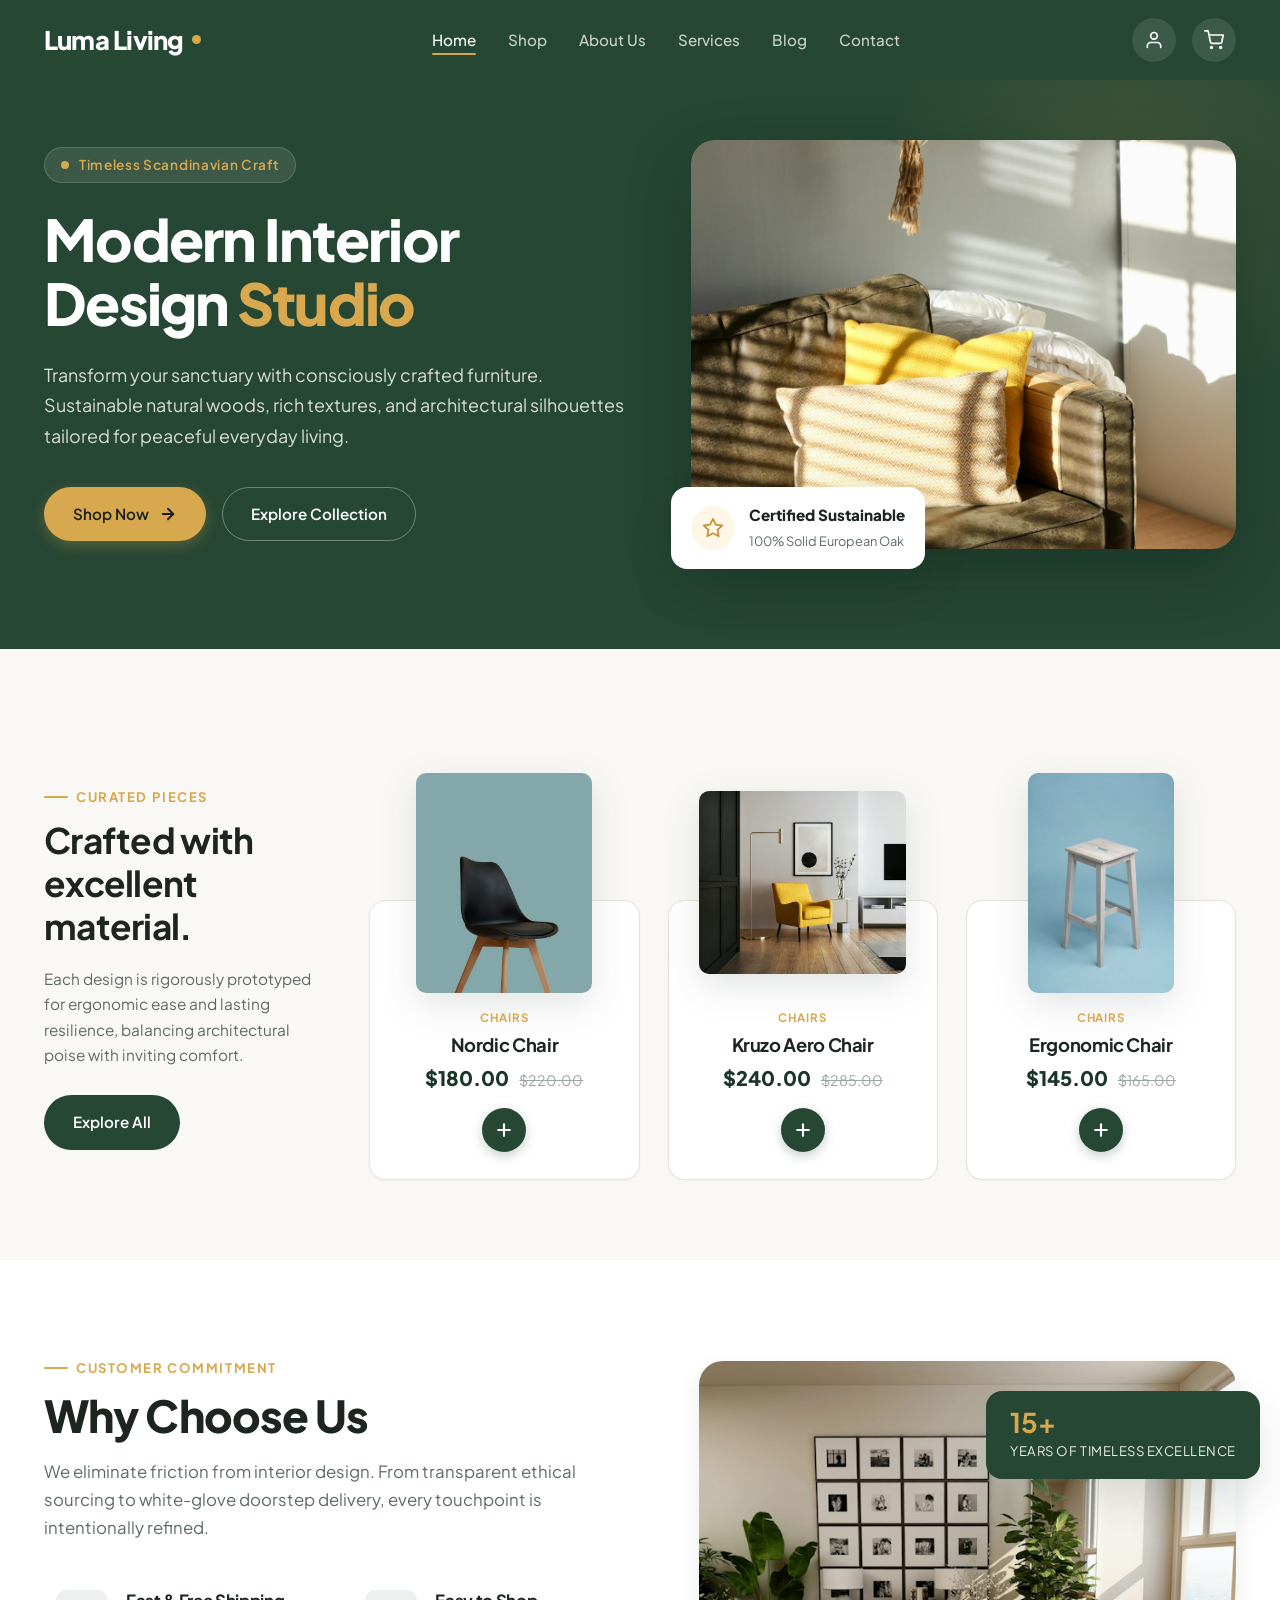
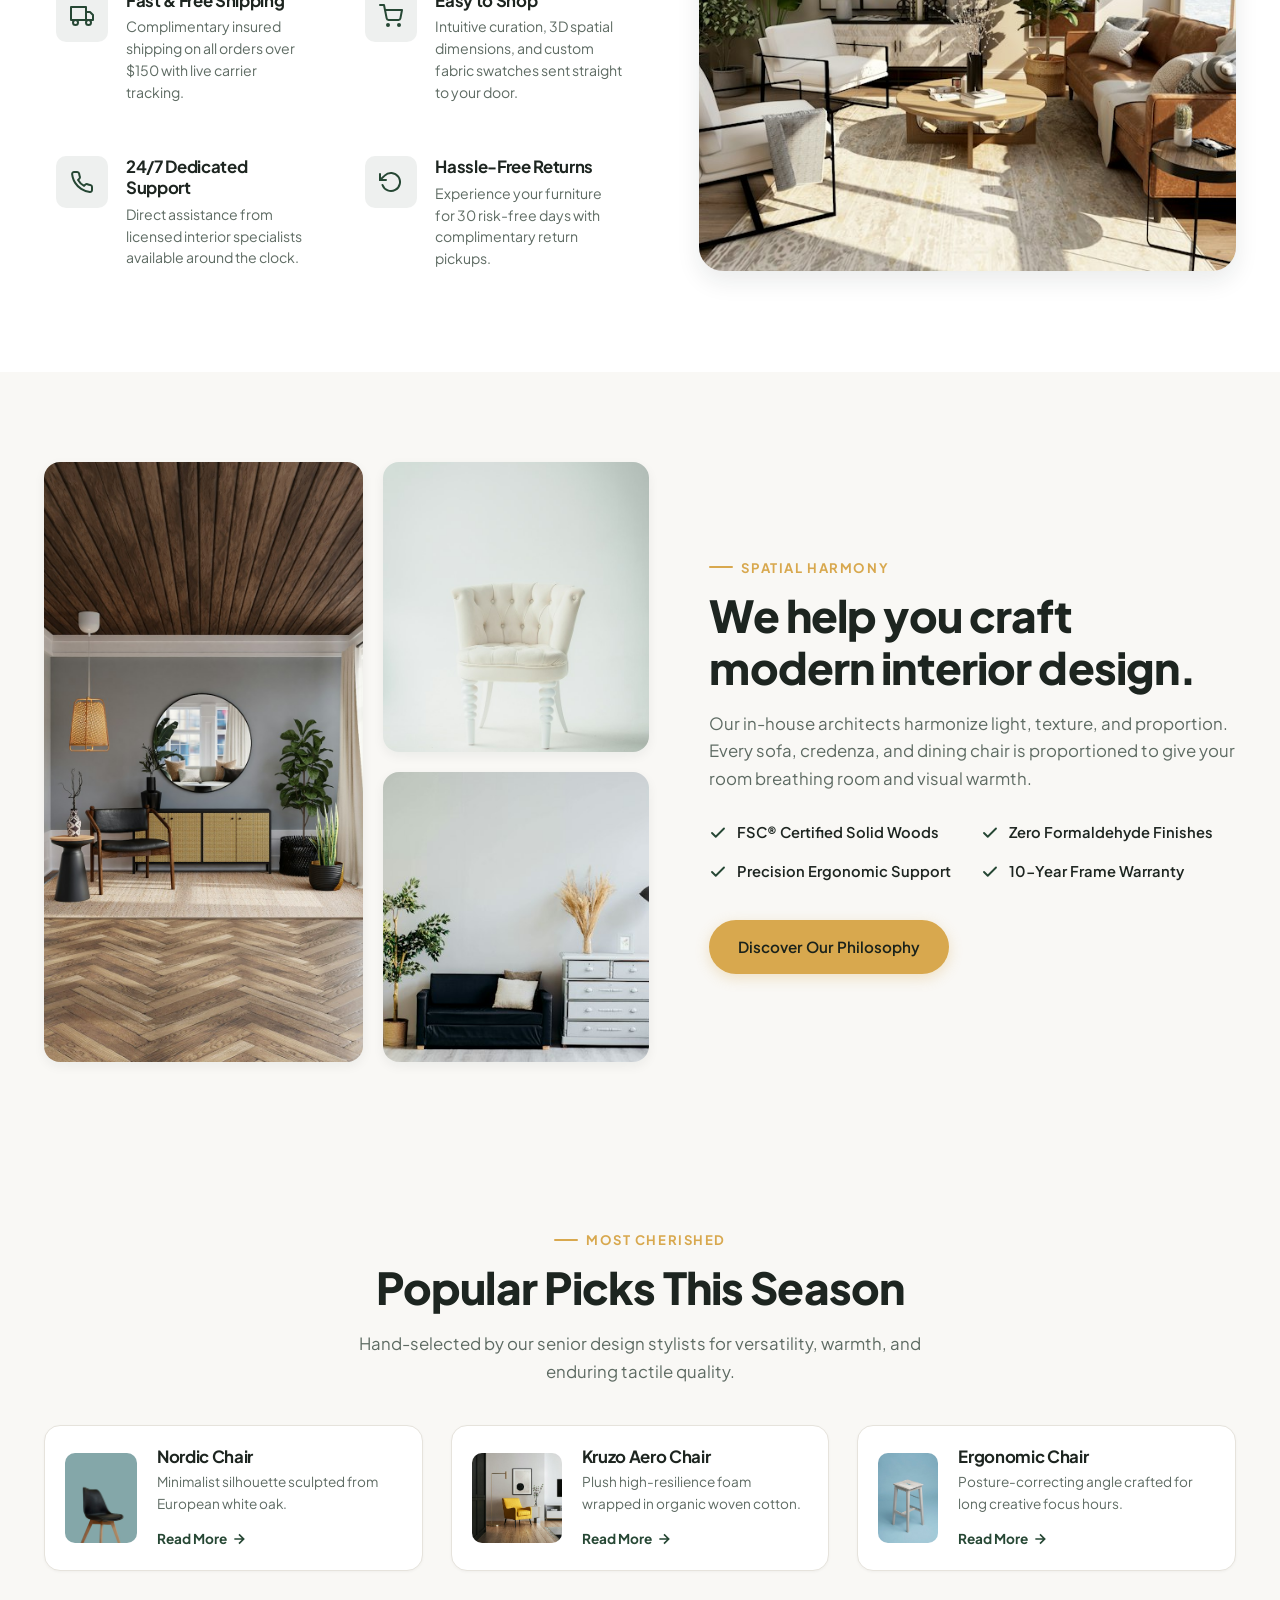
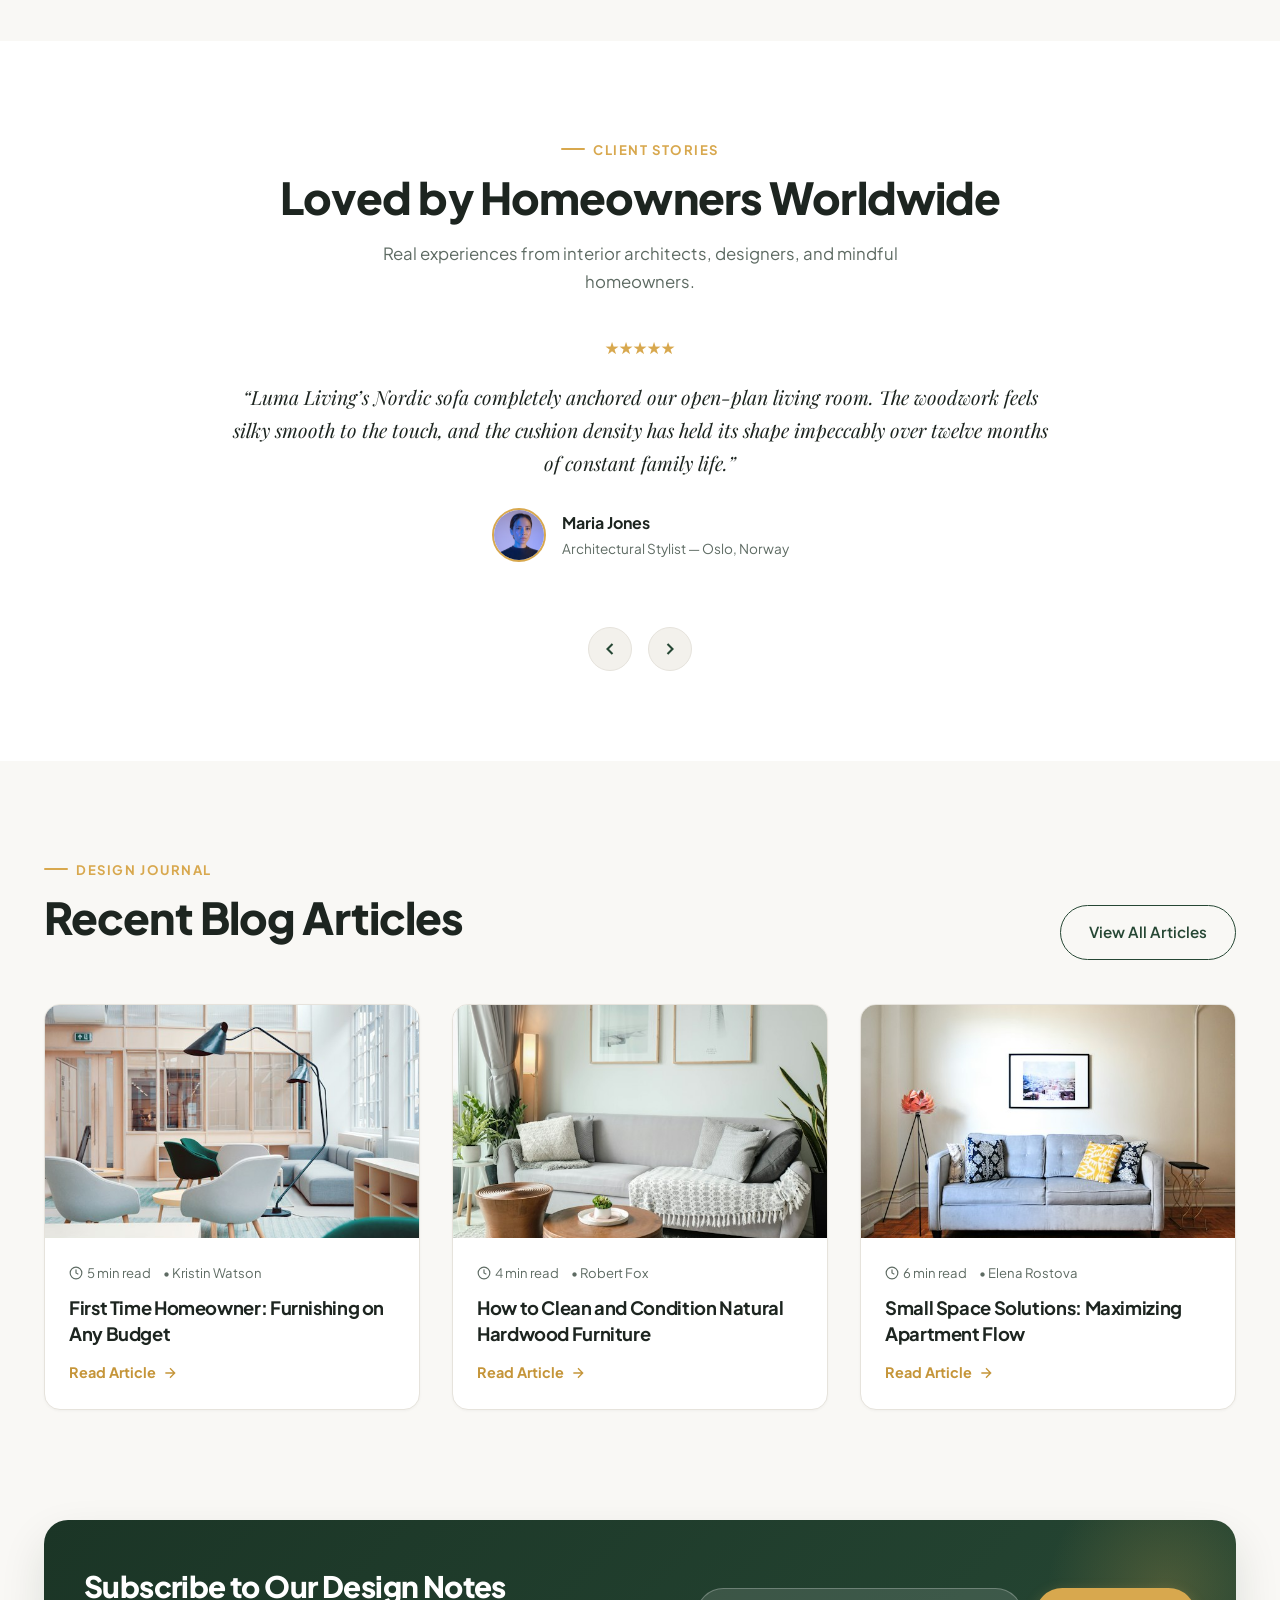
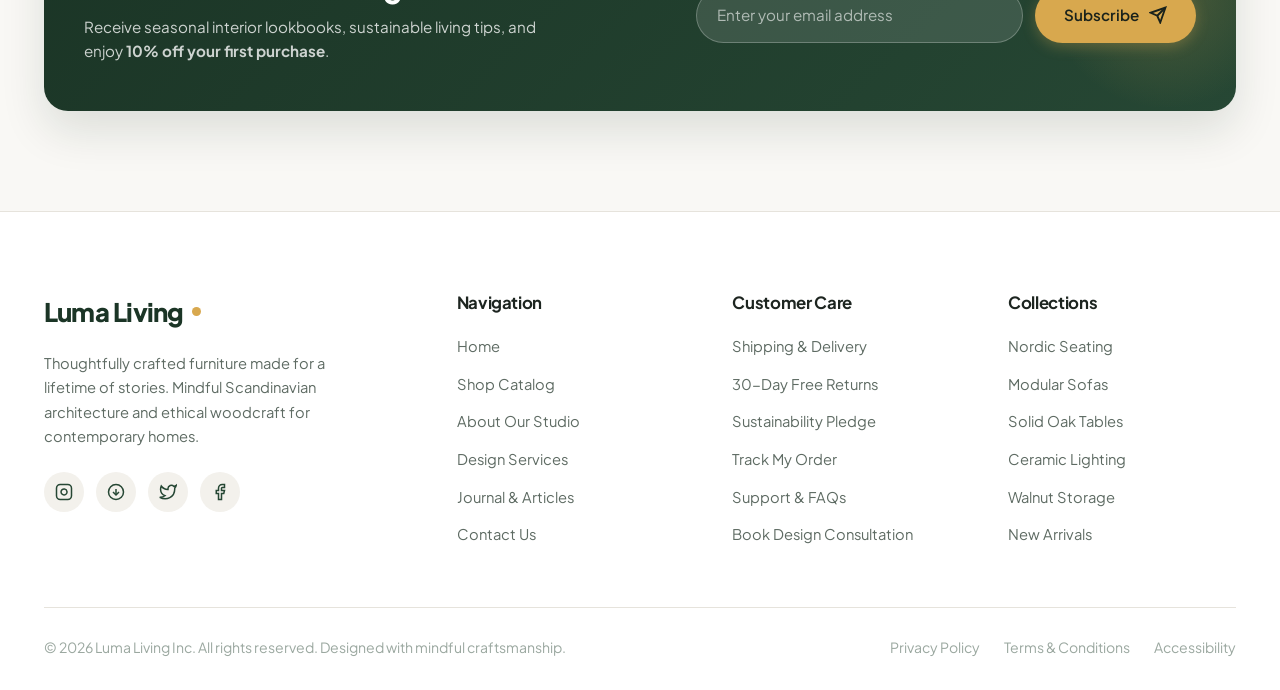
<file: index.html>
<!DOCTYPE html>
<html lang="en">
<head>
  <meta charset="UTF-8">
  <meta name="viewport" content="width=device-width, initial-scale=1.0">
  <title>Luma Living — Modern Scandinavian Furniture & Interior Studio</title>
  <meta name="description" content="Discover handcrafted Scandinavian furniture and mindful interior design for modern homes. Crafted with sustainable materials and timeless elegance.">
  
  <!-- CSS Stylesheets -->
  <link rel="stylesheet" href="css/base.css">
  <link rel="stylesheet" href="css/components.css">
  <link rel="stylesheet" href="css/style.css">
  <link rel="stylesheet" href="css/responsive.css">
  
  <link rel="icon" href="data:image/svg+xml,<svg xmlns='http://www.w3.org/2000/svg' viewBox='0 0 100 100'><text y='.9em' font-size='90'>🌿</text></svg>">
</head>
<body>

  <!-- ========================================================================
       Site Header / Navigation
       ======================================================================== -->
  <header class="site-header">
    <div class="container">
      <nav class="navbar" aria-label="Main Navigation">
        <!-- Brand Logo -->
        <a href="index.html" class="brand-logo" aria-label="Luma Living Homepage">
          Luma Living<span class="logo-dot"></span>
        </a>

        <!-- Navigation Links -->
        <ul class="nav-links" id="mainNavLinks">
          <li><a href="index.html" class="nav-link active">Home</a></li>
          <li><a href="shop.html" class="nav-link">Shop</a></li>
          <li><a href="about.html" class="nav-link">About Us</a></li>
          <li><a href="services.html" class="nav-link">Services</a></li>
          <li><a href="blog.html" class="nav-link">Blog</a></li>
          <li><a href="contact.html" class="nav-link">Contact</a></li>
        </ul>

        <!-- Navigation Actions (User & Cart) -->
        <div class="nav-actions">
          <a href="contact.html" class="nav-action-btn" aria-label="Account Profile" title="Account">
            <svg width="20" height="20" viewBox="0 0 24 24" fill="none" stroke="currentColor" stroke-width="2" stroke-linecap="round" stroke-linejoin="round">
              <path d="M20 21v-2a4 4 0 0 0-4-4H8a4 4 0 0 0-4 4v2"></path>
              <circle cx="12" cy="7" r="4"></circle>
            </svg>
          </a>

          <a href="cart.html" class="nav-action-btn" aria-label="View Shopping Cart" title="Shopping Cart">
            <svg width="20" height="20" viewBox="0 0 24 24" fill="none" stroke="currentColor" stroke-width="2" stroke-linecap="round" stroke-linejoin="round">
              <circle cx="9" cy="21" r="1"></circle>
              <circle cx="20" cy="21" r="1"></circle>
              <path d="M1 1h4l2.68 13.39a2 2 0 0 0 2 1.61h9.72a2 2 0 0 0 2-1.61L23 6H6"></path>
            </svg>
            <span class="cart-badge" style="display: none;">0</span>
          </a>

          <button class="mobile-nav-toggle" aria-label="Toggle navigation menu" aria-expanded="false">
            <span></span>
            <span></span>
            <span></span>
          </button>
        </div>
      </nav>
    </div>
  </header>

  <main id="mainContent">
    <!-- ======================================================================
         1. Hero Section
         ====================================================================== -->
    <section class="hero-section" aria-labelledby="heroTitle">
      <div class="container">
        <div class="hero-grid">
          <div class="hero-content">
            <div class="hero-tag">
              <span class="dot"></span> Timeless Scandinavian Craft
            </div>
            <h1 class="hero-title" id="heroTitle">
              Modern Interior Design <span>Studio</span>
            </h1>
            <p class="hero-lead">
              Transform your sanctuary with consciously crafted furniture. Sustainable natural woods, rich textures, and architectural silhouettes tailored for peaceful everyday living.
            </p>
            <div class="hero-cta-group">
              <a href="shop.html" class="btn btn-primary">
                Shop Now
                <svg width="18" height="18" viewBox="0 0 24 24" fill="none" stroke="currentColor" stroke-width="2.5" stroke-linecap="round" stroke-linejoin="round">
                  <line x1="5" y1="12" x2="19" y2="12"></line>
                  <polyline points="12 5 19 12 12 19"></polyline>
                </svg>
              </a>
              <a href="#featuredCraft" class="btn btn-secondary">Explore Collection</a>
            </div>
          </div>

          <div class="hero-visual-wrap">
            <img src="assets/images/hero-sofa.jpg" alt="Luma Living Modern Scandinavian Lounge Sofa in natural light" class="hero-sofa-img" priority="high">
            <div class="hero-badge-float">
              <div class="badge-icon">
                <svg width="22" height="22" viewBox="0 0 24 24" fill="none" stroke="currentColor" stroke-width="2" stroke-linecap="round" stroke-linejoin="round">
                  <polygon points="12 2 15.09 8.26 22 9.27 17 14.14 18.18 21.02 12 17.77 5.82 21.02 7 14.14 2 9.27 8.91 8.26 12 2"></polygon>
                </svg>
              </div>
              <div class="badge-text">
                <strong>Certified Sustainable</strong>
                <span>100% Solid European Oak</span>
              </div>
            </div>
          </div>
        </div>
      </div>
    </section>

    <!-- ======================================================================
         2. Craftsmanship Showcase (4-Column Layout)
         ====================================================================== -->
    <section class="craftsmanship-section" id="featuredCraft" aria-labelledby="craftTitle">
      <div class="container">
        <div class="craftsmanship-grid">
          <!-- Col 1: Intro Text -->
          <div class="craftsmanship-intro">
            <span class="section-label">Curated Pieces</span>
            <h2 id="craftTitle">Crafted with excellent material.</h2>
            <p>
              Each design is rigorously prototyped for ergonomic ease and lasting resilience, balancing architectural poise with inviting comfort.
            </p>
            <a href="shop.html" class="btn btn-dark">Explore All</a>
          </div>

          <!-- Col 2: Nordic Chair -->
          <article class="product-card" data-id="1">
            <div class="product-img-wrap">
              <img src="assets/images/product-1.jpg" alt="Nordic Lounge Chair in solid oak" loading="lazy">
            </div>
            <span class="product-category-tag">Chairs</span>
            <h3 class="product-title">Nordic Chair</h3>
            <div class="product-price">
              $180.00 <span class="original">$220.00</span>
            </div>
            <button class="product-add-btn" data-add-to-cart="1" aria-label="Add Nordic Chair to Cart" title="Add to Cart">
              <svg width="20" height="20" viewBox="0 0 24 24" fill="none" stroke="currentColor" stroke-width="2.5" stroke-linecap="round" stroke-linejoin="round">
                <line x1="12" y1="5" x2="12" y2="19"></line>
                <line x1="5" y1="12" x2="19" y2="12"></line>
              </svg>
            </button>
          </article>

          <!-- Col 3: Kruzo Aero Chair -->
          <article class="product-card" data-id="2">
            <div class="product-img-wrap">
              <img src="assets/images/product-2.jpg" alt="Kruzo Aero Chair with plush seat" loading="lazy">
            </div>
            <span class="product-category-tag">Chairs</span>
            <h3 class="product-title">Kruzo Aero Chair</h3>
            <div class="product-price">
              $240.00 <span class="original">$285.00</span>
            </div>
            <button class="product-add-btn" data-add-to-cart="2" aria-label="Add Kruzo Aero Chair to Cart" title="Add to Cart">
              <svg width="20" height="20" viewBox="0 0 24 24" fill="none" stroke="currentColor" stroke-width="2.5" stroke-linecap="round" stroke-linejoin="round">
                <line x1="12" y1="5" x2="12" y2="19"></line>
                <line x1="5" y1="12" x2="19" y2="12"></line>
              </svg>
            </button>
          </article>

          <!-- Col 4: Ergonomic Chair -->
          <article class="product-card" data-id="3">
            <div class="product-img-wrap">
              <img src="assets/images/product-3.jpg" alt="Ergonomic Studio Stool with lumbar support" loading="lazy">
            </div>
            <span class="product-category-tag">Chairs</span>
            <h3 class="product-title">Ergonomic Chair</h3>
            <div class="product-price">
              $145.00 <span class="original">$165.00</span>
            </div>
            <button class="product-add-btn" data-add-to-cart="3" aria-label="Add Ergonomic Chair to Cart" title="Add to Cart">
              <svg width="20" height="20" viewBox="0 0 24 24" fill="none" stroke="currentColor" stroke-width="2.5" stroke-linecap="round" stroke-linejoin="round">
                <line x1="12" y1="5" x2="12" y2="19"></line>
                <line x1="5" y1="12" x2="19" y2="12"></line>
              </svg>
            </button>
          </article>
        </div>
      </div>
    </section>

    <!-- ======================================================================
         3. Why Choose Us Section
         ====================================================================== -->
    <section class="why-choose-section" aria-labelledby="whyChooseTitle">
      <div class="container">
        <div class="why-choose-grid">
          <div class="why-choose-content">
            <span class="section-label">Customer Commitment</span>
            <h2 class="section-title" id="whyChooseTitle">Why Choose Us</h2>
            <p class="section-subtitle">
              We eliminate friction from interior design. From transparent ethical sourcing to white-glove doorstep delivery, every touchpoint is intentionally refined.
            </p>

            <div class="benefits-grid">
              <div class="benefit-card">
                <div class="benefit-icon-wrap">
                  <svg width="24" height="24" viewBox="0 0 24 24" fill="none" stroke="currentColor" stroke-width="2" stroke-linecap="round" stroke-linejoin="round">
                    <rect x="1" y="3" width="15" height="13"></rect>
                    <polygon points="16 8 20 8 23 11 23 16 16 16 16 8"></polygon>
                    <circle cx="5.5" cy="18.5" r="2.5"></circle>
                    <circle cx="18.5" cy="18.5" r="2.5"></circle>
                  </svg>
                </div>
                <div class="benefit-content">
                  <h3>Fast & Free Shipping</h3>
                  <p>Complimentary insured shipping on all orders over $150 with live carrier tracking.</p>
                </div>
              </div>

              <div class="benefit-card">
                <div class="benefit-icon-wrap">
                  <svg width="24" height="24" viewBox="0 0 24 24" fill="none" stroke="currentColor" stroke-width="2" stroke-linecap="round" stroke-linejoin="round">
                    <circle cx="9" cy="21" r="1"></circle>
                    <circle cx="20" cy="21" r="1"></circle>
                    <path d="M1 1h4l2.68 13.39a2 2 0 0 0 2 1.61h9.72a2 2 0 0 0 2-1.61L23 6H6"></path>
                  </svg>
                </div>
                <div class="benefit-content">
                  <h3>Easy to Shop</h3>
                  <p>Intuitive curation, 3D spatial dimensions, and custom fabric swatches sent straight to your door.</p>
                </div>
              </div>

              <div class="benefit-card">
                <div class="benefit-icon-wrap">
                  <svg width="24" height="24" viewBox="0 0 24 24" fill="none" stroke="currentColor" stroke-width="2" stroke-linecap="round" stroke-linejoin="round">
                    <path d="M22 16.92v3a2 2 0 0 1-2.18 2 19.79 19.79 0 0 1-8.63-3.07 19.5 19.5 0 0 1-6-6 19.79 19.79 0 0 1-3.07-8.67A2 2 0 0 1 4.11 2h3a2 2 0 0 1 2 1.72 12.84 12.84 0 0 0 .7 2.81 2 2 0 0 1-.45 2.11L8.09 9.91a16 16 0 0 0 6 6l1.27-1.27a2 2 0 0 1 2.11-.45 12.84 12.84 0 0 0 2.81.7A2 2 0 0 1 22 16.92z"></path>
                  </svg>
                </div>
                <div class="benefit-content">
                  <h3>24/7 Dedicated Support</h3>
                  <p>Direct assistance from licensed interior specialists available around the clock.</p>
                </div>
              </div>

              <div class="benefit-card">
                <div class="benefit-icon-wrap">
                  <svg width="24" height="24" viewBox="0 0 24 24" fill="none" stroke="currentColor" stroke-width="2" stroke-linecap="round" stroke-linejoin="round">
                    <polyline points="1 4 1 10 7 10"></polyline>
                    <path d="M3.51 15a9 9 0 1 0 2.13-9.36L1 10"></path>
                  </svg>
                </div>
                <div class="benefit-content">
                  <h3>Hassle-Free Returns</h3>
                  <p>Experience your furniture for 30 risk-free days with complimentary return pickups.</p>
                </div>
              </div>
            </div>
          </div>

          <div class="why-choose-visual">
            <img src="assets/images/why-choose-us.jpg" alt="Luma Living natural interior room styling" class="why-choose-img" loading="lazy">
            <div class="why-badge-card">
              <strong>15+</strong>
              <span>Years of Timeless Excellence</span>
            </div>
          </div>
        </div>
      </div>
    </section>

    <!-- ======================================================================
         4. Modern Interior Design Promotional Section
         ====================================================================== -->
    <section class="modern-interior-section" aria-labelledby="interiorPromoTitle">
      <div class="container">
        <div class="interior-split-grid">
          <!-- Gallery Collage -->
          <div class="interior-gallery-grid">
            <img src="assets/images/interior-1.jpg" alt="Modern Scandinavian living lounge layout" class="interior-img-large" loading="lazy">
            <div class="interior-stack">
              <img src="assets/images/interior-2.jpg" alt="Minimalist armchair aesthetic detail" class="interior-img-sub" loading="lazy">
              <img src="assets/images/interior-3.jpg" alt="Architectural dining and warm lighting" class="interior-img-sub" loading="lazy">
            </div>
          </div>

          <!-- Content Column -->
          <div class="interior-promo-content">
            <span class="section-label">Spatial Harmony</span>
            <h2 class="section-title" id="interiorPromoTitle">We help you craft modern interior design.</h2>
            <p class="section-subtitle">
              Our in-house architects harmonize light, texture, and proportion. Every sofa, credenza, and dining chair is proportioned to give your room breathing room and visual warmth.
            </p>

            <div class="feature-check-list">
              <div class="feature-check-item">
                <svg width="18" height="18" viewBox="0 0 24 24" fill="none" stroke="currentColor" stroke-width="2.5" stroke-linecap="round" stroke-linejoin="round">
                  <polyline points="20 6 9 17 4 12"></polyline>
                </svg>
                <span>FSC® Certified Solid Woods</span>
              </div>
              <div class="feature-check-item">
                <svg width="18" height="18" viewBox="0 0 24 24" fill="none" stroke="currentColor" stroke-width="2.5" stroke-linecap="round" stroke-linejoin="round">
                  <polyline points="20 6 9 17 4 12"></polyline>
                </svg>
                <span>Zero Formaldehyde Finishes</span>
              </div>
              <div class="feature-check-item">
                <svg width="18" height="18" viewBox="0 0 24 24" fill="none" stroke="currentColor" stroke-width="2.5" stroke-linecap="round" stroke-linejoin="round">
                  <polyline points="20 6 9 17 4 12"></polyline>
                </svg>
                <span>Precision Ergonomic Support</span>
              </div>
              <div class="feature-check-item">
                <svg width="18" height="18" viewBox="0 0 24 24" fill="none" stroke="currentColor" stroke-width="2.5" stroke-linecap="round" stroke-linejoin="round">
                  <polyline points="20 6 9 17 4 12"></polyline>
                </svg>
                <span>10-Year Frame Warranty</span>
              </div>
            </div>

            <a href="about.html" class="btn btn-primary">Discover Our Philosophy</a>
          </div>
        </div>
      </div>
    </section>

    <!-- ======================================================================
         5. Popular Picks Trio
         ====================================================================== -->
    <section class="popular-picks-section" aria-labelledby="popularPicksTitle">
      <div class="container">
        <div style="text-align: center; max-width: 620px; margin: 0 auto;">
          <span class="section-label">Most Cherished</span>
          <h2 class="section-title" id="popularPicksTitle">Popular Picks This Season</h2>
          <p class="section-subtitle" style="margin: 0 auto;">
            Hand-selected by our senior design stylists for versatility, warmth, and enduring tactile quality.
          </p>
        </div>

        <div class="picks-grid">
          <div class="pick-card">
            <img src="assets/images/product-1.jpg" alt="Nordic Chair" class="pick-img" loading="lazy">
            <div class="pick-details">
              <h4>Nordic Chair</h4>
              <p>Minimalist silhouette sculpted from European white oak.</p>
              <a href="shop.html" class="read-link">
                Read More
                <svg width="16" height="16" viewBox="0 0 24 24" fill="none" stroke="currentColor" stroke-width="2.5">
                  <path d="M5 12h14M12 5l7 7-7 7"/>
                </svg>
              </a>
            </div>
          </div>

          <div class="pick-card">
            <img src="assets/images/product-2.jpg" alt="Kruzo Aero Chair" class="pick-img" loading="lazy">
            <div class="pick-details">
              <h4>Kruzo Aero Chair</h4>
              <p>Plush high-resilience foam wrapped in organic woven cotton.</p>
              <a href="shop.html" class="read-link">
                Read More
                <svg width="16" height="16" viewBox="0 0 24 24" fill="none" stroke="currentColor" stroke-width="2.5">
                  <path d="M5 12h14M12 5l7 7-7 7"/>
                </svg>
              </a>
            </div>
          </div>

          <div class="pick-card">
            <img src="assets/images/product-3.jpg" alt="Ergonomic Studio Stool" class="pick-img" loading="lazy">
            <div class="pick-details">
              <h4>Ergonomic Chair</h4>
              <p>Posture-correcting angle crafted for long creative focus hours.</p>
              <a href="shop.html" class="read-link">
                Read More
                <svg width="16" height="16" viewBox="0 0 24 24" fill="none" stroke="currentColor" stroke-width="2.5">
                  <path d="M5 12h14M12 5l7 7-7 7"/>
                </svg>
              </a>
            </div>
          </div>
        </div>
      </div>
    </section>

    <!-- ======================================================================
         6. Customer Testimonials Section
         ====================================================================== -->
    <section class="testimonials-section" aria-labelledby="testimonialsTitle">
      <div class="container">
        <span class="section-label">Client Stories</span>
        <h2 class="section-title" id="testimonialsTitle">Loved by Homeowners Worldwide</h2>
        <p class="section-subtitle" style="margin: 0 auto;">
          Real experiences from interior architects, designers, and mindful homeowners.
        </p>

        <div class="testimonial-slider-wrap">
          <div class="testimonial-track">
            <!-- Slide 1 -->
            <div class="testimonial-card active">
              <div class="stars-rating" aria-label="5 stars rating">
                ★★★★★
              </div>
              <blockquote class="testimonial-quote">
                “Luma Living’s Nordic sofa completely anchored our open-plan living room. The woodwork feels silky smooth to the touch, and the cushion density has held its shape impeccably over twelve months of constant family life.”
              </blockquote>
              <div class="testimonial-author">
                <img src="assets/images/avatar-1.jpg" alt="Maria Jones portrait" class="author-avatar" loading="lazy">
                <div class="author-info">
                  <strong>Maria Jones</strong>
                  <span>Architectural Stylist — Oslo, Norway</span>
                </div>
              </div>
            </div>

            <!-- Slide 2 -->
            <div class="testimonial-card">
              <div class="stars-rating" aria-label="5 stars rating">
                ★★★★★
              </div>
              <blockquote class="testimonial-quote">
                “Finding authentic solid oak furniture without prohibitive retail markups was difficult until we discovered Luma Living. Delivery arrived right on time, flawlessly packaged with zero plastic waste.”
              </blockquote>
              <div class="testimonial-author">
                <img src="assets/images/avatar-2.jpg" alt="David Chen portrait" class="author-avatar" loading="lazy">
                <div class="author-info">
                  <strong>David Chen</strong>
                  <span>Interior Enthusiast — San Francisco, USA</span>
                </div>
              </div>
            </div>

            <!-- Slide 3 -->
            <div class="testimonial-card">
              <div class="stars-rating" aria-label="5 stars rating">
                ★★★★★
              </div>
              <blockquote class="testimonial-quote">
                “The Kruzo Aero chairs added just the right amount of warm organic minimalism to our dining studio. The proportion, joinery, and tactile comfort exceed pieces that cost double the price.”
              </blockquote>
              <div class="testimonial-author">
                <img src="assets/images/avatar-3.jpg" alt="Sophia Larsson portrait" class="author-avatar" loading="lazy">
                <div class="author-info">
                  <strong>Sophia Larsson</strong>
                  <span>Design Director — Stockholm, Sweden</span>
                </div>
              </div>
            </div>
          </div>

          <div class="testimonial-controls">
            <button class="slider-arrow-btn" id="prevTestimonial" aria-label="Previous Testimonial">
              <svg width="20" height="20" viewBox="0 0 24 24" fill="none" stroke="currentColor" stroke-width="2.5">
                <path d="M15 18l-6-6 6-6"/>
              </svg>
            </button>
            <button class="slider-arrow-btn" id="nextTestimonial" aria-label="Next Testimonial">
              <svg width="20" height="20" viewBox="0 0 24 24" fill="none" stroke="currentColor" stroke-width="2.5">
                <path d="M9 18l6-6-6-6"/>
              </svg>
            </button>
          </div>
        </div>
      </div>
    </section>

    <!-- ======================================================================
         7. Recent Blog Articles
         ====================================================================== -->
    <section class="blog-section" aria-labelledby="blogTitle">
      <div class="container">
        <div class="blog-header-row">
          <div>
            <span class="section-label">Design Journal</span>
            <h2 class="section-title" id="blogTitle">Recent Blog Articles</h2>
          </div>
          <a href="blog.html" class="btn btn-outline-dark">View All Articles</a>
        </div>

        <div class="blog-grid">
          <!-- Article 1 -->
          <article class="blog-card">
            <div class="blog-img-wrap">
              <img src="assets/images/blog-1.jpg" alt="Modern room with natural lighting and furniture" loading="lazy">
            </div>
            <div class="blog-body">
              <div class="blog-meta">
                <span>
                  <svg width="14" height="14" viewBox="0 0 24 24" fill="none" stroke="currentColor" stroke-width="2">
                    <circle cx="12" cy="12" r="10"></circle>
                    <polyline points="12 6 12 12 16 14"></polyline>
                  </svg>
                  5 min read
                </span>
                <span>• Kristin Watson</span>
              </div>
              <h3 class="blog-card-title">
                <a href="blog.html">First Time Homeowner: Furnishing on Any Budget</a>
              </h3>
              <a href="blog.html" class="blog-card-link">
                Read Article
                <svg width="16" height="16" viewBox="0 0 24 24" fill="none" stroke="currentColor" stroke-width="2">
                  <path d="M5 12h14M12 5l7 7-7 7"/>
                </svg>
              </a>
            </div>
          </article>

          <!-- Article 2 -->
          <article class="blog-card">
            <div class="blog-img-wrap">
              <img src="assets/images/blog-2.jpg" alt="Close-up of wooden grains and interior decor" loading="lazy">
            </div>
            <div class="blog-body">
              <div class="blog-meta">
                <span>
                  <svg width="14" height="14" viewBox="0 0 24 24" fill="none" stroke="currentColor" stroke-width="2">
                    <circle cx="12" cy="12" r="10"></circle>
                    <polyline points="12 6 12 12 16 14"></polyline>
                  </svg>
                  4 min read
                </span>
                <span>• Robert Fox</span>
              </div>
              <h3 class="blog-card-title">
                <a href="blog.html">How to Clean and Condition Natural Hardwood Furniture</a>
              </h3>
              <a href="blog.html" class="blog-card-link">
                Read Article
                <svg width="16" height="16" viewBox="0 0 24 24" fill="none" stroke="currentColor" stroke-width="2">
                  <path d="M5 12h14M12 5l7 7-7 7"/>
                </svg>
              </a>
            </div>
          </article>

          <!-- Article 3 -->
          <article class="blog-card">
            <div class="blog-img-wrap">
              <img src="assets/images/blog-3.jpg" alt="Bright minimalist apartment space" loading="lazy">
            </div>
            <div class="blog-body">
              <div class="blog-meta">
                <span>
                  <svg width="14" height="14" viewBox="0 0 24 24" fill="none" stroke="currentColor" stroke-width="2">
                    <circle cx="12" cy="12" r="10"></circle>
                    <polyline points="12 6 12 12 16 14"></polyline>
                  </svg>
                  6 min read
                </span>
                <span>• Elena Rostova</span>
              </div>
              <h3 class="blog-card-title">
                <a href="blog.html">Small Space Solutions: Maximizing Apartment Flow</a>
              </h3>
              <a href="blog.html" class="blog-card-link">
                Read Article
                <svg width="16" height="16" viewBox="0 0 24 24" fill="none" stroke="currentColor" stroke-width="2">
                  <path d="M5 12h14M12 5l7 7-7 7"/>
                </svg>
              </a>
            </div>
          </article>
        </div>
      </div>
    </section>

    <!-- ======================================================================
         8. Newsletter Subscription Interface
         ====================================================================== -->
    <section class="newsletter-section" aria-labelledby="newsletterTitle">
      <div class="container">
        <div class="newsletter-card">
          <div class="newsletter-info">
            <h3 id="newsletterTitle">Subscribe to Our Design Notes</h3>
            <p>
              Receive seasonal interior lookbooks, sustainable living tips, and enjoy <strong>10% off your first purchase</strong>.
            </p>
          </div>
          <form class="newsletter-form" aria-label="Newsletter Subscription Form">
            <input type="email" class="newsletter-input" placeholder="Enter your email address" required aria-label="Email Address">
            <button type="submit" class="btn btn-primary">
              Subscribe
              <svg width="18" height="18" viewBox="0 0 24 24" fill="none" stroke="currentColor" stroke-width="2.5">
                <line x1="22" y1="2" x2="11" y2="13"></line>
                <polygon points="22 2 15 22 11 13 2 9 22 2"></polygon>
              </svg>
            </button>
          </form>
        </div>
      </div>
    </section>
  </main>

  <!-- ========================================================================
       Multi-Column Footer
       ======================================================================== -->
  <footer class="site-footer">
    <div class="container">
      <div class="footer-top-grid">
        <!-- Col 1: Brand Info -->
        <div class="footer-brand">
          <a href="index.html" class="brand-logo" style="color: var(--color-primary-dark);">
            Luma Living<span class="logo-dot"></span>
          </a>
          <p>
            Thoughtfully crafted furniture made for a lifetime of stories. Mindful Scandinavian architecture and ethical woodcraft for contemporary homes.
          </p>
          <div class="social-links" aria-label="Social Media Channels">
            <a href="#" class="social-link" aria-label="Instagram">
              <svg width="18" height="18" viewBox="0 0 24 24" fill="none" stroke="currentColor" stroke-width="2"><rect x="2" y="2" width="20" height="20" rx="5" ry="5"></rect><path d="M16 11.37A4 4 0 1 1 12.63 8 4 4 0 0 1 16 11.37z"></path><line x1="17.5" y1="6.5" x2="17.51" y2="6.5"></line></svg>
            </a>
            <a href="#" class="social-link" aria-label="Pinterest">
              <svg width="18" height="18" viewBox="0 0 24 24" fill="none" stroke="currentColor" stroke-width="2"><circle cx="12" cy="12" r="10"></circle><path d="m8 12 4 4 4-4"></path><path d="M12 8v8"></path></svg>
            </a>
            <a href="#" class="social-link" aria-label="Twitter">
              <svg width="18" height="18" viewBox="0 0 24 24" fill="none" stroke="currentColor" stroke-width="2"><path d="M23 3a10.9 10.9 0 0 1-3.14 1.53 4.48 4.48 0 0 0-7.86 3v1A10.66 10.66 0 0 1 3 4s-4 9 5 13a11.64 11.64 0 0 1-7 2c9 5 20 0 20-11.5a4.5 4.5 0 0 0-.08-.83A7.72 7.72 0 0 0 23 3z"></path></svg>
            </a>
            <a href="#" class="social-link" aria-label="Facebook">
              <svg width="18" height="18" viewBox="0 0 24 24" fill="none" stroke="currentColor" stroke-width="2"><path d="M18 2h-3a5 5 0 0 0-5 5v3H7v4h3v8h4v-8h3l1-4h-4V7a1 1 0 0 1 1-1h3z"></path></svg>
            </a>
          </div>
        </div>

        <!-- Col 2: Navigation Links -->
        <div class="footer-col">
          <h4>Navigation</h4>
          <ul class="footer-nav-list">
            <li><a href="index.html">Home</a></li>
            <li><a href="shop.html">Shop Catalog</a></li>
            <li><a href="about.html">About Our Studio</a></li>
            <li><a href="services.html">Design Services</a></li>
            <li><a href="blog.html">Journal & Articles</a></li>
            <li><a href="contact.html">Contact Us</a></li>
          </ul>
        </div>

        <!-- Col 3: Customer Care -->
        <div class="footer-col">
          <h4>Customer Care</h4>
          <ul class="footer-nav-list">
            <li><a href="services.html">Shipping & Delivery</a></li>
            <li><a href="services.html">30-Day Free Returns</a></li>
            <li><a href="about.html">Sustainability Pledge</a></li>
            <li><a href="contact.html">Track My Order</a></li>
            <li><a href="contact.html">Support & FAQs</a></li>
            <li><a href="contact.html">Book Design Consultation</a></li>
          </ul>
        </div>

        <!-- Col 4: Collections -->
        <div class="footer-col">
          <h4>Collections</h4>
          <ul class="footer-nav-list">
            <li><a href="shop.html">Nordic Seating</a></li>
            <li><a href="shop.html">Modular Sofas</a></li>
            <li><a href="shop.html">Solid Oak Tables</a></li>
            <li><a href="shop.html">Ceramic Lighting</a></li>
            <li><a href="shop.html">Walnut Storage</a></li>
            <li><a href="shop.html">New Arrivals</a></li>
          </ul>
        </div>
      </div>

      <div class="footer-bottom">
        <p>&copy; <span id="currentYear">2026</span> Luma Living Inc. All rights reserved. Designed with mindful craftsmanship.</p>
        <div class="footer-bottom-links">
          <a href="#">Privacy Policy</a>
          <a href="#">Terms & Conditions</a>
          <a href="#">Accessibility</a>
        </div>
      </div>
    </div>
  </footer>

  <!-- Scripts -->
  <script src="js/products.js"></script>
  <script src="js/cart.js"></script>
  <script src="js/main.js"></script>
</body>
</html>
</file>
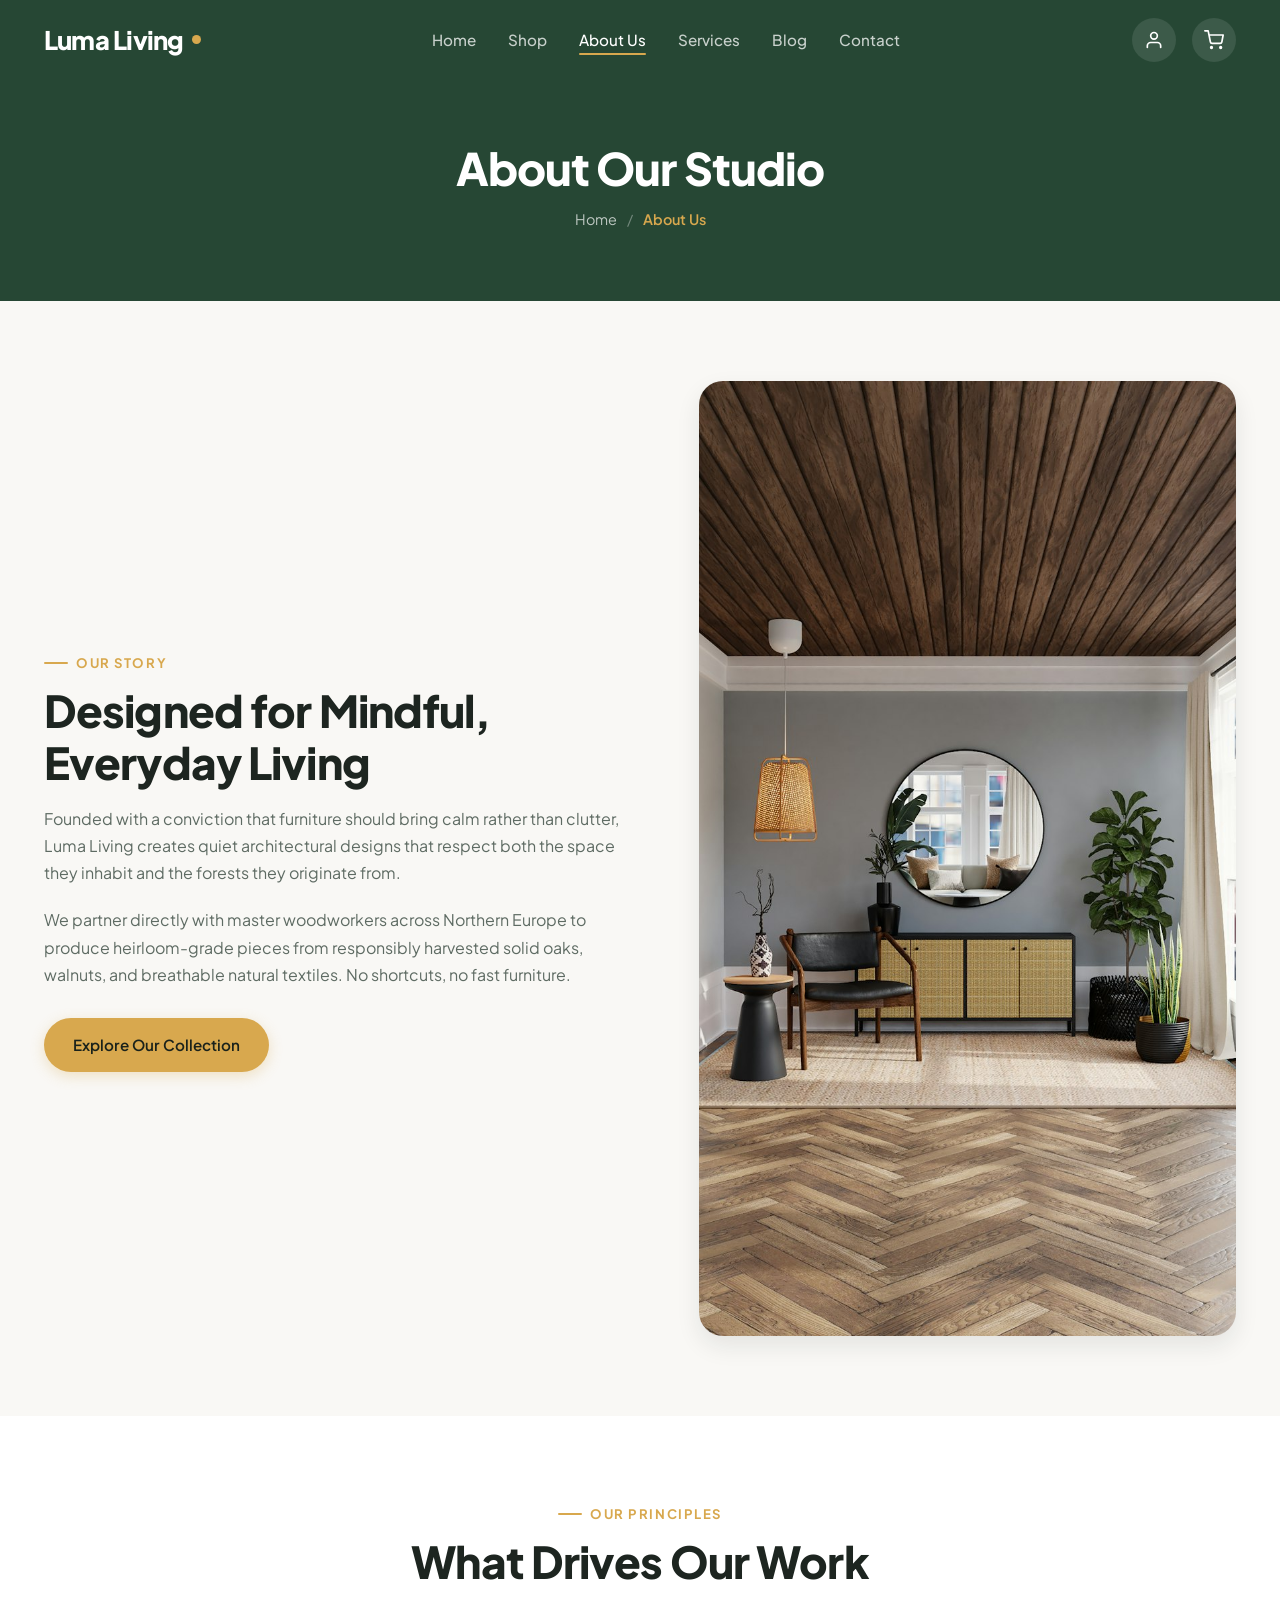
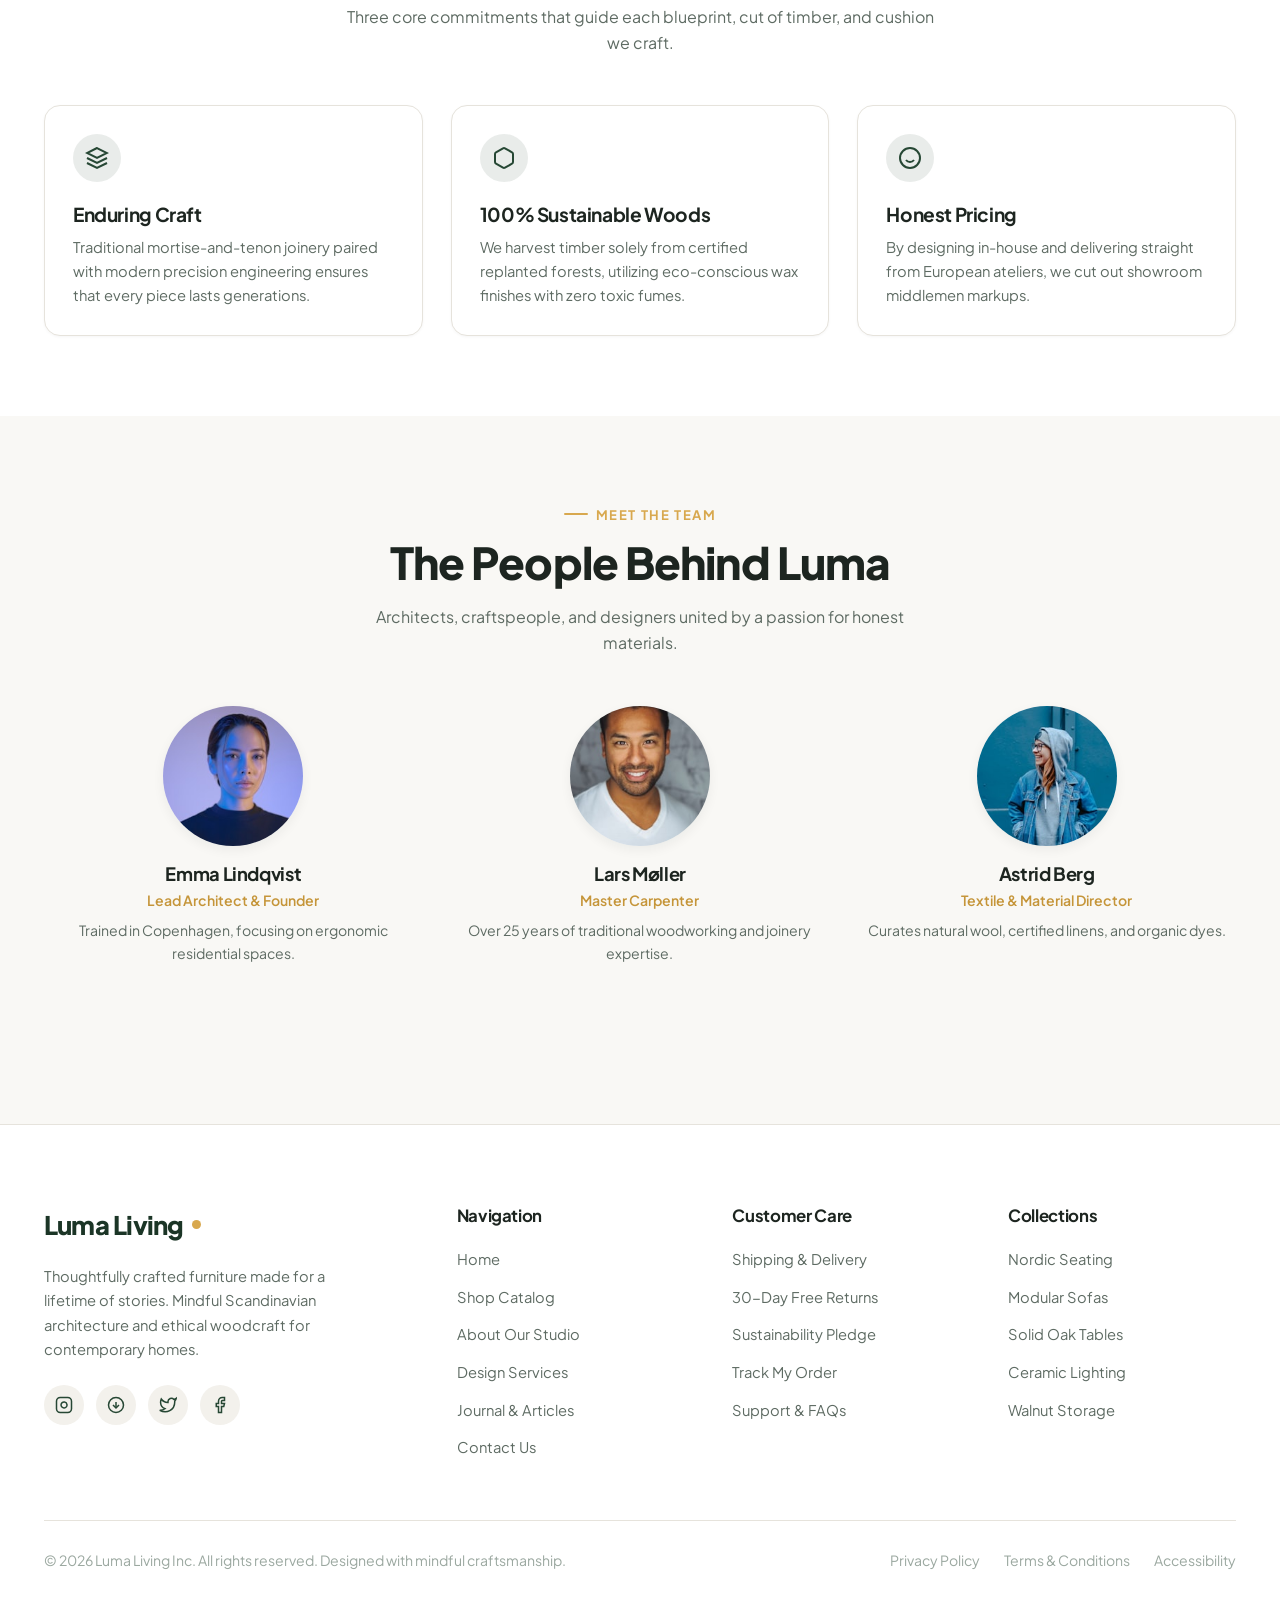
<file: about.html>
<!DOCTYPE html>
<html lang="en">
<head>
  <meta charset="UTF-8">
  <meta name="viewport" content="width=device-width, initial-scale=1.0">
  <title>About Our Studio — Luma Living</title>
  <meta name="description" content="Discover Luma Living's commitment to sustainable woodcraft, mindful living, and Scandinavian interior architecture.">
  
  <link rel="stylesheet" href="css/base.css">
  <link rel="stylesheet" href="css/components.css">
  <link rel="stylesheet" href="css/style.css">
  <link rel="stylesheet" href="css/shop.css">
  <link rel="stylesheet" href="css/responsive.css">
  
  <link rel="icon" href="data:image/svg+xml,<svg xmlns='http://www.w3.org/2000/svg' viewBox='0 0 100 100'><text y='.9em' font-size='90'>🌿</text></svg>">
</head>
<body>

  <!-- Site Header -->
  <header class="site-header">
    <div class="container">
      <nav class="navbar" aria-label="Main Navigation">
        <a href="index.html" class="brand-logo" aria-label="Luma Living Homepage">
          Luma Living<span class="logo-dot"></span>
        </a>

        <ul class="nav-links" id="mainNavLinks">
          <li><a href="index.html" class="nav-link">Home</a></li>
          <li><a href="shop.html" class="nav-link">Shop</a></li>
          <li><a href="about.html" class="nav-link active">About Us</a></li>
          <li><a href="services.html" class="nav-link">Services</a></li>
          <li><a href="blog.html" class="nav-link">Blog</a></li>
          <li><a href="contact.html" class="nav-link">Contact</a></li>
        </ul>

        <div class="nav-actions">
          <a href="contact.html" class="nav-action-btn" aria-label="Account Profile" title="Account">
            <svg width="20" height="20" viewBox="0 0 24 24" fill="none" stroke="currentColor" stroke-width="2" stroke-linecap="round" stroke-linejoin="round">
              <path d="M20 21v-2a4 4 0 0 0-4-4H8a4 4 0 0 0-4 4v2"></path>
              <circle cx="12" cy="7" r="4"></circle>
            </svg>
          </a>

          <a href="cart.html" class="nav-action-btn" aria-label="View Shopping Cart" title="Shopping Cart">
            <svg width="20" height="20" viewBox="0 0 24 24" fill="none" stroke="currentColor" stroke-width="2" stroke-linecap="round" stroke-linejoin="round">
              <circle cx="9" cy="21" r="1"></circle>
              <circle cx="20" cy="21" r="1"></circle>
              <path d="M1 1h4l2.68 13.39a2 2 0 0 0 2 1.61h9.72a2 2 0 0 0 2-1.61L23 6H6"></path>
            </svg>
            <span class="cart-badge" style="display: none;">0</span>
          </a>

          <button class="mobile-nav-toggle" aria-label="Toggle navigation menu" aria-expanded="false">
            <span></span>
            <span></span>
            <span></span>
          </button>
        </div>
      </nav>
    </div>
  </header>

  <main id="mainContent">
    <!-- Breadcrumb Header -->
    <section class="page-header">
      <div class="container">
        <h1 class="page-header-title">About Our Studio</h1>
        <div class="breadcrumbs">
          <a href="index.html">Home</a>
          <span class="sep">/</span>
          <span class="current">About Us</span>
        </div>
      </div>
    </section>

    <!-- Brand Story Section -->
    <section style="padding: 80px 0;">
      <div class="container">
        <div class="why-choose-grid">
          <div>
            <span class="section-label">Our Story</span>
            <h2 class="section-title">Designed for Mindful, Everyday Living</h2>
            <p style="color: var(--color-text-muted); line-height: 1.7; margin-bottom: 20px;">
              Founded with a conviction that furniture should bring calm rather than clutter, Luma Living creates quiet architectural designs that respect both the space they inhabit and the forests they originate from.
            </p>
            <p style="color: var(--color-text-muted); line-height: 1.7; margin-bottom: 30px;">
              We partner directly with master woodworkers across Northern Europe to produce heirloom-grade pieces from responsibly harvested solid oaks, walnuts, and breathable natural textiles. No shortcuts, no fast furniture.
            </p>
            <a href="shop.html" class="btn btn-primary">Explore Our Collection</a>
          </div>
          <div>
            <img src="assets/images/interior-1.jpg" alt="Luma Living workshop aesthetic interior" style="border-radius: var(--radius-lg); box-shadow: var(--shadow-md); width: 100%;">
          </div>
        </div>
      </div>
    </section>

    <!-- Core Values Section -->
    <section style="background-color: var(--color-surface); padding: 80px 0;">
      <div class="container">
        <div style="text-align: center; max-width: 600px; margin: 0 auto 50px;">
          <span class="section-label">Our Principles</span>
          <h2 class="section-title">What Drives Our Work</h2>
          <p style="color: var(--color-text-muted);">
            Three core commitments that guide each blueprint, cut of timber, and cushion we craft.
          </p>
        </div>

        <div class="simple-card-grid">
          <div class="simple-card">
            <div style="width: 48px; height: 48px; border-radius: 50%; background-color: rgba(38, 71, 52, 0.1); color: var(--color-primary); display: flex; align-items: center; justify-content: center; margin-bottom: 20px;">
              <svg width="24" height="24" viewBox="0 0 24 24" fill="none" stroke="currentColor" stroke-width="2">
                <path d="M12 2L2 7l10 5 10-5-10-5zM2 17l10 5 10-5M2 12l10 5 10-5"></path>
              </svg>
            </div>
            <h3 style="font-size: 1.2rem; margin-bottom: 10px;">Enduring Craft</h3>
            <p style="color: var(--color-text-muted); font-size: 0.92rem; line-height: 1.6;">
              Traditional mortise-and-tenon joinery paired with modern precision engineering ensures that every piece lasts generations.
            </p>
          </div>

          <div class="simple-card">
            <div style="width: 48px; height: 48px; border-radius: 50%; background-color: rgba(38, 71, 52, 0.1); color: var(--color-primary); display: flex; align-items: center; justify-content: center; margin-bottom: 20px;">
              <svg width="24" height="24" viewBox="0 0 24 24" fill="none" stroke="currentColor" stroke-width="2">
                <path d="M21 16V8a2 2 0 0 0-1-1.73l-7-4a2 2 0 0 0-2 0l-7 4A2 2 0 0 0 3 8v8a2 2 0 0 0 1 1.73l7 4a2 2 0 0 0 2 0l7-4A2 2 0 0 0 21 16z"></path>
              </svg>
            </div>
            <h3 style="font-size: 1.2rem; margin-bottom: 10px;">100% Sustainable Woods</h3>
            <p style="color: var(--color-text-muted); font-size: 0.92rem; line-height: 1.6;">
              We harvest timber solely from certified replanted forests, utilizing eco-conscious wax finishes with zero toxic fumes.
            </p>
          </div>

          <div class="simple-card">
            <div style="width: 48px; height: 48px; border-radius: 50%; background-color: rgba(38, 71, 52, 0.1); color: var(--color-primary); display: flex; align-items: center; justify-content: center; margin-bottom: 20px;">
              <svg width="24" height="24" viewBox="0 0 24 24" fill="none" stroke="currentColor" stroke-width="2">
                <circle cx="12" cy="12" r="10"></circle>
                <path d="M8 14s1.5 2 4 2 4-2 4-2"></path>
                <line x1="9" y1="9" x2="9.01" y2="9"></line>
                <line x1="15" y1="9" x2="15.01" y2="9"></line>
              </svg>
            </div>
            <h3 style="font-size: 1.2rem; margin-bottom: 10px;">Honest Pricing</h3>
            <p style="color: var(--color-text-muted); font-size: 0.92rem; line-height: 1.6;">
              By designing in-house and delivering straight from European ateliers, we cut out showroom middlemen markups.
            </p>
          </div>
        </div>
      </div>
    </section>

    <!-- Studio Team Section -->
    <section style="padding: 80px 0;">
      <div class="container">
        <div style="text-align: center; max-width: 600px; margin: 0 auto 50px;">
          <span class="section-label">Meet The Team</span>
          <h2 class="section-title">The People Behind Luma</h2>
          <p style="color: var(--color-text-muted);">
            Architects, craftspeople, and designers united by a passion for honest materials.
          </p>
        </div>

        <div class="simple-card-grid">
          <div style="text-align: center;">
            <img src="assets/images/avatar-1.jpg" alt="Emma Lindqvist - Lead Architect" style="width: 140px; height: 140px; border-radius: 50%; object-fit: cover; margin: 0 auto 16px; box-shadow: var(--shadow-sm);">
            <h3 style="font-size: 1.15rem; margin-bottom: 4px;">Emma Lindqvist</h3>
            <p style="color: var(--color-accent-hover); font-weight: 600; font-size: 0.88rem; margin-bottom: 8px;">Lead Architect & Founder</p>
            <p style="color: var(--color-text-muted); font-size: 0.88rem;">Trained in Copenhagen, focusing on ergonomic residential spaces.</p>
          </div>

          <div style="text-align: center;">
            <img src="assets/images/avatar-2.jpg" alt="Lars Møller - Master Carpenter" style="width: 140px; height: 140px; border-radius: 50%; object-fit: cover; margin: 0 auto 16px; box-shadow: var(--shadow-sm);">
            <h3 style="font-size: 1.15rem; margin-bottom: 4px;">Lars Møller</h3>
            <p style="color: var(--color-accent-hover); font-weight: 600; font-size: 0.88rem; margin-bottom: 8px;">Master Carpenter</p>
            <p style="color: var(--color-text-muted); font-size: 0.88rem;">Over 25 years of traditional woodworking and joinery expertise.</p>
          </div>

          <div style="text-align: center;">
            <img src="assets/images/avatar-3.jpg" alt="Astrid Berg - Textile Director" style="width: 140px; height: 140px; border-radius: 50%; object-fit: cover; margin: 0 auto 16px; box-shadow: var(--shadow-sm);">
            <h3 style="font-size: 1.15rem; margin-bottom: 4px;">Astrid Berg</h3>
            <p style="color: var(--color-accent-hover); font-weight: 600; font-size: 0.88rem; margin-bottom: 8px;">Textile & Material Director</p>
            <p style="color: var(--color-text-muted); font-size: 0.88rem;">Curates natural wool, certified linens, and organic dyes.</p>
          </div>
        </div>
      </div>
    </section>
  </main>

  <!-- Multi-Column Footer -->
  <footer class="site-footer">
    <div class="container">
      <div class="footer-top-grid">
        <div class="footer-brand">
          <a href="index.html" class="brand-logo" style="color: var(--color-primary-dark);">
            Luma Living<span class="logo-dot"></span>
          </a>
          <p>
            Thoughtfully crafted furniture made for a lifetime of stories. Mindful Scandinavian architecture and ethical woodcraft for contemporary homes.
          </p>
          <div class="social-links" aria-label="Social Media Channels">
            <a href="#" class="social-link" aria-label="Instagram">
              <svg width="18" height="18" viewBox="0 0 24 24" fill="none" stroke="currentColor" stroke-width="2"><rect x="2" y="2" width="20" height="20" rx="5" ry="5"></rect><path d="M16 11.37A4 4 0 1 1 12.63 8 4 4 0 0 1 16 11.37z"></path><line x1="17.5" y1="6.5" x2="17.51" y2="6.5"></line></svg>
            </a>
            <a href="#" class="social-link" aria-label="Pinterest">
              <svg width="18" height="18" viewBox="0 0 24 24" fill="none" stroke="currentColor" stroke-width="2"><circle cx="12" cy="12" r="10"></circle><path d="m8 12 4 4 4-4"></path><path d="M12 8v8"></path></svg>
            </a>
            <a href="#" class="social-link" aria-label="Twitter">
              <svg width="18" height="18" viewBox="0 0 24 24" fill="none" stroke="currentColor" stroke-width="2"><path d="M23 3a10.9 10.9 0 0 1-3.14 1.53 4.48 4.48 0 0 0-7.86 3v1A10.66 10.66 0 0 1 3 4s-4 9 5 13a11.64 11.64 0 0 1-7 2c9 5 20 0 20-11.5a4.5 4.5 0 0 0-.08-.83A7.72 7.72 0 0 0 23 3z"></path></svg>
            </a>
            <a href="#" class="social-link" aria-label="Facebook">
              <svg width="18" height="18" viewBox="0 0 24 24" fill="none" stroke="currentColor" stroke-width="2"><path d="M18 2h-3a5 5 0 0 0-5 5v3H7v4h3v8h4v-8h3l1-4h-4V7a1 1 0 0 1 1-1h3z"></path></svg>
            </a>
          </div>
        </div>

        <div class="footer-col">
          <h4>Navigation</h4>
          <ul class="footer-nav-list">
            <li><a href="index.html">Home</a></li>
            <li><a href="shop.html">Shop Catalog</a></li>
            <li><a href="about.html">About Our Studio</a></li>
            <li><a href="services.html">Design Services</a></li>
            <li><a href="blog.html">Journal & Articles</a></li>
            <li><a href="contact.html">Contact Us</a></li>
          </ul>
        </div>

        <div class="footer-col">
          <h4>Customer Care</h4>
          <ul class="footer-nav-list">
            <li><a href="services.html">Shipping & Delivery</a></li>
            <li><a href="services.html">30-Day Free Returns</a></li>
            <li><a href="about.html">Sustainability Pledge</a></li>
            <li><a href="contact.html">Track My Order</a></li>
            <li><a href="contact.html">Support & FAQs</a></li>
          </ul>
        </div>

        <div class="footer-col">
          <h4>Collections</h4>
          <ul class="footer-nav-list">
            <li><a href="shop.html">Nordic Seating</a></li>
            <li><a href="shop.html">Modular Sofas</a></li>
            <li><a href="shop.html">Solid Oak Tables</a></li>
            <li><a href="shop.html">Ceramic Lighting</a></li>
            <li><a href="shop.html">Walnut Storage</a></li>
          </ul>
        </div>
      </div>

      <div class="footer-bottom">
        <p>&copy; <span id="currentYear">2026</span> Luma Living Inc. All rights reserved. Designed with mindful craftsmanship.</p>
        <div class="footer-bottom-links">
          <a href="#">Privacy Policy</a>
          <a href="#">Terms & Conditions</a>
          <a href="#">Accessibility</a>
        </div>
      </div>
    </div>
  </footer>

  <!-- Scripts -->
  <script src="js/products.js"></script>
  <script src="js/cart.js"></script>
  <script src="js/main.js"></script>
</body>
</html>
</file>
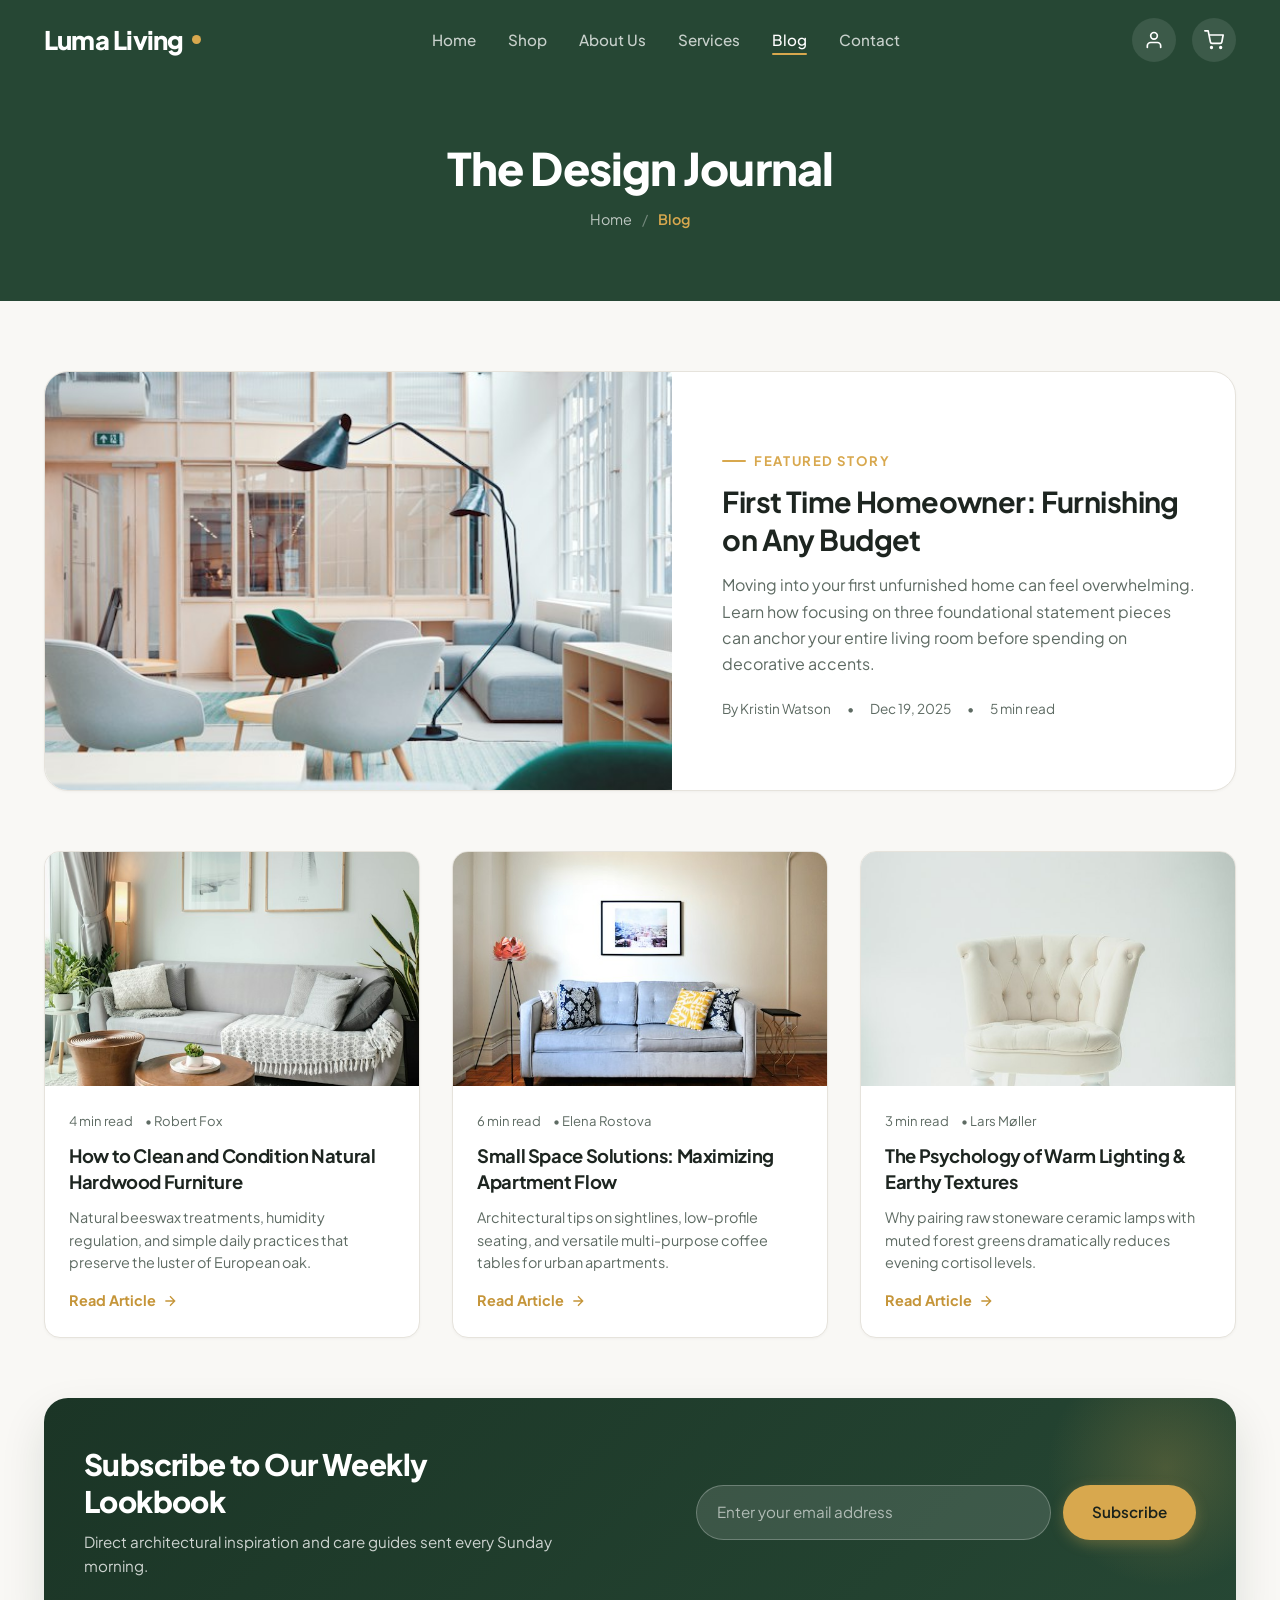
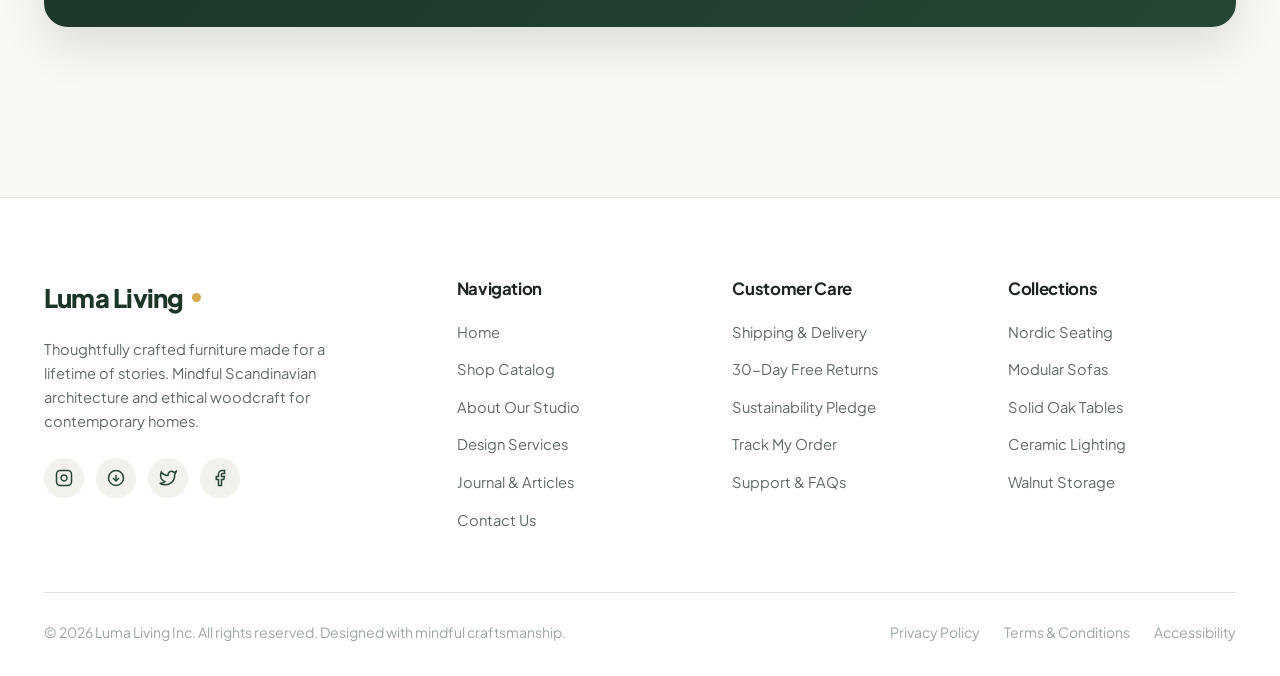
<file: blog.html>
<!DOCTYPE html>
<html lang="en">
<head>
  <meta charset="UTF-8">
  <meta name="viewport" content="width=device-width, initial-scale=1.0">
  <title>Design Journal & Articles — Luma Living</title>
  <meta name="description" content="Read styling guides, sustainable timber care tips, and spatial layout articles from the Luma Living design journal.">
  
  <link rel="stylesheet" href="css/base.css">
  <link rel="stylesheet" href="css/components.css">
  <link rel="stylesheet" href="css/style.css">
  <link rel="stylesheet" href="css/shop.css">
  <link rel="stylesheet" href="css/responsive.css">
  
  <link rel="icon" href="data:image/svg+xml,<svg xmlns='http://www.w3.org/2000/svg' viewBox='0 0 100 100'><text y='.9em' font-size='90'>🌿</text></svg>">
</head>
<body>

  <!-- Site Header -->
  <header class="site-header">
    <div class="container">
      <nav class="navbar" aria-label="Main Navigation">
        <a href="index.html" class="brand-logo" aria-label="Luma Living Homepage">
          Luma Living<span class="logo-dot"></span>
        </a>

        <ul class="nav-links" id="mainNavLinks">
          <li><a href="index.html" class="nav-link">Home</a></li>
          <li><a href="shop.html" class="nav-link">Shop</a></li>
          <li><a href="about.html" class="nav-link">About Us</a></li>
          <li><a href="services.html" class="nav-link">Services</a></li>
          <li><a href="blog.html" class="nav-link active">Blog</a></li>
          <li><a href="contact.html" class="nav-link">Contact</a></li>
        </ul>

        <div class="nav-actions">
          <a href="contact.html" class="nav-action-btn" aria-label="Account Profile" title="Account">
            <svg width="20" height="20" viewBox="0 0 24 24" fill="none" stroke="currentColor" stroke-width="2" stroke-linecap="round" stroke-linejoin="round">
              <path d="M20 21v-2a4 4 0 0 0-4-4H8a4 4 0 0 0-4 4v2"></path>
              <circle cx="12" cy="7" r="4"></circle>
            </svg>
          </a>

          <a href="cart.html" class="nav-action-btn" aria-label="View Shopping Cart" title="Shopping Cart">
            <svg width="20" height="20" viewBox="0 0 24 24" fill="none" stroke="currentColor" stroke-width="2" stroke-linecap="round" stroke-linejoin="round">
              <circle cx="9" cy="21" r="1"></circle>
              <circle cx="20" cy="21" r="1"></circle>
              <path d="M1 1h4l2.68 13.39a2 2 0 0 0 2 1.61h9.72a2 2 0 0 0 2-1.61L23 6H6"></path>
            </svg>
            <span class="cart-badge" style="display: none;">0</span>
          </a>

          <button class="mobile-nav-toggle" aria-label="Toggle navigation menu" aria-expanded="false">
            <span></span>
            <span></span>
            <span></span>
          </button>
        </div>
      </nav>
    </div>
  </header>

  <main id="mainContent">
    <!-- Breadcrumb Header -->
    <section class="page-header">
      <div class="container">
        <h1 class="page-header-title">The Design Journal</h1>
        <div class="breadcrumbs">
          <a href="index.html">Home</a>
          <span class="sep">/</span>
          <span class="current">Blog</span>
        </div>
      </div>
    </section>

    <!-- Blog Articles Section -->
    <section style="padding: 70px 0 90px;">
      <div class="container">
        <!-- Featured Lead Post -->
        <article style="display: grid; grid-template-columns: 1.2fr 1fr; gap: 40px; align-items: center; background-color: var(--color-surface); border: 1px solid var(--color-border); border-radius: var(--radius-lg); overflow: hidden; margin-bottom: 60px; box-shadow: var(--shadow-xs);">
          <img src="assets/images/blog-1.jpg" alt="Featured homeowner interior design article" style="width: 100%; height: 100%; min-height: 320px; object-fit: cover;">
          <div style="padding: 32px 36px 32px 10px;">
            <span class="section-label">Featured Story</span>
            <h2 style="font-size: 1.8rem; margin-bottom: 14px; line-height: 1.3;">First Time Homeowner: Furnishing on Any Budget</h2>
            <p style="color: var(--color-text-muted); line-height: 1.65; margin-bottom: 20px;">
              Moving into your first unfurnished home can feel overwhelming. Learn how focusing on three foundational statement pieces can anchor your entire living room before spending on decorative accents.
            </p>
            <div style="display: flex; gap: 16px; font-size: 0.85rem; color: var(--color-text-muted);">
              <span>By Kristin Watson</span>
              <span>•</span>
              <span>Dec 19, 2025</span>
              <span>•</span>
              <span>5 min read</span>
            </div>
          </div>
        </article>

        <!-- Blog Grid -->
        <div class="blog-grid">
          <!-- Article 1 -->
          <article class="blog-card">
            <div class="blog-img-wrap">
              <img src="assets/images/blog-2.jpg" alt="Natural hardwood furniture maintenance" loading="lazy">
            </div>
            <div class="blog-body">
              <div class="blog-meta">
                <span>4 min read</span>
                <span>• Robert Fox</span>
              </div>
              <h3 class="blog-card-title">How to Clean and Condition Natural Hardwood Furniture</h3>
              <p style="color: var(--color-text-muted); font-size: 0.9rem; margin-bottom: 14px; line-height: 1.55;">
                Natural beeswax treatments, humidity regulation, and simple daily practices that preserve the luster of European oak.
              </p>
              <span class="blog-card-link">
                Read Article
                <svg width="16" height="16" viewBox="0 0 24 24" fill="none" stroke="currentColor" stroke-width="2">
                  <path d="M5 12h14M12 5l7 7-7 7"/>
                </svg>
              </span>
            </div>
          </article>

          <!-- Article 2 -->
          <article class="blog-card">
            <div class="blog-img-wrap">
              <img src="assets/images/blog-3.jpg" alt="Small space furniture arrangement tips" loading="lazy">
            </div>
            <div class="blog-body">
              <div class="blog-meta">
                <span>6 min read</span>
                <span>• Elena Rostova</span>
              </div>
              <h3 class="blog-card-title">Small Space Solutions: Maximizing Apartment Flow</h3>
              <p style="color: var(--color-text-muted); font-size: 0.9rem; margin-bottom: 14px; line-height: 1.55;">
                Architectural tips on sightlines, low-profile seating, and versatile multi-purpose coffee tables for urban apartments.
              </p>
              <span class="blog-card-link">
                Read Article
                <svg width="16" height="16" viewBox="0 0 24 24" fill="none" stroke="currentColor" stroke-width="2">
                  <path d="M5 12h14M12 5l7 7-7 7"/>
                </svg>
              </span>
            </div>
          </article>

          <!-- Article 3 -->
          <article class="blog-card">
            <div class="blog-img-wrap">
              <img src="assets/images/interior-2.jpg" alt="Ergonomic chair silhouettes and materials" loading="lazy">
            </div>
            <div class="blog-body">
              <div class="blog-meta">
                <span>3 min read</span>
                <span>• Lars Møller</span>
              </div>
              <h3 class="blog-card-title">The Psychology of Warm Lighting & Earthy Textures</h3>
              <p style="color: var(--color-text-muted); font-size: 0.9rem; margin-bottom: 14px; line-height: 1.55;">
                Why pairing raw stoneware ceramic lamps with muted forest greens dramatically reduces evening cortisol levels.
              </p>
              <span class="blog-card-link">
                Read Article
                <svg width="16" height="16" viewBox="0 0 24 24" fill="none" stroke="currentColor" stroke-width="2">
                  <path d="M5 12h14M12 5l7 7-7 7"/>
                </svg>
              </span>
            </div>
          </article>
        </div>

        <!-- Newsletter Bar -->
        <div class="newsletter-card" style="margin-top: 60px;">
          <div class="newsletter-info">
            <h3>Subscribe to Our Weekly Lookbook</h3>
            <p>Direct architectural inspiration and care guides sent every Sunday morning.</p>
          </div>
          <form class="newsletter-form">
            <input type="email" class="newsletter-input" placeholder="Enter your email address" required>
            <button type="submit" class="btn btn-primary">Subscribe</button>
          </form>
        </div>
      </div>
    </section>
  </main>

  <!-- Multi-Column Footer -->
  <footer class="site-footer">
    <div class="container">
      <div class="footer-top-grid">
        <div class="footer-brand">
          <a href="index.html" class="brand-logo" style="color: var(--color-primary-dark);">
            Luma Living<span class="logo-dot"></span>
          </a>
          <p>
            Thoughtfully crafted furniture made for a lifetime of stories. Mindful Scandinavian architecture and ethical woodcraft for contemporary homes.
          </p>
          <div class="social-links" aria-label="Social Media Channels">
            <a href="#" class="social-link" aria-label="Instagram">
              <svg width="18" height="18" viewBox="0 0 24 24" fill="none" stroke="currentColor" stroke-width="2"><rect x="2" y="2" width="20" height="20" rx="5" ry="5"></rect><path d="M16 11.37A4 4 0 1 1 12.63 8 4 4 0 0 1 16 11.37z"></path><line x1="17.5" y1="6.5" x2="17.51" y2="6.5"></line></svg>
            </a>
            <a href="#" class="social-link" aria-label="Pinterest">
              <svg width="18" height="18" viewBox="0 0 24 24" fill="none" stroke="currentColor" stroke-width="2"><circle cx="12" cy="12" r="10"></circle><path d="m8 12 4 4 4-4"></path><path d="M12 8v8"></path></svg>
            </a>
            <a href="#" class="social-link" aria-label="Twitter">
              <svg width="18" height="18" viewBox="0 0 24 24" fill="none" stroke="currentColor" stroke-width="2"><path d="M23 3a10.9 10.9 0 0 1-3.14 1.53 4.48 4.48 0 0 0-7.86 3v1A10.66 10.66 0 0 1 3 4s-4 9 5 13a11.64 11.64 0 0 1-7 2c9 5 20 0 20-11.5a4.5 4.5 0 0 0-.08-.83A7.72 7.72 0 0 0 23 3z"></path></svg>
            </a>
            <a href="#" class="social-link" aria-label="Facebook">
              <svg width="18" height="18" viewBox="0 0 24 24" fill="none" stroke="currentColor" stroke-width="2"><path d="M18 2h-3a5 5 0 0 0-5 5v3H7v4h3v8h4v-8h3l1-4h-4V7a1 1 0 0 1 1-1h3z"></path></svg>
            </a>
          </div>
        </div>

        <div class="footer-col">
          <h4>Navigation</h4>
          <ul class="footer-nav-list">
            <li><a href="index.html">Home</a></li>
            <li><a href="shop.html">Shop Catalog</a></li>
            <li><a href="about.html">About Our Studio</a></li>
            <li><a href="services.html">Design Services</a></li>
            <li><a href="blog.html">Journal & Articles</a></li>
            <li><a href="contact.html">Contact Us</a></li>
          </ul>
        </div>

        <div class="footer-col">
          <h4>Customer Care</h4>
          <ul class="footer-nav-list">
            <li><a href="services.html">Shipping & Delivery</a></li>
            <li><a href="services.html">30-Day Free Returns</a></li>
            <li><a href="about.html">Sustainability Pledge</a></li>
            <li><a href="contact.html">Track My Order</a></li>
            <li><a href="contact.html">Support & FAQs</a></li>
          </ul>
        </div>

        <div class="footer-col">
          <h4>Collections</h4>
          <ul class="footer-nav-list">
            <li><a href="shop.html">Nordic Seating</a></li>
            <li><a href="shop.html">Modular Sofas</a></li>
            <li><a href="shop.html">Solid Oak Tables</a></li>
            <li><a href="shop.html">Ceramic Lighting</a></li>
            <li><a href="shop.html">Walnut Storage</a></li>
          </ul>
        </div>
      </div>

      <div class="footer-bottom">
        <p>&copy; <span id="currentYear">2026</span> Luma Living Inc. All rights reserved. Designed with mindful craftsmanship.</p>
        <div class="footer-bottom-links">
          <a href="#">Privacy Policy</a>
          <a href="#">Terms & Conditions</a>
          <a href="#">Accessibility</a>
        </div>
      </div>
    </div>
  </footer>

  <!-- Scripts -->
  <script src="js/products.js"></script>
  <script src="js/cart.js"></script>
  <script src="js/main.js"></script>
</body>
</html>
</file>
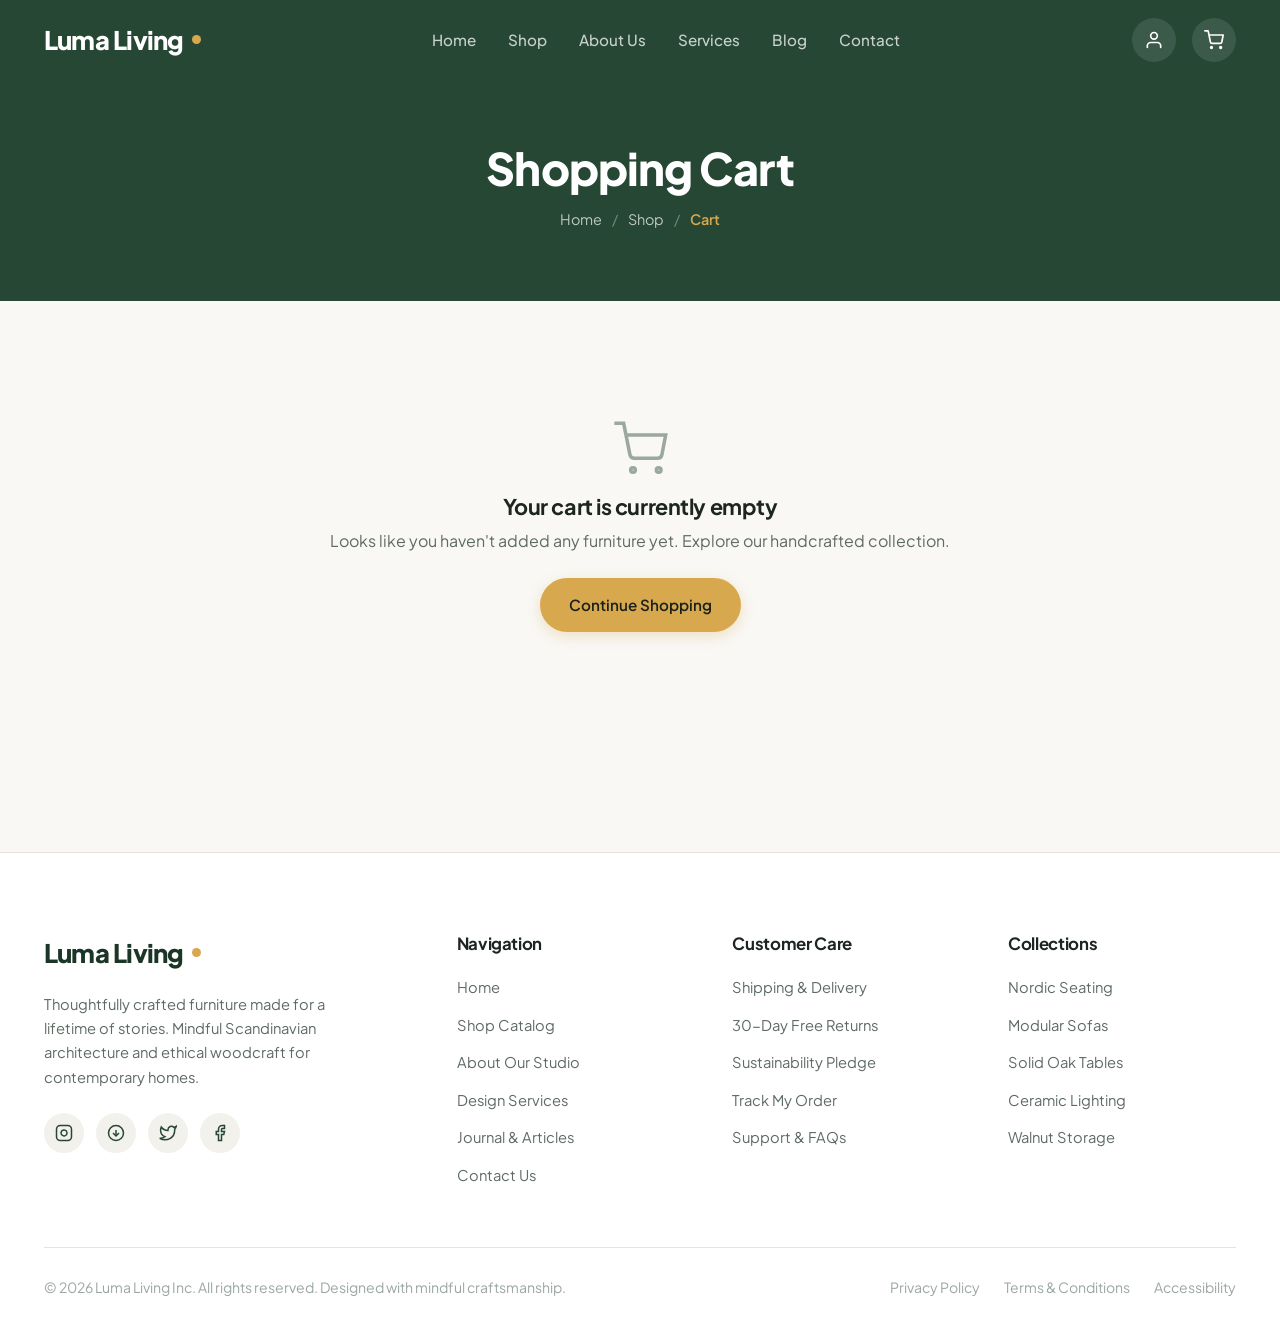
<file: cart.html>
<!DOCTYPE html>
<html lang="en">
<head>
  <meta charset="UTF-8">
  <meta name="viewport" content="width=device-width, initial-scale=1.0">
  <title>Your Shopping Cart — Luma Living</title>
  <meta name="description" content="View items in your shopping cart, manage quantities, and review order totals before checkout at Luma Living.">
  
  <link rel="stylesheet" href="css/base.css">
  <link rel="stylesheet" href="css/components.css">
  <link rel="stylesheet" href="css/style.css">
  <link rel="stylesheet" href="css/shop.css">
  <link rel="stylesheet" href="css/responsive.css">
  
  <link rel="icon" href="data:image/svg+xml,<svg xmlns='http://www.w3.org/2000/svg' viewBox='0 0 100 100'><text y='.9em' font-size='90'>🌿</text></svg>">
</head>
<body>

  <!-- Site Header -->
  <header class="site-header">
    <div class="container">
      <nav class="navbar" aria-label="Main Navigation">
        <a href="index.html" class="brand-logo" aria-label="Luma Living Homepage">
          Luma Living<span class="logo-dot"></span>
        </a>

        <ul class="nav-links" id="mainNavLinks">
          <li><a href="index.html" class="nav-link">Home</a></li>
          <li><a href="shop.html" class="nav-link">Shop</a></li>
          <li><a href="about.html" class="nav-link">About Us</a></li>
          <li><a href="services.html" class="nav-link">Services</a></li>
          <li><a href="blog.html" class="nav-link">Blog</a></li>
          <li><a href="contact.html" class="nav-link">Contact</a></li>
        </ul>

        <div class="nav-actions">
          <a href="contact.html" class="nav-action-btn" aria-label="Account Profile" title="Account">
            <svg width="20" height="20" viewBox="0 0 24 24" fill="none" stroke="currentColor" stroke-width="2" stroke-linecap="round" stroke-linejoin="round">
              <path d="M20 21v-2a4 4 0 0 0-4-4H8a4 4 0 0 0-4 4v2"></path>
              <circle cx="12" cy="7" r="4"></circle>
            </svg>
          </a>

          <a href="cart.html" class="nav-action-btn" aria-label="View Shopping Cart" title="Shopping Cart">
            <svg width="20" height="20" viewBox="0 0 24 24" fill="none" stroke="currentColor" stroke-width="2" stroke-linecap="round" stroke-linejoin="round">
              <circle cx="9" cy="21" r="1"></circle>
              <circle cx="20" cy="21" r="1"></circle>
              <path d="M1 1h4l2.68 13.39a2 2 0 0 0 2 1.61h9.72a2 2 0 0 0 2-1.61L23 6H6"></path>
            </svg>
            <span class="cart-badge" style="display: none;">0</span>
          </a>

          <button class="mobile-nav-toggle" aria-label="Toggle navigation menu" aria-expanded="false">
            <span></span>
            <span></span>
            <span></span>
          </button>
        </div>
      </nav>
    </div>
  </header>

  <main id="mainContent">
    <!-- Breadcrumb Header -->
    <section class="page-header">
      <div class="container">
        <h1 class="page-header-title">Shopping Cart</h1>
        <div class="breadcrumbs">
          <a href="index.html">Home</a>
          <span class="sep">/</span>
          <a href="shop.html">Shop</a>
          <span class="sep">/</span>
          <span class="current">Cart</span>
        </div>
      </div>
    </section>

    <!-- Cart Items Section -->
    <section class="cart-section">
      <div class="container" id="cartContent">
        <!-- Rendered by js/cart-page.js -->
      </div>
    </section>
  </main>

  <!-- Multi-Column Footer -->
  <footer class="site-footer">
    <div class="container">
      <div class="footer-top-grid">
        <div class="footer-brand">
          <a href="index.html" class="brand-logo" style="color: var(--color-primary-dark);">
            Luma Living<span class="logo-dot"></span>
          </a>
          <p>
            Thoughtfully crafted furniture made for a lifetime of stories. Mindful Scandinavian architecture and ethical woodcraft for contemporary homes.
          </p>
          <div class="social-links" aria-label="Social Media Channels">
            <a href="#" class="social-link" aria-label="Instagram">
              <svg width="18" height="18" viewBox="0 0 24 24" fill="none" stroke="currentColor" stroke-width="2"><rect x="2" y="2" width="20" height="20" rx="5" ry="5"></rect><path d="M16 11.37A4 4 0 1 1 12.63 8 4 4 0 0 1 16 11.37z"></path><line x1="17.5" y1="6.5" x2="17.51" y2="6.5"></line></svg>
            </a>
            <a href="#" class="social-link" aria-label="Pinterest">
              <svg width="18" height="18" viewBox="0 0 24 24" fill="none" stroke="currentColor" stroke-width="2"><circle cx="12" cy="12" r="10"></circle><path d="m8 12 4 4 4-4"></path><path d="M12 8v8"></path></svg>
            </a>
            <a href="#" class="social-link" aria-label="Twitter">
              <svg width="18" height="18" viewBox="0 0 24 24" fill="none" stroke="currentColor" stroke-width="2"><path d="M23 3a10.9 10.9 0 0 1-3.14 1.53 4.48 4.48 0 0 0-7.86 3v1A10.66 10.66 0 0 1 3 4s-4 9 5 13a11.64 11.64 0 0 1-7 2c9 5 20 0 20-11.5a4.5 4.5 0 0 0-.08-.83A7.72 7.72 0 0 0 23 3z"></path></svg>
            </a>
            <a href="#" class="social-link" aria-label="Facebook">
              <svg width="18" height="18" viewBox="0 0 24 24" fill="none" stroke="currentColor" stroke-width="2"><path d="M18 2h-3a5 5 0 0 0-5 5v3H7v4h3v8h4v-8h3l1-4h-4V7a1 1 0 0 1 1-1h3z"></path></svg>
            </a>
          </div>
        </div>

        <div class="footer-col">
          <h4>Navigation</h4>
          <ul class="footer-nav-list">
            <li><a href="index.html">Home</a></li>
            <li><a href="shop.html">Shop Catalog</a></li>
            <li><a href="about.html">About Our Studio</a></li>
            <li><a href="services.html">Design Services</a></li>
            <li><a href="blog.html">Journal & Articles</a></li>
            <li><a href="contact.html">Contact Us</a></li>
          </ul>
        </div>

        <div class="footer-col">
          <h4>Customer Care</h4>
          <ul class="footer-nav-list">
            <li><a href="services.html">Shipping & Delivery</a></li>
            <li><a href="services.html">30-Day Free Returns</a></li>
            <li><a href="about.html">Sustainability Pledge</a></li>
            <li><a href="contact.html">Track My Order</a></li>
            <li><a href="contact.html">Support & FAQs</a></li>
          </ul>
        </div>

        <div class="footer-col">
          <h4>Collections</h4>
          <ul class="footer-nav-list">
            <li><a href="shop.html">Nordic Seating</a></li>
            <li><a href="shop.html">Modular Sofas</a></li>
            <li><a href="shop.html">Solid Oak Tables</a></li>
            <li><a href="shop.html">Ceramic Lighting</a></li>
            <li><a href="shop.html">Walnut Storage</a></li>
          </ul>
        </div>
      </div>

      <div class="footer-bottom">
        <p>&copy; <span id="currentYear">2026</span> Luma Living Inc. All rights reserved. Designed with mindful craftsmanship.</p>
        <div class="footer-bottom-links">
          <a href="#">Privacy Policy</a>
          <a href="#">Terms & Conditions</a>
          <a href="#">Accessibility</a>
        </div>
      </div>
    </div>
  </footer>

  <!-- Scripts -->
  <script src="js/products.js"></script>
  <script src="js/cart.js"></script>
  <script src="js/cart-page.js"></script>
  <script src="js/main.js"></script>
</body>
</html>
</file>
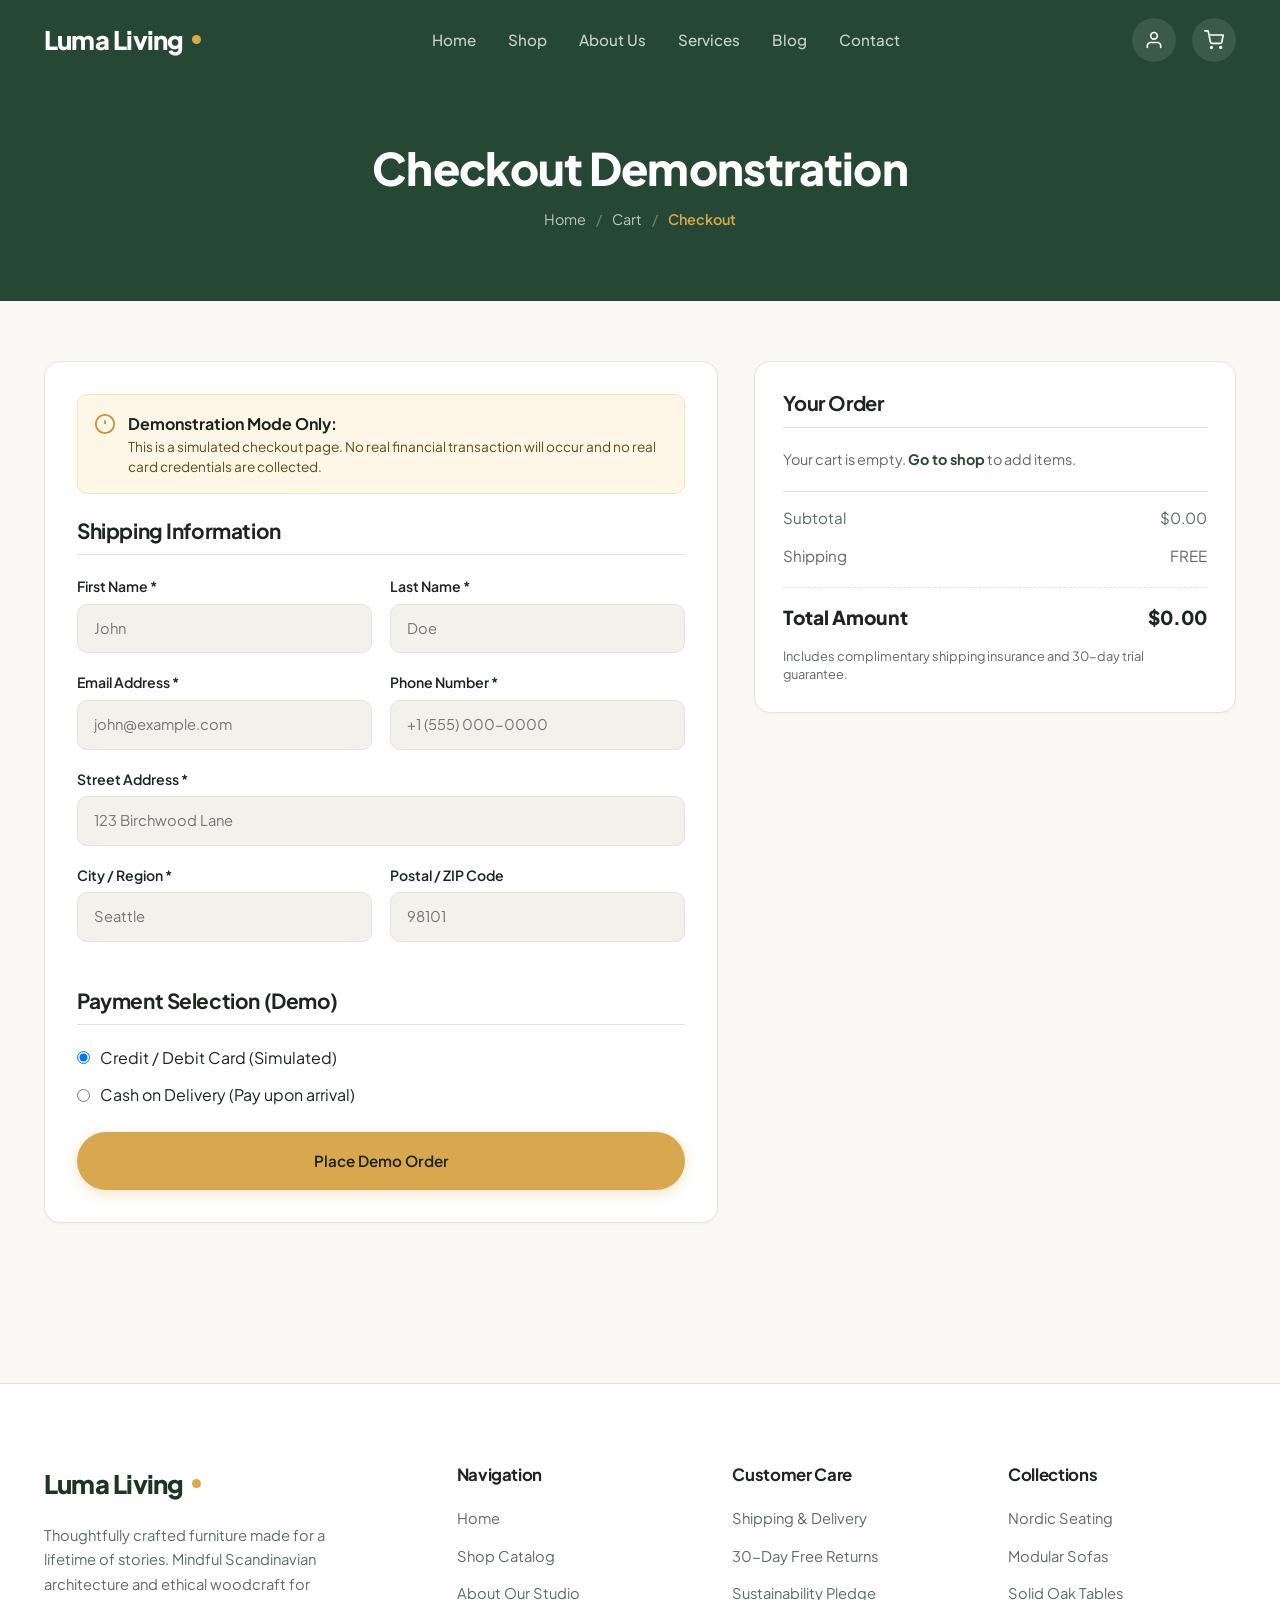
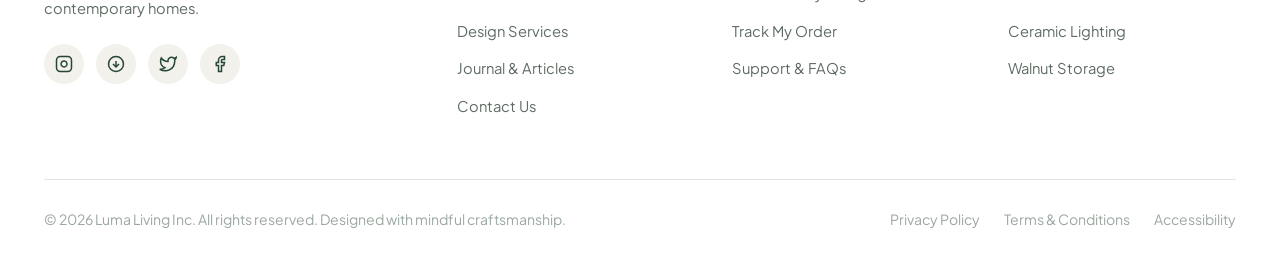
<file: checkout.html>
<!DOCTYPE html>
<html lang="en">
<head>
  <meta charset="UTF-8">
  <meta name="viewport" content="width=device-width, initial-scale=1.0">
  <title>Checkout (Demo) — Luma Living</title>
  <meta name="description" content="Complete your Luma Living demonstration order. Review items and simulate checkout with zero payment processing.">
  
  <link rel="stylesheet" href="css/base.css">
  <link rel="stylesheet" href="css/components.css">
  <link rel="stylesheet" href="css/style.css">
  <link rel="stylesheet" href="css/shop.css">
  <link rel="stylesheet" href="css/responsive.css">
  
  <link rel="icon" href="data:image/svg+xml,<svg xmlns='http://www.w3.org/2000/svg' viewBox='0 0 100 100'><text y='.9em' font-size='90'>🌿</text></svg>">
</head>
<body>

  <!-- Site Header -->
  <header class="site-header">
    <div class="container">
      <nav class="navbar" aria-label="Main Navigation">
        <a href="index.html" class="brand-logo" aria-label="Luma Living Homepage">
          Luma Living<span class="logo-dot"></span>
        </a>

        <ul class="nav-links" id="mainNavLinks">
          <li><a href="index.html" class="nav-link">Home</a></li>
          <li><a href="shop.html" class="nav-link">Shop</a></li>
          <li><a href="about.html" class="nav-link">About Us</a></li>
          <li><a href="services.html" class="nav-link">Services</a></li>
          <li><a href="blog.html" class="nav-link">Blog</a></li>
          <li><a href="contact.html" class="nav-link">Contact</a></li>
        </ul>

        <div class="nav-actions">
          <a href="contact.html" class="nav-action-btn" aria-label="Account Profile" title="Account">
            <svg width="20" height="20" viewBox="0 0 24 24" fill="none" stroke="currentColor" stroke-width="2" stroke-linecap="round" stroke-linejoin="round">
              <path d="M20 21v-2a4 4 0 0 0-4-4H8a4 4 0 0 0-4 4v2"></path>
              <circle cx="12" cy="7" r="4"></circle>
            </svg>
          </a>

          <a href="cart.html" class="nav-action-btn" aria-label="View Shopping Cart" title="Shopping Cart">
            <svg width="20" height="20" viewBox="0 0 24 24" fill="none" stroke="currentColor" stroke-width="2" stroke-linecap="round" stroke-linejoin="round">
              <circle cx="9" cy="21" r="1"></circle>
              <circle cx="20" cy="21" r="1"></circle>
              <path d="M1 1h4l2.68 13.39a2 2 0 0 0 2 1.61h9.72a2 2 0 0 0 2-1.61L23 6H6"></path>
            </svg>
            <span class="cart-badge" style="display: none;">0</span>
          </a>

          <button class="mobile-nav-toggle" aria-label="Toggle navigation menu" aria-expanded="false">
            <span></span>
            <span></span>
            <span></span>
          </button>
        </div>
      </nav>
    </div>
  </header>

  <main id="mainContent">
    <!-- Breadcrumb Header -->
    <section class="page-header">
      <div class="container">
        <h1 class="page-header-title">Checkout Demonstration</h1>
        <div class="breadcrumbs">
          <a href="index.html">Home</a>
          <span class="sep">/</span>
          <a href="cart.html">Cart</a>
          <span class="sep">/</span>
          <span class="current">Checkout</span>
        </div>
      </div>
    </section>

    <!-- Checkout Main Section -->
    <section class="checkout-section">
      <div class="container">
        <div class="checkout-layout">
          <!-- Shipping Form -->
          <div class="checkout-form-card">
            <!-- Demonstration Notice -->
            <div class="demo-notice-box">
              <svg width="22" height="22" viewBox="0 0 24 24" fill="none" stroke="currentColor" stroke-width="2">
                <circle cx="12" cy="12" r="10"></circle>
                <line x1="12" y1="8" x2="12" y2="12"></line>
                <line x1="12" y1="16" x2="12.01" y2="16"></line>
              </svg>
              <div>
                <strong>Demonstration Mode Only:</strong>
                <p>This is a simulated checkout page. No real financial transaction will occur and no real card credentials are collected.</p>
              </div>
            </div>

            <form id="checkoutForm">
              <h3>Shipping Information</h3>
              <div class="form-grid-2">
                <div class="form-group">
                  <label for="firstName">First Name *</label>
                  <input type="text" id="firstName" class="form-control" placeholder="John" required>
                </div>
                <div class="form-group">
                  <label for="lastName">Last Name *</label>
                  <input type="text" id="lastName" class="form-control" placeholder="Doe" required>
                </div>
              </div>

              <div class="form-grid-2">
                <div class="form-group">
                  <label for="email">Email Address *</label>
                  <input type="email" id="email" class="form-control" placeholder="john@example.com" required>
                </div>
                <div class="form-group">
                  <label for="phone">Phone Number *</label>
                  <input type="tel" id="phone" class="form-control" placeholder="+1 (555) 000-0000" required>
                </div>
              </div>

              <div class="form-group">
                <label for="address">Street Address *</label>
                <input type="text" id="address" class="form-control" placeholder="123 Birchwood Lane" required>
              </div>

              <div class="form-grid-2">
                <div class="form-group">
                  <label for="city">City / Region *</label>
                  <input type="text" id="city" class="form-control" placeholder="Seattle" required>
                </div>
                <div class="form-group">
                  <label for="postalCode">Postal / ZIP Code</label>
                  <input type="text" id="postalCode" class="form-control" placeholder="98101">
                </div>
              </div>

              <h3 style="margin-top: 28px;">Payment Selection (Demo)</h3>
              <div style="margin-bottom: 24px;">
                <label for="payCard" style="display: flex; align-items: center; gap: 10px; margin-bottom: 12px; cursor: pointer;">
                  <input type="radio" id="payCard" name="paymentMethod" value="card" checked>
                  <span>Credit / Debit Card (Simulated)</span>
                </label>
                <label for="payCod" style="display: flex; align-items: center; gap: 10px; cursor: pointer;">
                  <input type="radio" id="payCod" name="paymentMethod" value="cod">
                  <span>Cash on Delivery (Pay upon arrival)</span>
                </label>
              </div>

              <button type="submit" id="placeOrderBtn" class="btn btn-primary" style="width: 100%; padding: 16px;">
                Place Demo Order
              </button>
            </form>
          </div>

          <!-- Order Summary Card -->
          <div class="cart-summary-card">
            <h3>Your Order</h3>
            <div id="checkoutSummaryItems">
              <!-- Rendered by checkout.js -->
            </div>
            
            <div class="summary-row" style="margin-top: 20px; border-top: 1px solid var(--color-border); padding-top: 14px;">
              <span>Subtotal</span>
              <span id="checkoutSubtotal">$0.00</span>
            </div>
            <div class="summary-row">
              <span>Shipping</span>
              <span id="checkoutShipping">FREE</span>
            </div>
            <div class="summary-row total">
              <span>Total Amount</span>
              <span id="checkoutTotal">$0.00</span>
            </div>
            <p style="font-size: 0.8rem; color: var(--color-text-muted); margin-top: 16px; line-height: 1.4;">
              Includes complimentary shipping insurance and 30-day trial guarantee.
            </p>
          </div>
        </div>
      </div>
    </section>
  </main>

  <!-- Confirmation Modal -->
  <div class="modal-overlay" id="orderModal" role="dialog" aria-modal="true">
    <div class="modal-content">
      <div class="modal-icon">
        <svg width="36" height="36" viewBox="0 0 24 24" fill="none" stroke="currentColor" stroke-width="2.5" stroke-linecap="round" stroke-linejoin="round">
          <polyline points="20 6 9 17 4 12"></polyline>
        </svg>
      </div>
      <h2 style="font-size: 1.6rem; margin-bottom: 8px;">Order Placed Successfully!</h2>
      <p style="color: var(--color-text-muted); font-size: 0.9rem; margin-bottom: 20px;">
        Thank you for testing the <strong>Luma Living</strong> e-commerce demonstration.
      </p>

      <div id="modalOrderDetails" style="background-color: var(--color-surface-alt); padding: 16px; border-radius: var(--radius-sm); text-align: left; margin-bottom: 24px;">
        <!-- Filled by checkout.js -->
      </div>

      <a href="shop.html" class="btn btn-primary" style="width: 100%;">
        Return to Shop
      </a>
    </div>
  </div>

  <!-- Multi-Column Footer -->
  <footer class="site-footer">
    <div class="container">
      <div class="footer-top-grid">
        <div class="footer-brand">
          <a href="index.html" class="brand-logo" style="color: var(--color-primary-dark);">
            Luma Living<span class="logo-dot"></span>
          </a>
          <p>
            Thoughtfully crafted furniture made for a lifetime of stories. Mindful Scandinavian architecture and ethical woodcraft for contemporary homes.
          </p>
          <div class="social-links" aria-label="Social Media Channels">
            <a href="#" class="social-link" aria-label="Instagram">
              <svg width="18" height="18" viewBox="0 0 24 24" fill="none" stroke="currentColor" stroke-width="2"><rect x="2" y="2" width="20" height="20" rx="5" ry="5"></rect><path d="M16 11.37A4 4 0 1 1 12.63 8 4 4 0 0 1 16 11.37z"></path><line x1="17.5" y1="6.5" x2="17.51" y2="6.5"></line></svg>
            </a>
            <a href="#" class="social-link" aria-label="Pinterest">
              <svg width="18" height="18" viewBox="0 0 24 24" fill="none" stroke="currentColor" stroke-width="2"><circle cx="12" cy="12" r="10"></circle><path d="m8 12 4 4 4-4"></path><path d="M12 8v8"></path></svg>
            </a>
            <a href="#" class="social-link" aria-label="Twitter">
              <svg width="18" height="18" viewBox="0 0 24 24" fill="none" stroke="currentColor" stroke-width="2"><path d="M23 3a10.9 10.9 0 0 1-3.14 1.53 4.48 4.48 0 0 0-7.86 3v1A10.66 10.66 0 0 1 3 4s-4 9 5 13a11.64 11.64 0 0 1-7 2c9 5 20 0 20-11.5a4.5 4.5 0 0 0-.08-.83A7.72 7.72 0 0 0 23 3z"></path></svg>
            </a>
            <a href="#" class="social-link" aria-label="Facebook">
              <svg width="18" height="18" viewBox="0 0 24 24" fill="none" stroke="currentColor" stroke-width="2"><path d="M18 2h-3a5 5 0 0 0-5 5v3H7v4h3v8h4v-8h3l1-4h-4V7a1 1 0 0 1 1-1h3z"></path></svg>
            </a>
          </div>
        </div>

        <div class="footer-col">
          <h4>Navigation</h4>
          <ul class="footer-nav-list">
            <li><a href="index.html">Home</a></li>
            <li><a href="shop.html">Shop Catalog</a></li>
            <li><a href="about.html">About Our Studio</a></li>
            <li><a href="services.html">Design Services</a></li>
            <li><a href="blog.html">Journal & Articles</a></li>
            <li><a href="contact.html">Contact Us</a></li>
          </ul>
        </div>

        <div class="footer-col">
          <h4>Customer Care</h4>
          <ul class="footer-nav-list">
            <li><a href="services.html">Shipping & Delivery</a></li>
            <li><a href="services.html">30-Day Free Returns</a></li>
            <li><a href="about.html">Sustainability Pledge</a></li>
            <li><a href="contact.html">Track My Order</a></li>
            <li><a href="contact.html">Support & FAQs</a></li>
          </ul>
        </div>

        <div class="footer-col">
          <h4>Collections</h4>
          <ul class="footer-nav-list">
            <li><a href="shop.html">Nordic Seating</a></li>
            <li><a href="shop.html">Modular Sofas</a></li>
            <li><a href="shop.html">Solid Oak Tables</a></li>
            <li><a href="shop.html">Ceramic Lighting</a></li>
            <li><a href="shop.html">Walnut Storage</a></li>
          </ul>
        </div>
      </div>

      <div class="footer-bottom">
        <p>&copy; <span id="currentYear">2026</span> Luma Living Inc. All rights reserved. Designed with mindful craftsmanship.</p>
        <div class="footer-bottom-links">
          <a href="#">Privacy Policy</a>
          <a href="#">Terms & Conditions</a>
          <a href="#">Accessibility</a>
        </div>
      </div>
    </div>
  </footer>

  <!-- Scripts -->
  <script src="js/products.js"></script>
  <script src="js/cart.js"></script>
  <script src="js/checkout.js"></script>
  <script src="js/main.js"></script>
</body>
</html>
</file>
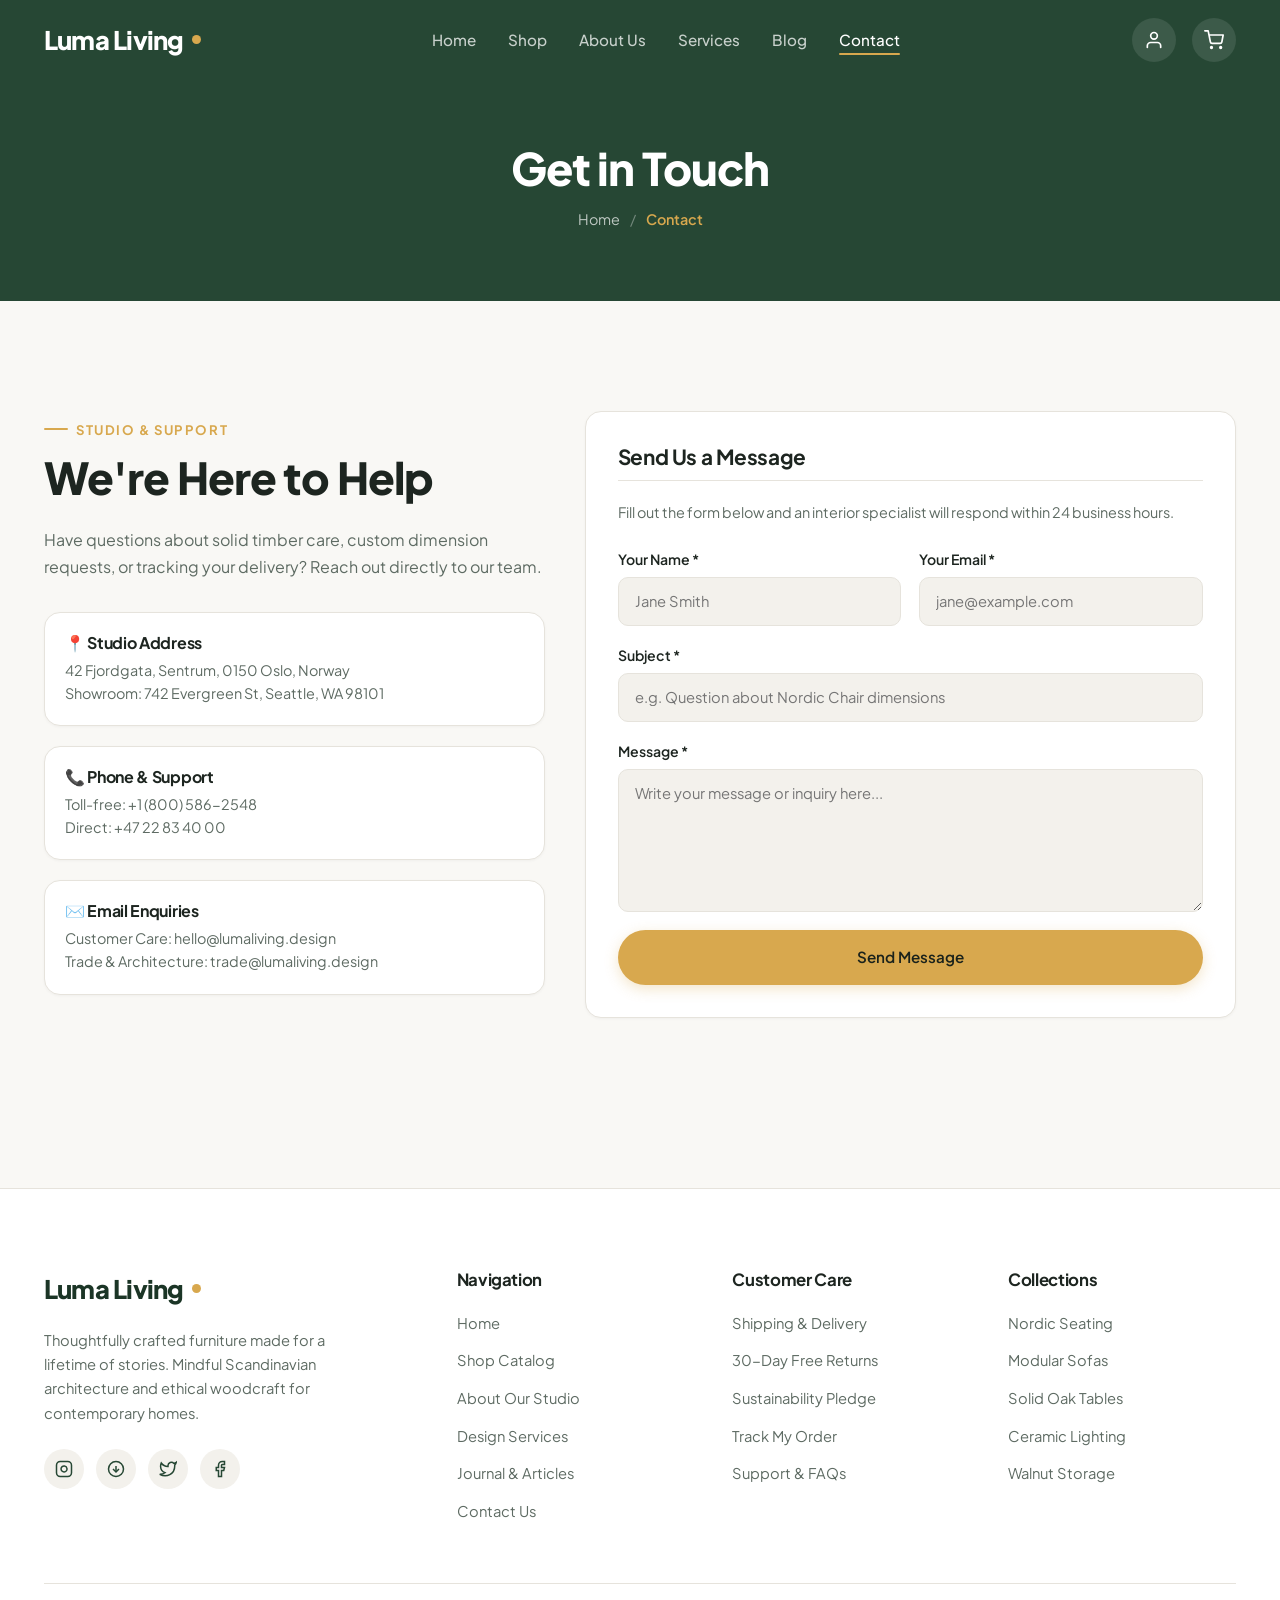
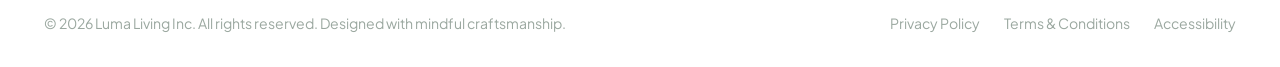
<file: contact.html>
<!DOCTYPE html>
<html lang="en">
<head>
  <meta charset="UTF-8">
  <meta name="viewport" content="width=device-width, initial-scale=1.0">
  <title>Contact Us — Luma Living</title>
  <meta name="description" content="Get in touch with Luma Living. Connect with our interior design specialists for custom sizing inquiries or orders.">
  
  <link rel="stylesheet" href="css/base.css">
  <link rel="stylesheet" href="css/components.css">
  <link rel="stylesheet" href="css/style.css">
  <link rel="stylesheet" href="css/shop.css">
  <link rel="stylesheet" href="css/responsive.css">
  
  <link rel="icon" href="data:image/svg+xml,<svg xmlns='http://www.w3.org/2000/svg' viewBox='0 0 100 100'><text y='.9em' font-size='90'>🌿</text></svg>">
</head>
<body>

  <!-- Site Header -->
  <header class="site-header">
    <div class="container">
      <nav class="navbar" aria-label="Main Navigation">
        <a href="index.html" class="brand-logo" aria-label="Luma Living Homepage">
          Luma Living<span class="logo-dot"></span>
        </a>

        <ul class="nav-links" id="mainNavLinks">
          <li><a href="index.html" class="nav-link">Home</a></li>
          <li><a href="shop.html" class="nav-link">Shop</a></li>
          <li><a href="about.html" class="nav-link">About Us</a></li>
          <li><a href="services.html" class="nav-link">Services</a></li>
          <li><a href="blog.html" class="nav-link">Blog</a></li>
          <li><a href="contact.html" class="nav-link active">Contact</a></li>
        </ul>

        <div class="nav-actions">
          <a href="contact.html" class="nav-action-btn" aria-label="Account Profile" title="Account">
            <svg width="20" height="20" viewBox="0 0 24 24" fill="none" stroke="currentColor" stroke-width="2" stroke-linecap="round" stroke-linejoin="round">
              <path d="M20 21v-2a4 4 0 0 0-4-4H8a4 4 0 0 0-4 4v2"></path>
              <circle cx="12" cy="7" r="4"></circle>
            </svg>
          </a>

          <a href="cart.html" class="nav-action-btn" aria-label="View Shopping Cart" title="Shopping Cart">
            <svg width="20" height="20" viewBox="0 0 24 24" fill="none" stroke="currentColor" stroke-width="2" stroke-linecap="round" stroke-linejoin="round">
              <circle cx="9" cy="21" r="1"></circle>
              <circle cx="20" cy="21" r="1"></circle>
              <path d="M1 1h4l2.68 13.39a2 2 0 0 0 2 1.61h9.72a2 2 0 0 0 2-1.61L23 6H6"></path>
            </svg>
            <span class="cart-badge" style="display: none;">0</span>
          </a>

          <button class="mobile-nav-toggle" aria-label="Toggle navigation menu" aria-expanded="false">
            <span></span>
            <span></span>
            <span></span>
          </button>
        </div>
      </nav>
    </div>
  </header>

  <main id="mainContent">
    <!-- Breadcrumb Header -->
    <section class="page-header">
      <div class="container">
        <h1 class="page-header-title">Get in Touch</h1>
        <div class="breadcrumbs">
          <a href="index.html">Home</a>
          <span class="sep">/</span>
          <span class="current">Contact</span>
        </div>
      </div>
    </section>

    <!-- Contact Info & Form Section -->
    <section style="padding: 70px 0 90px;">
      <div class="container">
        <div class="contact-layout">
          <!-- Left Column: Contact Cards -->
          <div>
            <span class="section-label">Studio & Support</span>
            <h2 class="section-title" style="margin-bottom: 24px;">We're Here to Help</h2>
            <p style="color: var(--color-text-muted); line-height: 1.65; margin-bottom: 32px;">
              Have questions about solid timber care, custom dimension requests, or tracking your delivery? Reach out directly to our team.
            </p>

            <div style="display: flex; flex-direction: column; gap: 20px;">
              <div class="simple-card" style="padding: 20px;">
                <h4 style="font-size: 1rem; margin-bottom: 6px;">📍 Studio Address</h4>
                <p style="color: var(--color-text-muted); font-size: 0.9rem;">42 Fjordgata, Sentrum, 0150 Oslo, Norway</p>
                <p style="color: var(--color-text-muted); font-size: 0.9rem;">Showroom: 742 Evergreen St, Seattle, WA 98101</p>
              </div>

              <div class="simple-card" style="padding: 20px;">
                <h4 style="font-size: 1rem; margin-bottom: 6px;">📞 Phone & Support</h4>
                <p style="color: var(--color-text-muted); font-size: 0.9rem;">Toll-free: +1 (800) 586-2548</p>
                <p style="color: var(--color-text-muted); font-size: 0.9rem;">Direct: +47 22 83 40 00</p>
              </div>

              <div class="simple-card" style="padding: 20px;">
                <h4 style="font-size: 1rem; margin-bottom: 6px;">✉️ Email Enquiries</h4>
                <p style="color: var(--color-text-muted); font-size: 0.9rem;">Customer Care: hello@lumaliving.design</p>
                <p style="color: var(--color-text-muted); font-size: 0.9rem;">Trade & Architecture: trade@lumaliving.design</p>
              </div>
            </div>
          </div>

          <!-- Right Column: Contact Form -->
          <div class="checkout-form-card">
            <h3>Send Us a Message</h3>
            <p style="color: var(--color-text-muted); font-size: 0.9rem; margin-bottom: 24px;">
              Fill out the form below and an interior specialist will respond within 24 business hours.
            </p>

            <!-- Feedback banner placeholder -->
            <div id="contactFeedback" style="display: none;"></div>

            <form id="contactForm">
              <div class="form-grid-2">
                <div class="form-group">
                  <label for="contactName">Your Name *</label>
                  <input type="text" id="contactName" class="form-control" placeholder="Jane Smith" required>
                </div>
                <div class="form-group">
                  <label for="contactEmail">Your Email *</label>
                  <input type="email" id="contactEmail" class="form-control" placeholder="jane@example.com" required>
                </div>
              </div>

              <div class="form-group">
                <label for="contactSubject">Subject *</label>
                <input type="text" id="contactSubject" class="form-control" placeholder="e.g. Question about Nordic Chair dimensions" required>
              </div>

              <div class="form-group">
                <label for="contactMessage">Message *</label>
                <textarea id="contactMessage" class="form-control" rows="5" placeholder="Write your message or inquiry here..." required style="resize: vertical;"></textarea>
              </div>

              <button type="submit" class="btn btn-primary" style="width: 100%; padding: 14px;">
                Send Message
              </button>
            </form>
          </div>
        </div>
      </div>
    </section>
  </main>

  <!-- Multi-Column Footer -->
  <footer class="site-footer">
    <div class="container">
      <div class="footer-top-grid">
        <div class="footer-brand">
          <a href="index.html" class="brand-logo" style="color: var(--color-primary-dark);">
            Luma Living<span class="logo-dot"></span>
          </a>
          <p>
            Thoughtfully crafted furniture made for a lifetime of stories. Mindful Scandinavian architecture and ethical woodcraft for contemporary homes.
          </p>
          <div class="social-links" aria-label="Social Media Channels">
            <a href="#" class="social-link" aria-label="Instagram">
              <svg width="18" height="18" viewBox="0 0 24 24" fill="none" stroke="currentColor" stroke-width="2"><rect x="2" y="2" width="20" height="20" rx="5" ry="5"></rect><path d="M16 11.37A4 4 0 1 1 12.63 8 4 4 0 0 1 16 11.37z"></path><line x1="17.5" y1="6.5" x2="17.51" y2="6.5"></line></svg>
            </a>
            <a href="#" class="social-link" aria-label="Pinterest">
              <svg width="18" height="18" viewBox="0 0 24 24" fill="none" stroke="currentColor" stroke-width="2"><circle cx="12" cy="12" r="10"></circle><path d="m8 12 4 4 4-4"></path><path d="M12 8v8"></path></svg>
            </a>
            <a href="#" class="social-link" aria-label="Twitter">
              <svg width="18" height="18" viewBox="0 0 24 24" fill="none" stroke="currentColor" stroke-width="2"><path d="M23 3a10.9 10.9 0 0 1-3.14 1.53 4.48 4.48 0 0 0-7.86 3v1A10.66 10.66 0 0 1 3 4s-4 9 5 13a11.64 11.64 0 0 1-7 2c9 5 20 0 20-11.5a4.5 4.5 0 0 0-.08-.83A7.72 7.72 0 0 0 23 3z"></path></svg>
            </a>
            <a href="#" class="social-link" aria-label="Facebook">
              <svg width="18" height="18" viewBox="0 0 24 24" fill="none" stroke="currentColor" stroke-width="2"><path d="M18 2h-3a5 5 0 0 0-5 5v3H7v4h3v8h4v-8h3l1-4h-4V7a1 1 0 0 1 1-1h3z"></path></svg>
            </a>
          </div>
        </div>

        <div class="footer-col">
          <h4>Navigation</h4>
          <ul class="footer-nav-list">
            <li><a href="index.html">Home</a></li>
            <li><a href="shop.html">Shop Catalog</a></li>
            <li><a href="about.html">About Our Studio</a></li>
            <li><a href="services.html">Design Services</a></li>
            <li><a href="blog.html">Journal & Articles</a></li>
            <li><a href="contact.html">Contact Us</a></li>
          </ul>
        </div>

        <div class="footer-col">
          <h4>Customer Care</h4>
          <ul class="footer-nav-list">
            <li><a href="services.html">Shipping & Delivery</a></li>
            <li><a href="services.html">30-Day Free Returns</a></li>
            <li><a href="about.html">Sustainability Pledge</a></li>
            <li><a href="contact.html">Track My Order</a></li>
            <li><a href="contact.html">Support & FAQs</a></li>
          </ul>
        </div>

        <div class="footer-col">
          <h4>Collections</h4>
          <ul class="footer-nav-list">
            <li><a href="shop.html">Nordic Seating</a></li>
            <li><a href="shop.html">Modular Sofas</a></li>
            <li><a href="shop.html">Solid Oak Tables</a></li>
            <li><a href="shop.html">Ceramic Lighting</a></li>
            <li><a href="shop.html">Walnut Storage</a></li>
          </ul>
        </div>
      </div>

      <div class="footer-bottom">
        <p>&copy; <span id="currentYear">2026</span> Luma Living Inc. All rights reserved. Designed with mindful craftsmanship.</p>
        <div class="footer-bottom-links">
          <a href="#">Privacy Policy</a>
          <a href="#">Terms & Conditions</a>
          <a href="#">Accessibility</a>
        </div>
      </div>
    </div>
  </footer>

  <!-- Scripts -->
  <script src="js/products.js"></script>
  <script src="js/cart.js"></script>
  <script src="js/contact.js"></script>
  <script src="js/main.js"></script>
</body>
</html>
</file>
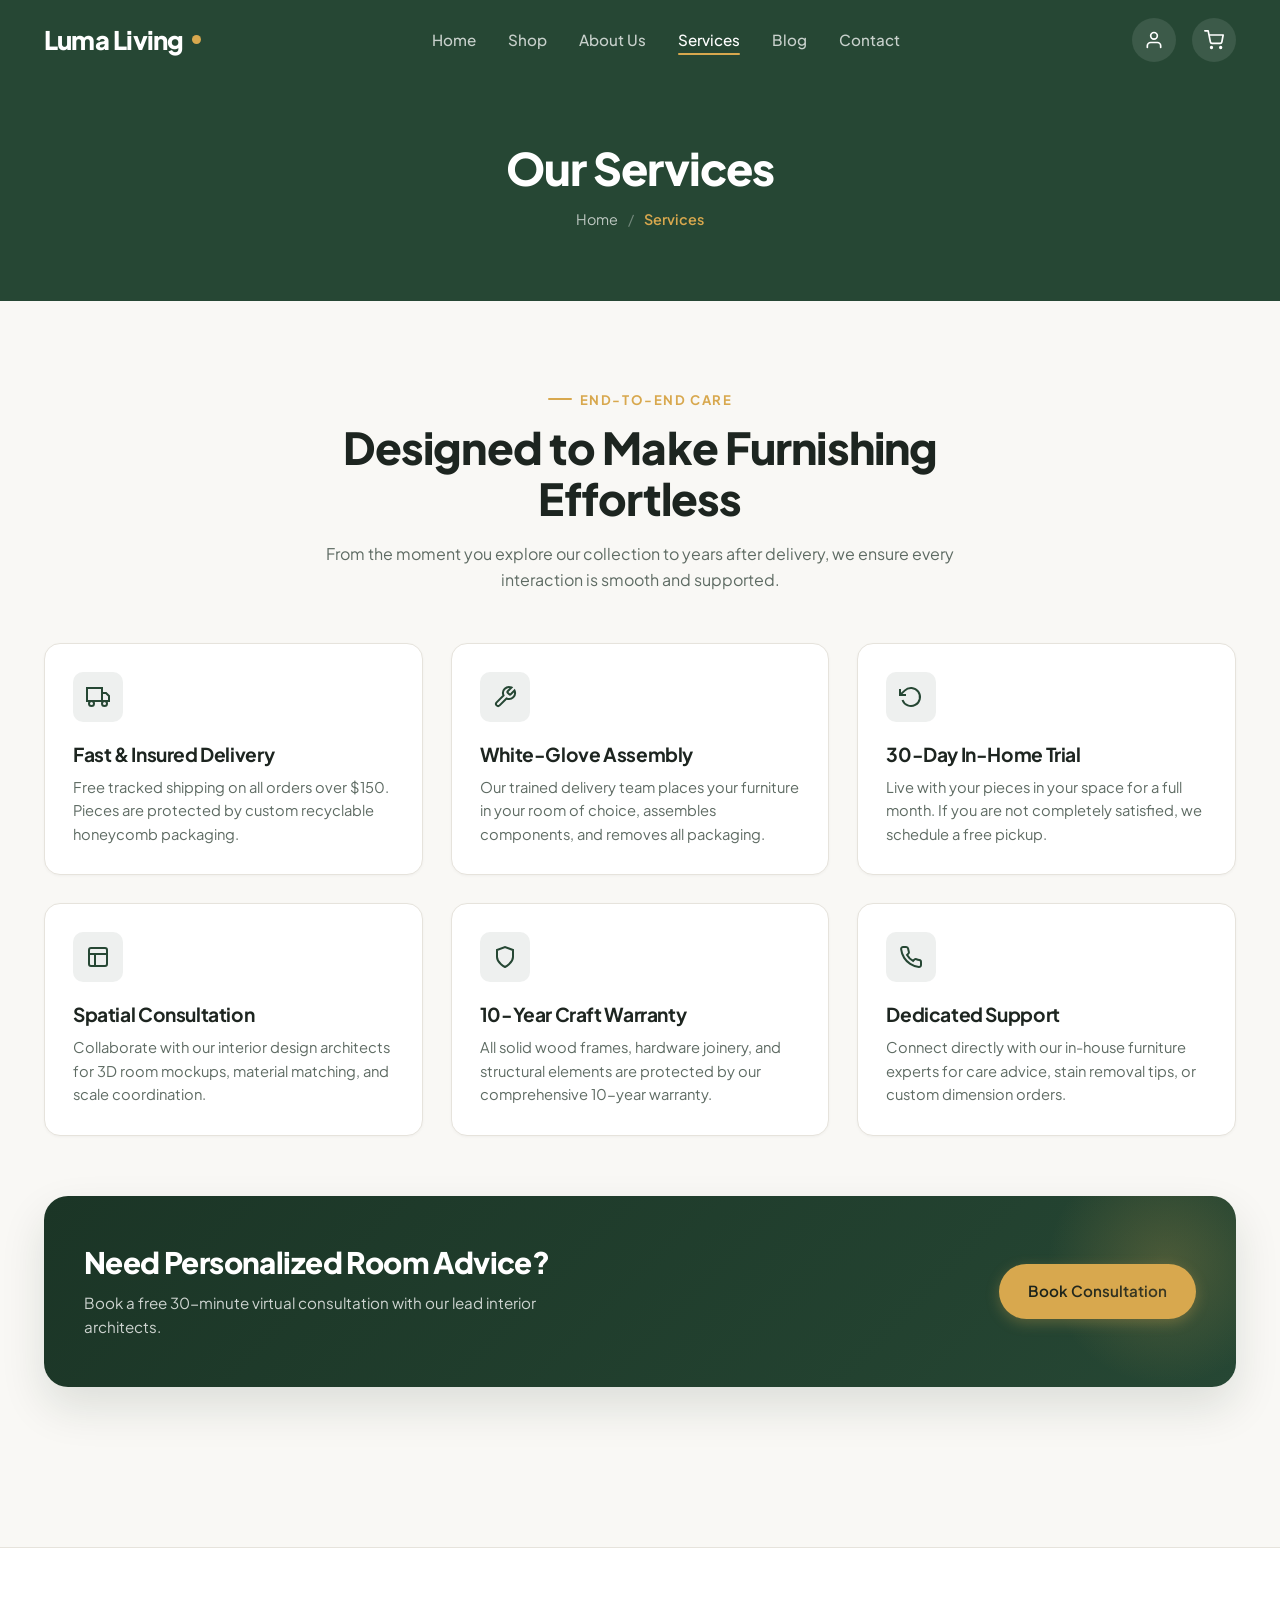
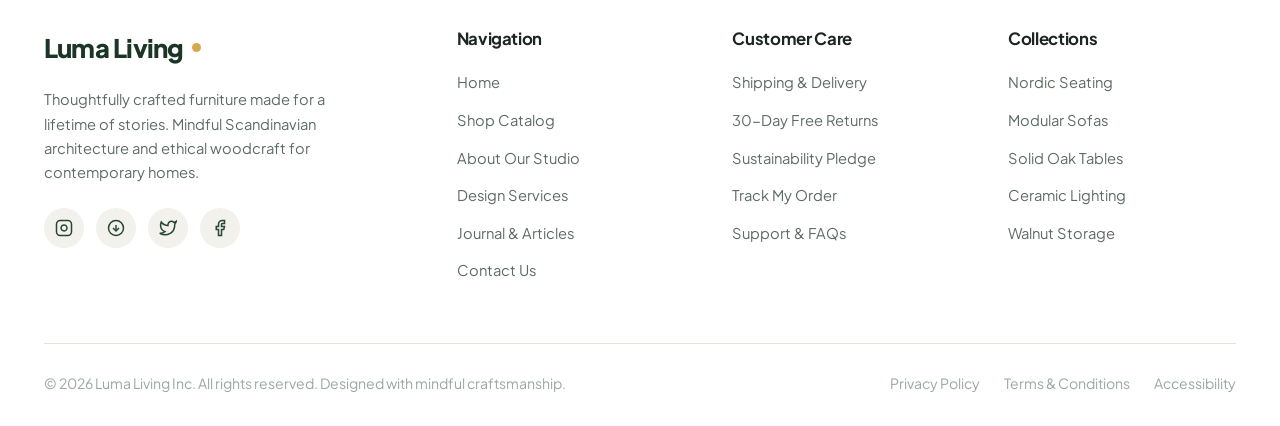
<file: services.html>
<!DOCTYPE html>
<html lang="en">
<head>
  <meta charset="UTF-8">
  <meta name="viewport" content="width=device-width, initial-scale=1.0">
  <title>Our Services & Customer Care — Luma Living</title>
  <meta name="description" content="Explore Luma Living's services: white-glove assembly, insured delivery, interior design consultations, and 30-day trial returns.">
  
  <link rel="stylesheet" href="css/base.css">
  <link rel="stylesheet" href="css/components.css">
  <link rel="stylesheet" href="css/style.css">
  <link rel="stylesheet" href="css/shop.css">
  <link rel="stylesheet" href="css/responsive.css">
  
  <link rel="icon" href="data:image/svg+xml,<svg xmlns='http://www.w3.org/2000/svg' viewBox='0 0 100 100'><text y='.9em' font-size='90'>🌿</text></svg>">
</head>
<body>

  <!-- Site Header -->
  <header class="site-header">
    <div class="container">
      <nav class="navbar" aria-label="Main Navigation">
        <a href="index.html" class="brand-logo" aria-label="Luma Living Homepage">
          Luma Living<span class="logo-dot"></span>
        </a>

        <ul class="nav-links" id="mainNavLinks">
          <li><a href="index.html" class="nav-link">Home</a></li>
          <li><a href="shop.html" class="nav-link">Shop</a></li>
          <li><a href="about.html" class="nav-link">About Us</a></li>
          <li><a href="services.html" class="nav-link active">Services</a></li>
          <li><a href="blog.html" class="nav-link">Blog</a></li>
          <li><a href="contact.html" class="nav-link">Contact</a></li>
        </ul>

        <div class="nav-actions">
          <a href="contact.html" class="nav-action-btn" aria-label="Account Profile" title="Account">
            <svg width="20" height="20" viewBox="0 0 24 24" fill="none" stroke="currentColor" stroke-width="2" stroke-linecap="round" stroke-linejoin="round">
              <path d="M20 21v-2a4 4 0 0 0-4-4H8a4 4 0 0 0-4 4v2"></path>
              <circle cx="12" cy="7" r="4"></circle>
            </svg>
          </a>

          <a href="cart.html" class="nav-action-btn" aria-label="View Shopping Cart" title="Shopping Cart">
            <svg width="20" height="20" viewBox="0 0 24 24" fill="none" stroke="currentColor" stroke-width="2" stroke-linecap="round" stroke-linejoin="round">
              <circle cx="9" cy="21" r="1"></circle>
              <circle cx="20" cy="21" r="1"></circle>
              <path d="M1 1h4l2.68 13.39a2 2 0 0 0 2 1.61h9.72a2 2 0 0 0 2-1.61L23 6H6"></path>
            </svg>
            <span class="cart-badge" style="display: none;">0</span>
          </a>

          <button class="mobile-nav-toggle" aria-label="Toggle navigation menu" aria-expanded="false">
            <span></span>
            <span></span>
            <span></span>
          </button>
        </div>
      </nav>
    </div>
  </header>

  <main id="mainContent">
    <!-- Breadcrumb Header -->
    <section class="page-header">
      <div class="container">
        <h1 class="page-header-title">Our Services</h1>
        <div class="breadcrumbs">
          <a href="index.html">Home</a>
          <span class="sep">/</span>
          <span class="current">Services</span>
        </div>
      </div>
    </section>

    <!-- Services Cards Grid -->
    <section style="padding: 80px 0;">
      <div class="container">
        <div style="text-align: center; max-width: 650px; margin: 0 auto 50px;">
          <span class="section-label">End-to-End Care</span>
          <h2 class="section-title">Designed to Make Furnishing Effortless</h2>
          <p style="color: var(--color-text-muted);">
            From the moment you explore our collection to years after delivery, we ensure every interaction is smooth and supported.
          </p>
        </div>

        <div class="simple-card-grid">
          <!-- Service 1 -->
          <div class="simple-card">
            <div style="width: 50px; height: 50px; border-radius: var(--radius-sm); background-color: rgba(38, 71, 52, 0.08); color: var(--color-primary); display: flex; align-items: center; justify-content: center; margin-bottom: 20px;">
              <svg width="24" height="24" viewBox="0 0 24 24" fill="none" stroke="currentColor" stroke-width="2">
                <rect x="1" y="3" width="15" height="13"></rect>
                <polygon points="16 8 20 8 23 11 23 16 16 16 16 8"></polygon>
                <circle cx="5.5" cy="18.5" r="2.5"></circle>
                <circle cx="18.5" cy="18.5" r="2.5"></circle>
              </svg>
            </div>
            <h3 style="font-size: 1.2rem; margin-bottom: 10px;">Fast & Insured Delivery</h3>
            <p style="color: var(--color-text-muted); font-size: 0.92rem; line-height: 1.6;">
              Free tracked shipping on all orders over $150. Pieces are protected by custom recyclable honeycomb packaging.
            </p>
          </div>

          <!-- Service 2 -->
          <div class="simple-card">
            <div style="width: 50px; height: 50px; border-radius: var(--radius-sm); background-color: rgba(38, 71, 52, 0.08); color: var(--color-primary); display: flex; align-items: center; justify-content: center; margin-bottom: 20px;">
              <svg width="24" height="24" viewBox="0 0 24 24" fill="none" stroke="currentColor" stroke-width="2">
                <path d="M14.7 6.3a1 1 0 0 0 0 1.4l1.6 1.6a1 1 0 0 0 1.4 0l3.77-3.77a6 6 0 0 1-7.94 7.94l-6.91 6.91a2.12 2.12 0 0 1-3-3l6.91-6.91a6 6 0 0 1 7.94-7.94l-3.76 3.76z"></path>
              </svg>
            </div>
            <h3 style="font-size: 1.2rem; margin-bottom: 10px;">White-Glove Assembly</h3>
            <p style="color: var(--color-text-muted); font-size: 0.92rem; line-height: 1.6;">
              Our trained delivery team places your furniture in your room of choice, assembles components, and removes all packaging.
            </p>
          </div>

          <!-- Service 3 -->
          <div class="simple-card">
            <div style="width: 50px; height: 50px; border-radius: var(--radius-sm); background-color: rgba(38, 71, 52, 0.08); color: var(--color-primary); display: flex; align-items: center; justify-content: center; margin-bottom: 20px;">
              <svg width="24" height="24" viewBox="0 0 24 24" fill="none" stroke="currentColor" stroke-width="2">
                <polyline points="1 4 1 10 7 10"></polyline>
                <path d="M3.51 15a9 9 0 1 0 2.13-9.36L1 10"></path>
              </svg>
            </div>
            <h3 style="font-size: 1.2rem; margin-bottom: 10px;">30-Day In-Home Trial</h3>
            <p style="color: var(--color-text-muted); font-size: 0.92rem; line-height: 1.6;">
              Live with your pieces in your space for a full month. If you are not completely satisfied, we schedule a free pickup.
            </p>
          </div>

          <!-- Service 4 -->
          <div class="simple-card">
            <div style="width: 50px; height: 50px; border-radius: var(--radius-sm); background-color: rgba(38, 71, 52, 0.08); color: var(--color-primary); display: flex; align-items: center; justify-content: center; margin-bottom: 20px;">
              <svg width="24" height="24" viewBox="0 0 24 24" fill="none" stroke="currentColor" stroke-width="2">
                <rect x="3" y="3" width="18" height="18" rx="2" ry="2"></rect>
                <line x1="3" y1="9" x2="21" y2="9"></line>
                <line x1="9" y1="21" x2="9" y2="9"></line>
              </svg>
            </div>
            <h3 style="font-size: 1.2rem; margin-bottom: 10px;">Spatial Consultation</h3>
            <p style="color: var(--color-text-muted); font-size: 0.92rem; line-height: 1.6;">
              Collaborate with our interior design architects for 3D room mockups, material matching, and scale coordination.
            </p>
          </div>

          <!-- Service 5 -->
          <div class="simple-card">
            <div style="width: 50px; height: 50px; border-radius: var(--radius-sm); background-color: rgba(38, 71, 52, 0.08); color: var(--color-primary); display: flex; align-items: center; justify-content: center; margin-bottom: 20px;">
              <svg width="24" height="24" viewBox="0 0 24 24" fill="none" stroke="currentColor" stroke-width="2">
                <path d="M12 22s8-4 8-10V5l-8-3-8 3v7c0 6 8 10 8 10z"></path>
              </svg>
            </div>
            <h3 style="font-size: 1.2rem; margin-bottom: 10px;">10-Year Craft Warranty</h3>
            <p style="color: var(--color-text-muted); font-size: 0.92rem; line-height: 1.6;">
              All solid wood frames, hardware joinery, and structural elements are protected by our comprehensive 10-year warranty.
            </p>
          </div>

          <!-- Service 6 -->
          <div class="simple-card">
            <div style="width: 50px; height: 50px; border-radius: var(--radius-sm); background-color: rgba(38, 71, 52, 0.08); color: var(--color-primary); display: flex; align-items: center; justify-content: center; margin-bottom: 20px;">
              <svg width="24" height="24" viewBox="0 0 24 24" fill="none" stroke="currentColor" stroke-width="2">
                <path d="M22 16.92v3a2 2 0 0 1-2.18 2 19.79 19.79 0 0 1-8.63-3.07 19.5 19.5 0 0 1-6-6 19.79 19.79 0 0 1-3.07-8.67A2 2 0 0 1 4.11 2h3a2 2 0 0 1 2 1.72 12.84 12.84 0 0 0 .7 2.81 2 2 0 0 1-.45 2.11L8.09 9.91a16 16 0 0 0 6 6l1.27-1.27a2 2 0 0 1 2.11-.45 12.84 12.84 0 0 0 2.81.7A2 2 0 0 1 22 16.92z"></path>
              </svg>
            </div>
            <h3 style="font-size: 1.2rem; margin-bottom: 10px;">Dedicated Support</h3>
            <p style="color: var(--color-text-muted); font-size: 0.92rem; line-height: 1.6;">
              Connect directly with our in-house furniture experts for care advice, stain removal tips, or custom dimension orders.
            </p>
          </div>
        </div>

        <!-- Consultation Banner -->
        <div class="newsletter-card" style="margin-top: 60px;">
          <div class="newsletter-info">
            <h3>Need Personalized Room Advice?</h3>
            <p>Book a free 30-minute virtual consultation with our lead interior architects.</p>
          </div>
          <div>
            <a href="contact.html" class="btn btn-primary">Book Consultation</a>
          </div>
        </div>
      </div>
    </section>
  </main>

  <!-- Multi-Column Footer -->
  <footer class="site-footer">
    <div class="container">
      <div class="footer-top-grid">
        <div class="footer-brand">
          <a href="index.html" class="brand-logo" style="color: var(--color-primary-dark);">
            Luma Living<span class="logo-dot"></span>
          </a>
          <p>
            Thoughtfully crafted furniture made for a lifetime of stories. Mindful Scandinavian architecture and ethical woodcraft for contemporary homes.
          </p>
          <div class="social-links" aria-label="Social Media Channels">
            <a href="#" class="social-link" aria-label="Instagram">
              <svg width="18" height="18" viewBox="0 0 24 24" fill="none" stroke="currentColor" stroke-width="2"><rect x="2" y="2" width="20" height="20" rx="5" ry="5"></rect><path d="M16 11.37A4 4 0 1 1 12.63 8 4 4 0 0 1 16 11.37z"></path><line x1="17.5" y1="6.5" x2="17.51" y2="6.5"></line></svg>
            </a>
            <a href="#" class="social-link" aria-label="Pinterest">
              <svg width="18" height="18" viewBox="0 0 24 24" fill="none" stroke="currentColor" stroke-width="2"><circle cx="12" cy="12" r="10"></circle><path d="m8 12 4 4 4-4"></path><path d="M12 8v8"></path></svg>
            </a>
            <a href="#" class="social-link" aria-label="Twitter">
              <svg width="18" height="18" viewBox="0 0 24 24" fill="none" stroke="currentColor" stroke-width="2"><path d="M23 3a10.9 10.9 0 0 1-3.14 1.53 4.48 4.48 0 0 0-7.86 3v1A10.66 10.66 0 0 1 3 4s-4 9 5 13a11.64 11.64 0 0 1-7 2c9 5 20 0 20-11.5a4.5 4.5 0 0 0-.08-.83A7.72 7.72 0 0 0 23 3z"></path></svg>
            </a>
            <a href="#" class="social-link" aria-label="Facebook">
              <svg width="18" height="18" viewBox="0 0 24 24" fill="none" stroke="currentColor" stroke-width="2"><path d="M18 2h-3a5 5 0 0 0-5 5v3H7v4h3v8h4v-8h3l1-4h-4V7a1 1 0 0 1 1-1h3z"></path></svg>
            </a>
          </div>
        </div>

        <div class="footer-col">
          <h4>Navigation</h4>
          <ul class="footer-nav-list">
            <li><a href="index.html">Home</a></li>
            <li><a href="shop.html">Shop Catalog</a></li>
            <li><a href="about.html">About Our Studio</a></li>
            <li><a href="services.html">Design Services</a></li>
            <li><a href="blog.html">Journal & Articles</a></li>
            <li><a href="contact.html">Contact Us</a></li>
          </ul>
        </div>

        <div class="footer-col">
          <h4>Customer Care</h4>
          <ul class="footer-nav-list">
            <li><a href="services.html">Shipping & Delivery</a></li>
            <li><a href="services.html">30-Day Free Returns</a></li>
            <li><a href="about.html">Sustainability Pledge</a></li>
            <li><a href="contact.html">Track My Order</a></li>
            <li><a href="contact.html">Support & FAQs</a></li>
          </ul>
        </div>

        <div class="footer-col">
          <h4>Collections</h4>
          <ul class="footer-nav-list">
            <li><a href="shop.html">Nordic Seating</a></li>
            <li><a href="shop.html">Modular Sofas</a></li>
            <li><a href="shop.html">Solid Oak Tables</a></li>
            <li><a href="shop.html">Ceramic Lighting</a></li>
            <li><a href="shop.html">Walnut Storage</a></li>
          </ul>
        </div>
      </div>

      <div class="footer-bottom">
        <p>&copy; <span id="currentYear">2026</span> Luma Living Inc. All rights reserved. Designed with mindful craftsmanship.</p>
        <div class="footer-bottom-links">
          <a href="#">Privacy Policy</a>
          <a href="#">Terms & Conditions</a>
          <a href="#">Accessibility</a>
        </div>
      </div>
    </div>
  </footer>

  <!-- Scripts -->
  <script src="js/products.js"></script>
  <script src="js/cart.js"></script>
  <script src="js/main.js"></script>
</body>
</html>
</file>
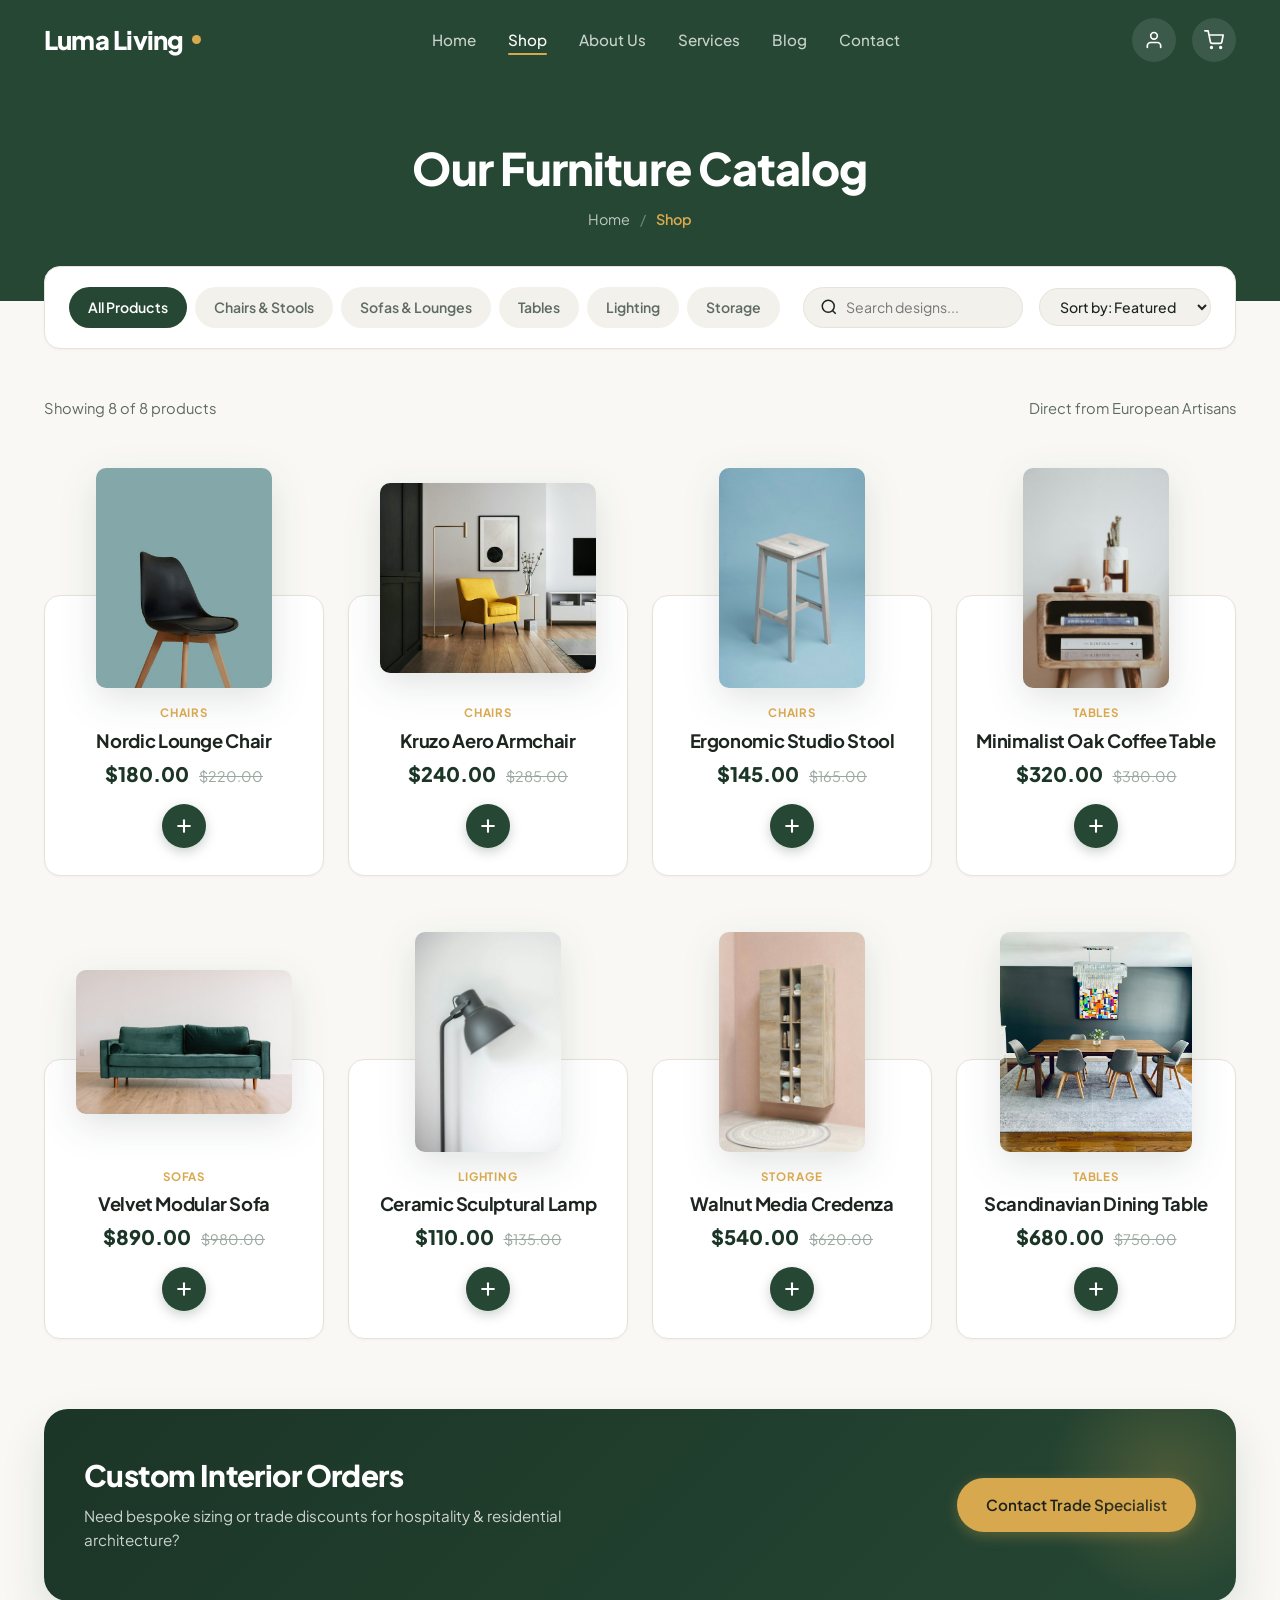
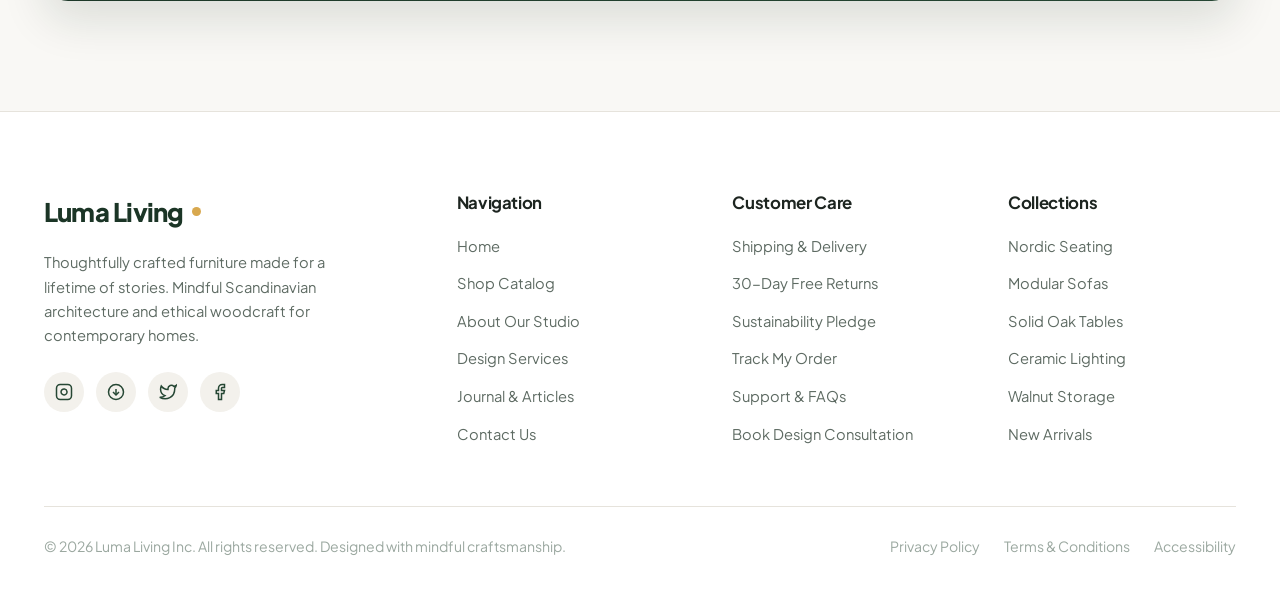
<file: shop.html>
<!DOCTYPE html>
<html lang="en">
<head>
  <meta charset="UTF-8">
  <meta name="viewport" content="width=device-width, initial-scale=1.0">
  <title>Shop All Modern Furniture — Luma Living</title>
  <meta name="description" content="Explore handcrafted modern chairs, sofas, tables, lighting, and storage from Luma Living. Sustainable materials and Scandinavian design.">
  
  <!-- CSS Stylesheets -->
  <link rel="stylesheet" href="css/base.css">
  <link rel="stylesheet" href="css/components.css">
  <link rel="stylesheet" href="css/style.css">
  <link rel="stylesheet" href="css/shop.css">
  <link rel="stylesheet" href="css/responsive.css">
  
  <link rel="icon" href="data:image/svg+xml,<svg xmlns='http://www.w3.org/2000/svg' viewBox='0 0 100 100'><text y='.9em' font-size='90'>🌿</text></svg>">
</head>
<body>

  <!-- ========================================================================
       Site Header / Navigation
       ======================================================================== -->
  <header class="site-header">
    <div class="container">
      <nav class="navbar" aria-label="Main Navigation">
        <!-- Brand Logo -->
        <a href="index.html" class="brand-logo" aria-label="Luma Living Homepage">
          Luma Living<span class="logo-dot"></span>
        </a>

        <!-- Navigation Links -->
        <ul class="nav-links" id="mainNavLinks">
          <li><a href="index.html" class="nav-link">Home</a></li>
          <li><a href="shop.html" class="nav-link active">Shop</a></li>
          <li><a href="about.html" class="nav-link">About Us</a></li>
          <li><a href="services.html" class="nav-link">Services</a></li>
          <li><a href="blog.html" class="nav-link">Blog</a></li>
          <li><a href="contact.html" class="nav-link">Contact</a></li>
        </ul>

        <!-- Navigation Actions (User & Cart) -->
        <div class="nav-actions">
          <a href="contact.html" class="nav-action-btn" aria-label="Account Profile" title="Account">
            <svg width="20" height="20" viewBox="0 0 24 24" fill="none" stroke="currentColor" stroke-width="2" stroke-linecap="round" stroke-linejoin="round">
              <path d="M20 21v-2a4 4 0 0 0-4-4H8a4 4 0 0 0-4 4v2"></path>
              <circle cx="12" cy="7" r="4"></circle>
            </svg>
          </a>

          <a href="cart.html" class="nav-action-btn" aria-label="View Shopping Cart" title="Shopping Cart">
            <svg width="20" height="20" viewBox="0 0 24 24" fill="none" stroke="currentColor" stroke-width="2" stroke-linecap="round" stroke-linejoin="round">
              <circle cx="9" cy="21" r="1"></circle>
              <circle cx="20" cy="21" r="1"></circle>
              <path d="M1 1h4l2.68 13.39a2 2 0 0 0 2 1.61h9.72a2 2 0 0 0 2-1.61L23 6H6"></path>
            </svg>
            <span class="cart-badge" style="display: none;">0</span>
          </a>

          <button class="mobile-nav-toggle" aria-label="Toggle navigation menu" aria-expanded="false">
            <span></span>
            <span></span>
            <span></span>
          </button>
        </div>
      </nav>
    </div>
  </header>

  <main id="mainContent">
    <!-- Page Header / Breadcrumbs -->
    <section class="page-header">
      <div class="container">
        <h1 class="page-header-title">Our Furniture Catalog</h1>
        <div class="breadcrumbs">
          <a href="index.html">Home</a>
          <span class="sep">/</span>
          <span class="current">Shop</span>
        </div>
      </div>
    </section>

    <!-- Shop Content Container -->
    <section class="shop-main-section">
      <div class="container">
        <!-- Controls & Filter Bar -->
        <div class="shop-controls-bar">
          <div class="category-filter-pills" role="tablist" aria-label="Filter by Furniture Category">
            <button class="filter-pill active" data-category="all" role="tab">All Products</button>
            <button class="filter-pill" data-category="chairs" role="tab">Chairs & Stools</button>
            <button class="filter-pill" data-category="sofas" role="tab">Sofas & Lounges</button>
            <button class="filter-pill" data-category="tables" role="tab">Tables</button>
            <button class="filter-pill" data-category="lighting" role="tab">Lighting</button>
            <button class="filter-pill" data-category="storage" role="tab">Storage</button>
          </div>

          <div class="shop-sort-wrap">
            <div class="shop-search-box">
              <svg width="18" height="18" viewBox="0 0 24 24" fill="none" stroke="currentColor" stroke-width="2">
                <circle cx="11" cy="11" r="8"></circle>
                <line x1="21" y1="21" x2="16.65" y2="16.65"></line>
              </svg>
              <input type="text" id="shopSearchInput" placeholder="Search designs..." aria-label="Search furniture">
            </div>

            <select id="shopSortSelect" class="shop-sort-select" aria-label="Sort products">
              <option value="featured">Sort by: Featured</option>
              <option value="price-low">Price: Low to High</option>
              <option value="price-high">Price: High to Low</option>
              <option value="rating">Highest Rated</option>
            </select>
          </div>
        </div>

        <!-- Stats Bar -->
        <div class="shop-stats">
          <span id="productCountText">Showing products...</span>
          <span class="text-muted">Direct from European Artisans</span>
        </div>

        <!-- Product Grid -->
        <div class="shop-products-grid" id="shopProductsGrid">
          <!-- Dynamically populated via js/shop.js -->
        </div>

        <!-- Newsletter Bar -->
        <div class="newsletter-card" style="margin-bottom: 30px;">
          <div class="newsletter-info">
            <h3>Custom Interior Orders</h3>
            <p>Need bespoke sizing or trade discounts for hospitality & residential architecture?</p>
          </div>
          <div>
            <a href="contact.html" class="btn btn-primary">Contact Trade Specialist</a>
          </div>
        </div>
      </div>
    </section>
  </main>

  <!-- ========================================================================
       Multi-Column Footer
       ======================================================================== -->
  <footer class="site-footer">
    <div class="container">
      <div class="footer-top-grid">
        <!-- Col 1: Brand Info -->
        <div class="footer-brand">
          <a href="index.html" class="brand-logo" style="color: var(--color-primary-dark);">
            Luma Living<span class="logo-dot"></span>
          </a>
          <p>
            Thoughtfully crafted furniture made for a lifetime of stories. Mindful Scandinavian architecture and ethical woodcraft for contemporary homes.
          </p>
          <div class="social-links" aria-label="Social Media Channels">
            <a href="#" class="social-link" aria-label="Instagram">
              <svg width="18" height="18" viewBox="0 0 24 24" fill="none" stroke="currentColor" stroke-width="2"><rect x="2" y="2" width="20" height="20" rx="5" ry="5"></rect><path d="M16 11.37A4 4 0 1 1 12.63 8 4 4 0 0 1 16 11.37z"></path><line x1="17.5" y1="6.5" x2="17.51" y2="6.5"></line></svg>
            </a>
            <a href="#" class="social-link" aria-label="Pinterest">
              <svg width="18" height="18" viewBox="0 0 24 24" fill="none" stroke="currentColor" stroke-width="2"><circle cx="12" cy="12" r="10"></circle><path d="m8 12 4 4 4-4"></path><path d="M12 8v8"></path></svg>
            </a>
            <a href="#" class="social-link" aria-label="Twitter">
              <svg width="18" height="18" viewBox="0 0 24 24" fill="none" stroke="currentColor" stroke-width="2"><path d="M23 3a10.9 10.9 0 0 1-3.14 1.53 4.48 4.48 0 0 0-7.86 3v1A10.66 10.66 0 0 1 3 4s-4 9 5 13a11.64 11.64 0 0 1-7 2c9 5 20 0 20-11.5a4.5 4.5 0 0 0-.08-.83A7.72 7.72 0 0 0 23 3z"></path></svg>
            </a>
            <a href="#" class="social-link" aria-label="Facebook">
              <svg width="18" height="18" viewBox="0 0 24 24" fill="none" stroke="currentColor" stroke-width="2"><path d="M18 2h-3a5 5 0 0 0-5 5v3H7v4h3v8h4v-8h3l1-4h-4V7a1 1 0 0 1 1-1h3z"></path></svg>
            </a>
          </div>
        </div>

        <!-- Col 2: Navigation Links -->
        <div class="footer-col">
          <h4>Navigation</h4>
          <ul class="footer-nav-list">
            <li><a href="index.html">Home</a></li>
            <li><a href="shop.html">Shop Catalog</a></li>
            <li><a href="about.html">About Our Studio</a></li>
            <li><a href="services.html">Design Services</a></li>
            <li><a href="blog.html">Journal & Articles</a></li>
            <li><a href="contact.html">Contact Us</a></li>
          </ul>
        </div>

        <!-- Col 3: Customer Care -->
        <div class="footer-col">
          <h4>Customer Care</h4>
          <ul class="footer-nav-list">
            <li><a href="services.html">Shipping & Delivery</a></li>
            <li><a href="services.html">30-Day Free Returns</a></li>
            <li><a href="about.html">Sustainability Pledge</a></li>
            <li><a href="contact.html">Track My Order</a></li>
            <li><a href="contact.html">Support & FAQs</a></li>
            <li><a href="contact.html">Book Design Consultation</a></li>
          </ul>
        </div>

        <!-- Col 4: Collections -->
        <div class="footer-col">
          <h4>Collections</h4>
          <ul class="footer-nav-list">
            <li><a href="shop.html">Nordic Seating</a></li>
            <li><a href="shop.html">Modular Sofas</a></li>
            <li><a href="shop.html">Solid Oak Tables</a></li>
            <li><a href="shop.html">Ceramic Lighting</a></li>
            <li><a href="shop.html">Walnut Storage</a></li>
            <li><a href="shop.html">New Arrivals</a></li>
          </ul>
        </div>
      </div>

      <div class="footer-bottom">
        <p>&copy; <span id="currentYear">2026</span> Luma Living Inc. All rights reserved. Designed with mindful craftsmanship.</p>
        <div class="footer-bottom-links">
          <a href="#">Privacy Policy</a>
          <a href="#">Terms & Conditions</a>
          <a href="#">Accessibility</a>
        </div>
      </div>
    </div>
  </footer>

  <!-- Scripts -->
  <script src="js/products.js"></script>
  <script src="js/cart.js"></script>
  <script src="js/shop.js"></script>
  <script src="js/main.js"></script>
</body>
</html>
</file>
<file: css/base.css>
/* ==========================================================================
   Luma Living — Base Styles & Design Tokens
   ========================================================================== */

@import url('https://fonts.googleapis.com/css2?family=Plus+Jakarta+Sans:wght@300;400;500;600;700;800&family=Playfair+Display:ital,wght@0,600;0,700;1,400&display=swap');

:root {
  /* Brand Palette: Deep Forest Green & Warm Gold */
  --color-primary: #264734;          /* Deep Forest Green */
  --color-primary-dark: #1b3526;     /* Darker Forest Green */
  --color-primary-light: #355d46;    /* Soft Forest Green */
  --color-primary-muted: rgba(38, 71, 52, 0.08);

  --color-accent: #d8a84e;           /* Warm Golden Accent */
  --color-accent-hover: #c59539;     /* Deep Gold */
  --color-accent-light: #fef7e8;     /* Soft Gold tint */

  /* Neutrals & Backgrounds */
  --color-bg: #f9f8f5;               /* Warm Off-White */
  --color-surface: #ffffff;          /* Pure White */
  --color-surface-alt: #f3f1ec;      /* Warm Light Gray/Cream */
  --color-surface-dark: #19271e;     /* Deep Charcoal Forest */

  /* Text & Border */
  --color-text-main: #1d2520;        /* Deep Slate / Charcoal */
  --color-text-muted: #5e6b63;       /* Muted Sage Slate */
  --color-text-light: #9ba8a0;       /* Light Muted */
  --color-text-inverse: #ffffff;     /* White */

  --color-border: #e6e3dc;           /* Subtle warm border */
  --color-border-light: #f0ede6;

  /* Typography */
  --font-sans: 'Plus Jakarta Sans', -apple-system, BlinkMacSystemFont, 'Segoe UI', Roboto, sans-serif;
  --font-serif: 'Playfair Display', Georgia, serif;

  /* Shadows */
  --shadow-xs: 0 1px 3px rgba(18, 38, 28, 0.04);
  --shadow-sm: 0 4px 12px rgba(18, 38, 28, 0.06);
  --shadow-md: 0 10px 25px rgba(18, 38, 28, 0.09);
  --shadow-lg: 0 20px 45px rgba(18, 38, 28, 0.12);
  --shadow-glow: 0 12px 30px rgba(216, 168, 78, 0.25);

  /* Border Radii */
  --radius-xs: 6px;
  --radius-sm: 10px;
  --radius-md: 16px;
  --radius-lg: 24px;
  --radius-xl: 36px;
  --radius-full: 9999px;

  /* Transitions */
  --transition-fast: 0.2s cubic-bezier(0.16, 1, 0.3, 1);
  --transition-smooth: 0.35s cubic-bezier(0.16, 1, 0.3, 1);
  --transition-bounce: 0.5s cubic-bezier(0.34, 1.56, 0.64, 1);

  /* Layout Container */
  --container-max: 1240px;
  --container-pad: 24px;
}

/* CSS Reset */
*, *::before, *::after {
  box-sizing: border-box;
  margin: 0;
  padding: 0;
}

html {
  font-size: 16px;
  scroll-behavior: smooth;
  -webkit-font-smoothing: antialiased;
  -moz-osx-font-smoothing: grayscale;
}

body {
  font-family: var(--font-sans);
  background-color: var(--color-bg);
  color: var(--color-text-main);
  line-height: 1.6;
  overflow-x: hidden;
  min-height: 100vh;
  display: flex;
  flex-direction: column;
}

main {
  flex: 1 0 auto;
}

img, svg, video {
  max-width: 100%;
  height: auto;
  display: block;
}

a {
  color: inherit;
  text-decoration: none;
  transition: color var(--transition-fast);
}

button, input, textarea, select {
  font: inherit;
  color: inherit;
  border: none;
  outline: none;
}

button {
  cursor: pointer;
  background: none;
}

ul, ol {
  list-style: none;
}

/* Container Utility */
.container {
  width: 100%;
  max-width: var(--container-max);
  margin-left: auto;
  margin-right: auto;
  padding-left: var(--container-pad);
  padding-right: var(--container-pad);
}

/* Typography Helpers */
h1, h2, h3, h4, h5, h6 {
  color: var(--color-text-main);
  font-weight: 700;
  line-height: 1.25;
  letter-spacing: -0.02em;
}

.text-muted {
  color: var(--color-text-muted);
}

.text-accent {
  color: var(--color-accent);
}

.section-label {
  display: inline-flex;
  align-items: center;
  gap: 8px;
  font-size: 0.82rem;
  font-weight: 700;
  text-transform: uppercase;
  letter-spacing: 0.12em;
  color: var(--color-accent);
  margin-bottom: 12px;
}

.section-label::before {
  content: '';
  display: inline-block;
  width: 24px;
  height: 2px;
  background-color: var(--color-accent);
  border-radius: var(--radius-full);
}

.section-title {
  font-size: clamp(2rem, 3.5vw, 2.75rem);
  font-weight: 800;
  margin-bottom: 16px;
  line-height: 1.18;
}

.section-subtitle {
  font-size: 1.05rem;
  color: var(--color-text-muted);
  max-width: 600px;
  line-height: 1.65;
}
</file>
<file: css/components.css>
/* ==========================================================================
   Luma Living — Components Stylesheet
   ========================================================================== */

/* --------------------------------------------------------------------------
   1. Buttons
   -------------------------------------------------------------------------- */
.btn {
  display: inline-flex;
  align-items: center;
  justify-content: center;
  gap: 10px;
  font-weight: 600;
  font-size: 0.95rem;
  padding: 14px 28px;
  border-radius: var(--radius-full);
  transition: all var(--transition-smooth);
  cursor: pointer;
  text-decoration: none;
  border: 1px solid transparent;
  white-space: nowrap;
}

.btn-primary {
  background-color: var(--color-accent);
  color: #1a221b;
  box-shadow: 0 4px 14px rgba(216, 168, 78, 0.3);
}

.btn-primary:hover {
  background-color: var(--color-accent-hover);
  color: #0f1610;
  transform: translateY(-2px);
  box-shadow: var(--shadow-glow);
}

.btn-secondary {
  background-color: transparent;
  color: var(--color-text-inverse);
  border-color: rgba(255, 255, 255, 0.35);
  backdrop-filter: blur(8px);
}

.btn-secondary:hover {
  background-color: rgba(255, 255, 255, 0.12);
  border-color: rgba(255, 255, 255, 0.8);
  color: var(--color-text-inverse);
  transform: translateY(-2px);
}

.btn-outline-dark {
  background-color: transparent;
  color: var(--color-primary);
  border-color: var(--color-primary);
}

.btn-outline-dark:hover {
  background-color: var(--color-primary);
  color: var(--color-text-inverse);
  transform: translateY(-2px);
  box-shadow: var(--shadow-sm);
}

.btn-dark {
  background-color: var(--color-primary);
  color: var(--color-text-inverse);
}

.btn-dark:hover {
  background-color: var(--color-primary-dark);
  transform: translateY(-2px);
  box-shadow: var(--shadow-sm);
}

.btn-sm {
  padding: 8px 18px;
  font-size: 0.85rem;
}

.btn-icon {
  width: 42px;
  height: 42px;
  padding: 0;
  border-radius: var(--radius-full);
  display: inline-flex;
  align-items: center;
  justify-content: center;
}

/* --------------------------------------------------------------------------
   2. Header & Navbar
   -------------------------------------------------------------------------- */
.site-header {
  position: sticky;
  top: 0;
  left: 0;
  width: 100%;
  z-index: 1000;
  background-color: var(--color-primary);
  transition: all var(--transition-smooth);
}

.site-header.scrolled {
  background-color: rgba(30, 56, 41, 0.94);
  backdrop-filter: blur(12px);
  -webkit-backdrop-filter: blur(12px);
  box-shadow: 0 4px 20px rgba(10, 24, 17, 0.15);
}

.navbar {
  display: flex;
  align-items: center;
  justify-content: space-between;
  height: 80px;
}

.brand-logo {
  display: flex;
  align-items: center;
  gap: 8px;
  font-size: 1.6rem;
  font-weight: 800;
  color: var(--color-text-inverse);
  letter-spacing: -0.03em;
}

.brand-logo .logo-dot {
  width: 9px;
  height: 9px;
  background-color: var(--color-accent);
  border-radius: 50%;
  display: inline-block;
  margin-top: -2px;
}

.nav-links {
  display: flex;
  align-items: center;
  gap: 32px;
}

.nav-link {
  color: rgba(255, 255, 255, 0.75);
  font-size: 0.95rem;
  font-weight: 500;
  position: relative;
  padding: 6px 0;
  transition: color var(--transition-fast);
}

.nav-link:hover,
.nav-link.active {
  color: var(--color-text-inverse);
}

.nav-link::after {
  content: '';
  position: absolute;
  bottom: 0;
  left: 0;
  width: 0;
  height: 2px;
  background-color: var(--color-accent);
  transition: width var(--transition-fast);
  border-radius: 2px;
}

.nav-link:hover::after,
.nav-link.active::after {
  width: 100%;
}

.nav-actions {
  display: flex;
  align-items: center;
  gap: 16px;
}

.nav-action-btn {
  position: relative;
  width: 44px;
  height: 44px;
  border-radius: 50%;
  display: inline-flex;
  align-items: center;
  justify-content: center;
  color: var(--color-text-inverse);
  background-color: rgba(255, 255, 255, 0.1);
  transition: all var(--transition-fast);
}

.nav-action-btn:hover {
  background-color: rgba(255, 255, 255, 0.2);
  color: var(--color-accent);
  transform: translateY(-2px);
}

.cart-badge {
  position: absolute;
  top: -4px;
  right: -4px;
  background-color: var(--color-accent);
  color: #1a221b;
  font-size: 0.72rem;
  font-weight: 800;
  min-width: 20px;
  height: 20px;
  border-radius: 10px;
  display: flex;
  align-items: center;
  justify-content: center;
  padding: 0 4px;
  box-shadow: 0 2px 6px rgba(0,0,0,0.25);
  transition: transform var(--transition-bounce);
}

.cart-badge.pop {
  transform: scale(1.3);
}

/* Mobile Toggle */
.mobile-nav-toggle {
  display: none;
  flex-direction: column;
  justify-content: center;
  gap: 5px;
  width: 44px;
  height: 44px;
  padding: 10px;
  border-radius: var(--radius-sm);
  background-color: rgba(255, 255, 255, 0.1);
  border: none;
  cursor: pointer;
  z-index: 1010;
}

.mobile-nav-toggle span {
  display: block;
  width: 100%;
  height: 2px;
  background-color: var(--color-text-inverse);
  transition: all var(--transition-smooth);
  border-radius: 2px;
}

.mobile-nav-toggle.open span:nth-child(1) {
  transform: translateY(7px) rotate(45deg);
}

.mobile-nav-toggle.open span:nth-child(2) {
  opacity: 0;
}

.mobile-nav-toggle.open span:nth-child(3) {
  transform: translateY(-7px) rotate(-45deg);
}

/* --------------------------------------------------------------------------
   3. Product Cards
   -------------------------------------------------------------------------- */
.product-card {
  position: relative;
  background-color: transparent;
  text-align: center;
  padding: 24px 20px 28px;
  border-radius: var(--radius-md);
  transition: all var(--transition-smooth);
  cursor: pointer;
  display: flex;
  flex-direction: column;
  align-items: center;
}

.product-card::before {
  content: '';
  position: absolute;
  bottom: 0;
  left: 0;
  right: 0;
  height: 65%;
  background-color: var(--color-surface);
  border-radius: var(--radius-md);
  border: 1px solid var(--color-border);
  box-shadow: var(--shadow-xs);
  transition: all var(--transition-smooth);
  z-index: 1;
}

.product-card:hover::before {
  box-shadow: var(--shadow-md);
  border-color: rgba(216, 168, 78, 0.3);
  transform: translateY(-4px);
}

.product-img-wrap {
  position: relative;
  z-index: 2;
  width: 100%;
  height: 220px;
  display: flex;
  align-items: center;
  justify-content: center;
  margin-bottom: 16px;
  transition: transform var(--transition-smooth);
}

.product-card:hover .product-img-wrap {
  transform: translateY(-10px) scale(1.04);
}

.product-card img {
  max-height: 100%;
  max-width: 90%;
  object-fit: contain;
  border-radius: var(--radius-sm);
  filter: drop-shadow(0 12px 18px rgba(18, 38, 28, 0.12));
}

.product-category-tag {
  position: relative;
  z-index: 2;
  font-size: 0.72rem;
  font-weight: 700;
  text-transform: uppercase;
  letter-spacing: 0.08em;
  color: var(--color-accent);
  margin-bottom: 6px;
}

.product-title {
  position: relative;
  z-index: 2;
  font-size: 1.15rem;
  font-weight: 700;
  color: var(--color-text-main);
  margin-bottom: 6px;
  transition: color var(--transition-fast);
}

.product-card:hover .product-title {
  color: var(--color-primary);
}

.product-price {
  position: relative;
  z-index: 2;
  font-size: 1.25rem;
  font-weight: 800;
  color: var(--color-primary-dark);
  margin-bottom: 14px;
}

.product-price .original {
  font-size: 0.9rem;
  color: var(--color-text-light);
  text-decoration: line-through;
  margin-left: 6px;
  font-weight: 400;
}

.product-add-btn {
  position: relative;
  z-index: 2;
  width: 44px;
  height: 44px;
  border-radius: 50%;
  background-color: var(--color-primary);
  color: var(--color-text-inverse);
  display: inline-flex;
  align-items: center;
  justify-content: center;
  box-shadow: 0 4px 12px rgba(38, 71, 52, 0.25);
  transition: all var(--transition-smooth);
}

.product-card:hover .product-add-btn {
  background-color: var(--color-accent);
  color: #1a221b;
  transform: scale(1.1);
  box-shadow: 0 6px 16px rgba(216, 168, 78, 0.4);
}

/* --------------------------------------------------------------------------
   4. Feature & Benefit Card
   -------------------------------------------------------------------------- */
.benefit-card {
  display: flex;
  gap: 18px;
  align-items: flex-start;
  padding: 12px;
  border-radius: var(--radius-sm);
  transition: transform var(--transition-fast);
}

.benefit-card:hover {
  transform: translateY(-2px);
}

.benefit-icon-wrap {
  flex-shrink: 0;
  width: 52px;
  height: 52px;
  border-radius: var(--radius-sm);
  background-color: rgba(38, 71, 52, 0.08);
  color: var(--color-primary);
  display: flex;
  align-items: center;
  justify-content: center;
  transition: all var(--transition-smooth);
}

.benefit-card:hover .benefit-icon-wrap {
  background-color: var(--color-accent);
  color: #1a221b;
  transform: rotate(-6deg);
}

.benefit-content h3 {
  font-size: 1.05rem;
  font-weight: 700;
  margin-bottom: 6px;
  color: var(--color-text-main);
}

.benefit-content p {
  font-size: 0.88rem;
  color: var(--color-text-muted);
  line-height: 1.55;
}

/* --------------------------------------------------------------------------
   5. Newsletter Bar
   -------------------------------------------------------------------------- */
.newsletter-card {
  background: linear-gradient(135deg, var(--color-primary-dark) 0%, var(--color-primary) 100%);
  border-radius: var(--radius-lg);
  padding: 48px 40px;
  color: var(--color-text-inverse);
  box-shadow: var(--shadow-lg);
  display: flex;
  align-items: center;
  justify-content: space-between;
  gap: 32px;
  position: relative;
  overflow: hidden;
}

.newsletter-card::before {
  content: '';
  position: absolute;
  top: -50px;
  right: -50px;
  width: 240px;
  height: 240px;
  border-radius: 50%;
  background: radial-gradient(circle, rgba(216, 168, 78, 0.22) 0%, rgba(216, 168, 78, 0) 70%);
  pointer-events: none;
}

.newsletter-info {
  max-width: 480px;
}

.newsletter-info h3 {
  color: var(--color-text-inverse);
  font-size: 1.85rem;
  font-weight: 800;
  margin-bottom: 10px;
}

.newsletter-info p {
  color: rgba(255, 255, 255, 0.78);
  font-size: 0.95rem;
}

.newsletter-form {
  display: flex;
  gap: 12px;
  width: 100%;
  max-width: 500px;
  position: relative;
  z-index: 2;
}

.newsletter-input {
  flex: 1;
  padding: 14px 20px;
  border-radius: var(--radius-full);
  background-color: rgba(255, 255, 255, 0.12);
  border: 1px solid rgba(255, 255, 255, 0.25);
  color: var(--color-text-inverse);
  font-size: 0.95rem;
  transition: all var(--transition-fast);
}

.newsletter-input::placeholder {
  color: rgba(255, 255, 255, 0.6);
}

.newsletter-input:focus {
  background-color: rgba(255, 255, 255, 0.2);
  border-color: var(--color-accent);
}

/* --------------------------------------------------------------------------
   6. Footer
   -------------------------------------------------------------------------- */
.site-footer {
  background-color: var(--color-surface);
  border-top: 1px solid var(--color-border);
  padding: 80px 0 32px;
  margin-top: 80px;
}

.footer-top-grid {
  display: grid;
  grid-template-columns: 1.6fr 1fr 1fr 1fr;
  gap: 48px;
  margin-bottom: 60px;
}

.footer-brand p {
  color: var(--color-text-muted);
  font-size: 0.92rem;
  margin: 18px 0 24px;
  max-width: 320px;
  line-height: 1.65;
}

.social-links {
  display: flex;
  gap: 12px;
}

.social-link {
  width: 40px;
  height: 40px;
  border-radius: 50%;
  background-color: var(--color-surface-alt);
  color: var(--color-primary);
  display: flex;
  align-items: center;
  justify-content: center;
  transition: all var(--transition-smooth);
}

.social-link:hover {
  background-color: var(--color-primary);
  color: var(--color-text-inverse);
  transform: translateY(-3px);
}

.footer-col h4 {
  font-size: 1.05rem;
  font-weight: 700;
  margin-bottom: 20px;
  color: var(--color-text-main);
}

.footer-nav-list {
  display: flex;
  flex-direction: column;
  gap: 12px;
}

.footer-nav-list a {
  color: var(--color-text-muted);
  font-size: 0.92rem;
  transition: color var(--transition-fast);
}

.footer-nav-list a:hover {
  color: var(--color-primary);
  padding-left: 4px;
}

.footer-bottom {
  border-top: 1px solid var(--color-border);
  padding-top: 28px;
  display: flex;
  align-items: center;
  justify-content: space-between;
  flex-wrap: wrap;
  gap: 16px;
  color: var(--color-text-light);
  font-size: 0.88rem;
}

.footer-bottom-links {
  display: flex;
  gap: 24px;
}

.footer-bottom-links a:hover {
  color: var(--color-text-main);
}

/* --------------------------------------------------------------------------
   7. Toast Notification System
   -------------------------------------------------------------------------- */
.toast-container {
  position: fixed;
  bottom: 28px;
  right: 28px;
  z-index: 9999;
  display: flex;
  flex-direction: column;
  gap: 10px;
  pointer-events: none;
}

.toast {
  pointer-events: auto;
  display: flex;
  align-items: center;
  gap: 14px;
  background-color: var(--color-surface-dark);
  color: var(--color-text-inverse);
  padding: 14px 20px;
  border-radius: var(--radius-sm);
  box-shadow: var(--shadow-lg);
  font-size: 0.92rem;
  font-weight: 500;
  border-left: 4px solid var(--color-accent);
  transform: translateX(120%);
  opacity: 0;
  transition: all var(--transition-smooth);
}

.toast.show {
  transform: translateX(0);
  opacity: 1;
}

.toast-icon {
  color: var(--color-accent);
  display: flex;
}
</file>
<file: css/style.css>
/* ==========================================================================
   Luma Living — Homepage Layout Stylesheet
   ========================================================================== */

/* --------------------------------------------------------------------------
   1. Hero Section
   -------------------------------------------------------------------------- */
.hero-section {
  background-color: var(--color-primary);
  color: var(--color-text-inverse);
  padding: 60px 0 100px;
  position: relative;
  overflow: hidden;
}

.hero-section::before {
  content: '';
  position: absolute;
  top: -150px;
  right: -100px;
  width: 500px;
  height: 500px;
  border-radius: 50%;
  background: radial-gradient(circle, rgba(216, 168, 78, 0.15) 0%, rgba(38, 71, 52, 0) 70%);
  pointer-events: none;
}

.hero-grid {
  display: grid;
  grid-template-columns: 1.1fr 1fr;
  align-items: center;
  gap: 48px;
  position: relative;
  z-index: 2;
}

.hero-content {
  max-width: 580px;
}

.hero-tag {
  display: inline-flex;
  align-items: center;
  gap: 10px;
  padding: 6px 16px;
  background-color: rgba(255, 255, 255, 0.1);
  border: 1px solid rgba(255, 255, 255, 0.15);
  border-radius: var(--radius-full);
  font-size: 0.85rem;
  font-weight: 600;
  letter-spacing: 0.05em;
  color: var(--color-accent);
  margin-bottom: 24px;
}

.hero-tag .dot {
  width: 8px;
  height: 8px;
  border-radius: 50%;
  background-color: var(--color-accent);
}

.hero-title {
  color: var(--color-text-inverse);
  font-size: clamp(2.5rem, 4.5vw, 3.75rem);
  font-weight: 800;
  line-height: 1.12;
  margin-bottom: 24px;
  letter-spacing: -0.03em;
}

.hero-title span {
  color: var(--color-accent);
}

.hero-lead {
  font-size: 1.12rem;
  color: rgba(255, 255, 255, 0.82);
  margin-bottom: 36px;
  line-height: 1.7;
}

.hero-cta-group {
  display: flex;
  align-items: center;
  gap: 16px;
  flex-wrap: wrap;
}

.hero-visual-wrap {
  position: relative;
  display: flex;
  align-items: center;
  justify-content: center;
}

.hero-sofa-img {
  width: 100%;
  max-width: 580px;
  border-radius: var(--radius-lg);
  box-shadow: 0 24px 60px rgba(10, 26, 18, 0.35);
  object-fit: cover;
  aspect-ratio: 4/3;
  transition: transform var(--transition-smooth);
}

.hero-visual-wrap:hover .hero-sofa-img {
  transform: translateY(-6px);
}

.hero-badge-float {
  position: absolute;
  bottom: -20px;
  left: -20px;
  background-color: var(--color-surface);
  color: var(--color-text-main);
  padding: 16px 20px;
  border-radius: var(--radius-md);
  box-shadow: var(--shadow-lg);
  display: flex;
  align-items: center;
  gap: 14px;
  z-index: 3;
  animation: floatAnim 4s ease-in-out infinite;
}

@keyframes floatAnim {
  0%, 100% { transform: translateY(0); }
  50% { transform: translateY(-8px); }
}

.hero-badge-float .badge-icon {
  width: 44px;
  height: 44px;
  border-radius: 50%;
  background-color: var(--color-accent-light);
  color: var(--color-accent-hover);
  display: flex;
  align-items: center;
  justify-content: center;
}

.hero-badge-float .badge-text strong {
  display: block;
  font-size: 0.95rem;
  font-weight: 800;
  color: var(--color-text-main);
}

.hero-badge-float .badge-text span {
  font-size: 0.8rem;
  color: var(--color-text-muted);
}

/* --------------------------------------------------------------------------
   2. Craftsmanship Showcase (4-Column Layout)
   -------------------------------------------------------------------------- */
.craftsmanship-section {
  padding: 100px 0 80px;
  background-color: var(--color-bg);
}

.craftsmanship-grid {
  display: grid;
  grid-template-columns: 1.1fr 1fr 1fr 1fr;
  gap: 28px;
  align-items: center;
}

.craftsmanship-intro {
  padding-right: 12px;
}

.craftsmanship-intro h2 {
  font-size: 2.2rem;
  line-height: 1.22;
  margin-bottom: 18px;
}

.craftsmanship-intro p {
  color: var(--color-text-muted);
  font-size: 0.96rem;
  line-height: 1.65;
  margin-bottom: 28px;
}

/* --------------------------------------------------------------------------
   3. Why Choose Us Section
   -------------------------------------------------------------------------- */
.why-choose-section {
  padding: 90px 0;
  background-color: var(--color-surface);
}

.why-choose-grid {
  display: grid;
  grid-template-columns: 1.1fr 1fr;
  align-items: center;
  gap: 64px;
}

.benefits-grid {
  display: grid;
  grid-template-columns: 1fr 1fr;
  gap: 28px;
  margin-top: 36px;
}

.why-choose-visual {
  position: relative;
}

.why-choose-img {
  width: 100%;
  border-radius: var(--radius-lg);
  box-shadow: var(--shadow-md);
  object-fit: cover;
  aspect-ratio: 4/3.8;
}

.why-badge-card {
  position: absolute;
  top: 30px;
  right: -24px;
  background-color: var(--color-primary);
  color: var(--color-text-inverse);
  padding: 18px 24px;
  border-radius: var(--radius-md);
  box-shadow: var(--shadow-lg);
  display: flex;
  flex-direction: column;
  gap: 4px;
}

.why-badge-card strong {
  font-size: 1.7rem;
  color: var(--color-accent);
  line-height: 1;
}

.why-badge-card span {
  font-size: 0.82rem;
  opacity: 0.9;
  letter-spacing: 0.04em;
  text-transform: uppercase;
}

/* --------------------------------------------------------------------------
   4. Modern Interior Promotional Section
   -------------------------------------------------------------------------- */
.modern-interior-section {
  padding: 90px 0;
  background-color: var(--color-bg);
}

.interior-split-grid {
  display: grid;
  grid-template-columns: 1.15fr 1fr;
  align-items: center;
  gap: 60px;
}

.interior-gallery-grid {
  display: grid;
  grid-template-columns: 1.2fr 1fr;
  gap: 20px;
}

.interior-img-large {
  width: 100%;
  height: 100%;
  min-height: 380px;
  object-fit: cover;
  border-radius: var(--radius-md);
  box-shadow: var(--shadow-sm);
}

.interior-stack {
  display: flex;
  flex-direction: column;
  gap: 20px;
}

.interior-img-sub {
  width: 100%;
  height: calc(50% - 10px);
  min-height: 180px;
  object-fit: cover;
  border-radius: var(--radius-md);
  box-shadow: var(--shadow-sm);
}

.feature-check-list {
  display: grid;
  grid-template-columns: 1fr 1fr;
  gap: 16px;
  margin: 28px 0 36px;
}

.feature-check-item {
  display: flex;
  align-items: center;
  gap: 10px;
  font-size: 0.92rem;
  font-weight: 600;
  color: var(--color-text-main);
}

.feature-check-item svg {
  color: var(--color-primary);
  flex-shrink: 0;
}

/* --------------------------------------------------------------------------
   5. Popular Picks Trio
   -------------------------------------------------------------------------- */
.popular-picks-section {
  padding: 70px 0;
  background-color: var(--color-bg);
}

.picks-grid {
  display: grid;
  grid-template-columns: repeat(3, 1fr);
  gap: 28px;
  margin-top: 40px;
}

.pick-card {
  display: flex;
  gap: 20px;
  align-items: center;
  background-color: var(--color-surface);
  padding: 20px;
  border-radius: var(--radius-md);
  border: 1px solid var(--color-border);
  box-shadow: var(--shadow-xs);
  transition: all var(--transition-smooth);
}

.pick-card:hover {
  box-shadow: var(--shadow-md);
  transform: translateY(-4px);
  border-color: rgba(216, 168, 78, 0.4);
}

.pick-img {
  width: 90px;
  height: 90px;
  border-radius: var(--radius-sm);
  object-fit: cover;
  background-color: var(--color-surface-alt);
}

.pick-details h4 {
  font-size: 1.05rem;
  margin-bottom: 4px;
}

.pick-details p {
  font-size: 0.85rem;
  color: var(--color-text-muted);
  margin-bottom: 10px;
}

.pick-details .read-link {
  font-size: 0.85rem;
  font-weight: 700;
  color: var(--color-primary);
  display: inline-flex;
  align-items: center;
  gap: 4px;
  transition: gap var(--transition-fast);
}

.pick-details .read-link:hover {
  gap: 8px;
  color: var(--color-accent-hover);
}

/* --------------------------------------------------------------------------
   6. Testimonials Section
   -------------------------------------------------------------------------- */
.testimonials-section {
  padding: 90px 0;
  background-color: var(--color-surface);
  text-align: center;
}

.testimonial-slider-wrap {
  max-width: 820px;
  margin: 40px auto 0;
  position: relative;
}

.testimonial-track {
  position: relative;
  min-height: 260px;
}

.testimonial-card {
  display: none;
  flex-direction: column;
  align-items: center;
  animation: fadeIn 0.4s ease-in-out;
}

.testimonial-card.active {
  display: flex;
}

@keyframes fadeIn {
  from { opacity: 0; transform: translateY(8px); }
  to { opacity: 1; transform: translateY(0); }
}

.stars-rating {
  display: flex;
  gap: 4px;
  color: var(--color-accent);
  margin-bottom: 20px;
}

.testimonial-quote {
  font-size: 1.22rem;
  line-height: 1.7;
  color: var(--color-text-main);
  font-style: italic;
  font-family: var(--font-serif);
  margin-bottom: 28px;
}

.testimonial-author {
  display: flex;
  align-items: center;
  gap: 16px;
}

.author-avatar {
  width: 54px;
  height: 54px;
  border-radius: 50%;
  object-fit: cover;
  border: 2px solid var(--color-accent);
}

.author-info {
  text-align: left;
}

.author-info strong {
  display: block;
  font-size: 1rem;
  color: var(--color-text-main);
}

.author-info span {
  font-size: 0.85rem;
  color: var(--color-text-muted);
}

.testimonial-controls {
  display: flex;
  justify-content: center;
  align-items: center;
  gap: 16px;
  margin-top: 32px;
}

.slider-arrow-btn {
  width: 44px;
  height: 44px;
  border-radius: 50%;
  background-color: var(--color-surface-alt);
  border: 1px solid var(--color-border);
  color: var(--color-primary);
  display: flex;
  align-items: center;
  justify-content: center;
  transition: all var(--transition-fast);
}

.slider-arrow-btn:hover {
  background-color: var(--color-primary);
  color: var(--color-text-inverse);
}

/* --------------------------------------------------------------------------
   7. Blog Section
   -------------------------------------------------------------------------- */
.blog-section {
  padding: 90px 0;
  background-color: var(--color-bg);
}

.blog-header-row {
  display: flex;
  align-items: flex-end;
  justify-content: space-between;
  margin-bottom: 44px;
}

.blog-grid {
  display: grid;
  grid-template-columns: repeat(3, 1fr);
  gap: 32px;
}

.blog-card {
  background-color: var(--color-surface);
  border-radius: var(--radius-md);
  overflow: hidden;
  border: 1px solid var(--color-border);
  box-shadow: var(--shadow-xs);
  transition: all var(--transition-smooth);
}

.blog-card:hover {
  transform: translateY(-6px);
  box-shadow: var(--shadow-md);
}

.blog-img-wrap {
  overflow: hidden;
  position: relative;
  aspect-ratio: 16/10;
}

.blog-img-wrap img {
  width: 100%;
  height: 100%;
  object-fit: cover;
  transition: transform var(--transition-smooth);
}

.blog-card:hover .blog-img-wrap img {
  transform: scale(1.06);
}

.blog-body {
  padding: 24px;
}

.blog-meta {
  display: flex;
  align-items: center;
  gap: 12px;
  font-size: 0.82rem;
  color: var(--color-text-muted);
  margin-bottom: 12px;
}

.blog-meta span {
  display: flex;
  align-items: center;
  gap: 4px;
}

.blog-card-title {
  font-size: 1.15rem;
  font-weight: 700;
  line-height: 1.4;
  margin-bottom: 12px;
  transition: color var(--transition-fast);
}

.blog-card:hover .blog-card-title {
  color: var(--color-primary);
}

.blog-card-link {
  font-size: 0.9rem;
  font-weight: 700;
  color: var(--color-accent-hover);
  display: inline-flex;
  align-items: center;
  gap: 6px;
  transition: gap var(--transition-fast);
}

.blog-card:hover .blog-card-link {
  gap: 10px;
}

/* --------------------------------------------------------------------------
   8. Newsletter Section Container
   -------------------------------------------------------------------------- */
.newsletter-section {
  padding: 0 0 20px;
  margin-top: 20px;
}
</file>
<file: css/responsive.css>
/* ==========================================================================
   Luma Living — Responsive Stylesheet
   ========================================================================== */

/* Large Tablets & Small Laptops (max-width: 1024px) */
@media (max-width: 1024px) {
  .craftsmanship-grid {
    grid-template-columns: 1fr 1fr;
    gap: 32px;
  }

  .craftsmanship-intro {
    grid-column: 1 / -1;
    text-align: center;
    padding-right: 0;
    max-width: 600px;
    margin: 0 auto 20px;
  }

  .why-choose-grid {
    grid-template-columns: 1fr;
    gap: 48px;
  }

  .why-badge-card {
    right: 20px;
    top: 20px;
  }

  .interior-split-grid {
    grid-template-columns: 1fr;
    gap: 48px;
  }

  .shop-products-grid {
    grid-template-columns: repeat(3, 1fr);
  }

  .footer-top-grid {
    grid-template-columns: 1fr 1fr;
    gap: 40px;
  }
}

/* Tablets (max-width: 768px) */
@media (max-width: 768px) {
  .mobile-nav-toggle {
    display: flex;
  }

  .nav-links {
    position: fixed;
    top: 80px;
    left: 0;
    width: 100%;
    background-color: var(--color-primary-dark);
    flex-direction: column;
    padding: 32px 24px;
    gap: 20px;
    box-shadow: 0 16px 30px rgba(0, 0, 0, 0.25);
    transform: translateY(-120%);
    opacity: 0;
    visibility: hidden;
    transition: all var(--transition-smooth);
    z-index: 999;
  }

  .nav-links.open {
    transform: translateY(0);
    opacity: 1;
    visibility: visible;
  }

  .hero-section {
    padding: 40px 0 70px;
  }

  .hero-grid {
    grid-template-columns: 1fr;
    text-align: center;
    gap: 40px;
  }

  .hero-content {
    margin: 0 auto;
  }

  .hero-cta-group {
    justify-content: center;
  }

  .hero-badge-float {
    bottom: -15px;
    left: 50%;
    transform: translateX(-50%) !important;
    animation: none;
    width: max-content;
  }

  .benefits-grid {
    grid-template-columns: 1fr;
    gap: 20px;
  }

  .interior-gallery-grid {
    grid-template-columns: 1fr;
  }

  .interior-stack {
    flex-direction: row;
  }

  .picks-grid {
    grid-template-columns: 1fr;
  }

  .blog-grid {
    grid-template-columns: 1fr;
  }

  .blog-header-row {
    flex-direction: column;
    align-items: flex-start;
    gap: 16px;
  }

  .newsletter-card {
    flex-direction: column;
    text-align: center;
    padding: 36px 24px;
  }

  .newsletter-form {
    flex-direction: column;
  }

  .shop-controls-bar {
    flex-direction: column;
    align-items: stretch;
  }

  .shop-products-grid {
    grid-template-columns: repeat(2, 1fr);
    gap: 20px;
  }

  .footer-top-grid {
    grid-template-columns: 1fr;
    gap: 36px;
  }

  .footer-bottom {
    flex-direction: column;
    text-align: center;
  }

  .footer-bottom-links {
    justify-content: center;
  }

  /* Cart & Checkout Responsive */
  .cart-layout,
  .checkout-layout,
  .simple-card-grid,
  .contact-layout {
    grid-template-columns: 1fr;
    gap: 28px;
  }

  .form-grid-2 {
    grid-template-columns: 1fr;
  }

  .cart-table-card {
    overflow-x: auto;
  }
}

/* Mobile Small (max-width: 480px) */
@media (max-width: 480px) {
  .craftsmanship-grid {
    grid-template-columns: 1fr;
  }

  .shop-products-grid {
    grid-template-columns: 1fr;
  }

  .interior-stack {
    flex-direction: column;
  }

  .feature-check-list {
    grid-template-columns: 1fr;
  }

  .category-filter-pills {
    justify-content: center;
  }

  .shop-sort-wrap {
    flex-direction: column;
    width: 100%;
  }

  .shop-search-box {
    width: 100%;
  }

  .shop-search-box input {
    width: 100%;
  }

  .shop-sort-select {
    width: 100%;
  }

  .toast-container {
    left: 16px;
    right: 16px;
    bottom: 16px;
  }

  .toast {
    width: 100%;
  }
}

/* Extra Small Mobile (max-width: 380px) */
@media (max-width: 380px) {
  :root {
    --container-pad: 16px;
  }

  .hero-cta-group {
    flex-direction: column;
    width: 100%;
  }

  .hero-cta-group .btn {
    width: 100%;
  }

  .cart-table th,
  .cart-table td {
    padding: 12px 8px;
    font-size: 0.85rem;
  }

  .cart-item-img {
    width: 50px;
    height: 50px;
  }

  .qty-btn {
    width: 26px;
    height: 26px;
  }

  .qty-value {
    width: 28px;
    font-size: 0.85rem;
  }

  .checkout-form-card,
  .cart-summary-card,
  .modal-content {
    padding: 20px 16px;
  }
}
</file>
<file: css/shop.css>
/* ==========================================================================
   Luma Living — Shop Page Stylesheet
   ========================================================================== */

/* Page Header / Breadcrumb Hero */
.page-header {
  background-color: var(--color-primary);
  color: var(--color-text-inverse);
  padding: 60px 0 70px;
  text-align: center;
  position: relative;
}

.page-header-title {
  font-size: clamp(2rem, 3.5vw, 2.8rem);
  font-weight: 800;
  margin-bottom: 12px;
  color: var(--color-text-inverse);
}

.breadcrumbs {
  display: flex;
  align-items: center;
  justify-content: center;
  gap: 10px;
  font-size: 0.9rem;
  color: rgba(255, 255, 255, 0.7);
}

.breadcrumbs a:hover {
  color: var(--color-accent);
}

.breadcrumbs .sep {
  opacity: 0.5;
}

.breadcrumbs .current {
  color: var(--color-accent);
  font-weight: 600;
}

/* Shop Controls Bar */
.shop-controls-bar {
  background-color: var(--color-surface);
  border-radius: var(--radius-md);
  padding: 20px 24px;
  border: 1px solid var(--color-border);
  box-shadow: var(--shadow-xs);
  margin: -35px auto 48px;
  position: relative;
  z-index: 10;
  display: flex;
  align-items: center;
  justify-content: space-between;
  flex-wrap: wrap;
  gap: 20px;
}

.category-filter-pills {
  display: flex;
  align-items: center;
  gap: 8px;
  flex-wrap: wrap;
}

.filter-pill {
  padding: 8px 18px;
  border-radius: var(--radius-full);
  font-size: 0.88rem;
  font-weight: 600;
  background-color: var(--color-surface-alt);
  color: var(--color-text-muted);
  border: 1px solid transparent;
  transition: all var(--transition-fast);
  cursor: pointer;
}

.filter-pill:hover {
  background-color: rgba(38, 71, 52, 0.08);
  color: var(--color-primary);
}

.filter-pill.active {
  background-color: var(--color-primary);
  color: var(--color-text-inverse);
}

.shop-sort-wrap {
  display: flex;
  align-items: center;
  gap: 16px;
}

.shop-search-box {
  display: flex;
  align-items: center;
  gap: 8px;
  background-color: var(--color-surface-alt);
  border: 1px solid var(--color-border);
  border-radius: var(--radius-full);
  padding: 8px 16px;
}

.shop-search-box input {
  background: transparent;
  border: none;
  font-size: 0.88rem;
  width: 160px;
}

.shop-sort-select {
  padding: 8px 16px;
  border-radius: var(--radius-full);
  background-color: var(--color-surface-alt);
  border: 1px solid var(--color-border);
  font-size: 0.88rem;
  font-weight: 500;
  color: var(--color-text-main);
  cursor: pointer;
}

/* Products Grid */
.shop-products-grid {
  display: grid;
  grid-template-columns: repeat(4, 1fr);
  gap: 32px 24px;
  margin-bottom: 70px;
}

.shop-stats {
  display: flex;
  justify-content: space-between;
  align-items: center;
  margin-bottom: 24px;
  font-size: 0.92rem;
  color: var(--color-text-muted);
}

/* Empty State */
.shop-empty-state {
  text-align: center;
  padding: 60px 20px;
  grid-column: 1 / -1;
}

.shop-empty-state svg {
  margin: 0 auto 16px;
  color: var(--color-text-light);
}

.shop-empty-state h3 {
  font-size: 1.35rem;
  margin-bottom: 8px;
}

.shop-empty-state p {
  color: var(--color-text-muted);
  margin-bottom: 20px;
}

/* ==========================================================================
   Cart Page Styles
   ========================================================================== */
.cart-section {
  padding: 60px 0 80px;
}

.cart-layout {
  display: grid;
  grid-template-columns: 2fr 1fr;
  gap: 36px;
  align-items: start;
}

.cart-table-card {
  background-color: var(--color-surface);
  border-radius: var(--radius-md);
  border: 1px solid var(--color-border);
  box-shadow: var(--shadow-xs);
  overflow: hidden;
}

.cart-table {
  width: 100%;
  border-collapse: collapse;
  text-align: left;
}

.cart-table th {
  background-color: var(--color-surface-alt);
  padding: 16px 20px;
  font-size: 0.88rem;
  font-weight: 700;
  text-transform: uppercase;
  letter-spacing: 0.05em;
  color: var(--color-text-muted);
  border-bottom: 1px solid var(--color-border);
}

.cart-table td {
  padding: 20px;
  border-bottom: 1px solid var(--color-border-light);
  vertical-align: middle;
}

.cart-table tr:last-child td {
  border-bottom: none;
}

.cart-item-info {
  display: flex;
  align-items: center;
  gap: 16px;
}

.cart-item-img {
  width: 70px;
  height: 70px;
  border-radius: var(--radius-sm);
  object-fit: cover;
  background-color: var(--color-surface-alt);
}

.cart-item-name {
  font-weight: 700;
  color: var(--color-text-main);
  margin-bottom: 4px;
}

.cart-item-category {
  font-size: 0.8rem;
  color: var(--color-text-muted);
  text-transform: capitalize;
}

.qty-control {
  display: inline-flex;
  align-items: center;
  border: 1px solid var(--color-border);
  border-radius: var(--radius-full);
  background-color: var(--color-surface-alt);
  overflow: hidden;
}

.qty-btn {
  width: 32px;
  height: 32px;
  display: flex;
  align-items: center;
  justify-content: center;
  font-size: 1rem;
  font-weight: 700;
  color: var(--color-text-main);
  cursor: pointer;
  background: none;
  border: none;
}

.qty-btn:hover {
  background-color: rgba(38, 71, 52, 0.1);
}

.qty-value {
  width: 36px;
  text-align: center;
  font-weight: 600;
  font-size: 0.92rem;
}

.cart-remove-btn {
  color: #c94a4a;
  background: none;
  border: none;
  cursor: pointer;
  padding: 6px;
  border-radius: 50%;
  display: inline-flex;
  transition: all var(--transition-fast);
}

.cart-remove-btn:hover {
  background-color: #fee2e2;
  transform: scale(1.1);
}

/* Cart Summary Card */
.cart-summary-card {
  background-color: var(--color-surface);
  border-radius: var(--radius-md);
  border: 1px solid var(--color-border);
  box-shadow: var(--shadow-xs);
  padding: 28px;
}

.cart-summary-card h3 {
  font-size: 1.25rem;
  margin-bottom: 20px;
  padding-bottom: 12px;
  border-bottom: 1px solid var(--color-border);
}

.summary-row {
  display: flex;
  justify-content: space-between;
  margin-bottom: 14px;
  font-size: 0.95rem;
  color: var(--color-text-muted);
}

.summary-row.total {
  font-size: 1.2rem;
  font-weight: 800;
  color: var(--color-text-main);
  margin-top: 18px;
  padding-top: 14px;
  border-top: 1px dashed var(--color-border);
}

.summary-actions {
  display: flex;
  flex-direction: column;
  gap: 12px;
  margin-top: 24px;
}

.summary-actions .btn {
  width: 100%;
}

/* ==========================================================================
   Checkout Page Styles
   ========================================================================== */
.checkout-section {
  padding: 60px 0 80px;
}

.checkout-layout {
  display: grid;
  grid-template-columns: 1.4fr 1fr;
  gap: 36px;
  align-items: start;
}

.checkout-form-card {
  background-color: var(--color-surface);
  border-radius: var(--radius-md);
  border: 1px solid var(--color-border);
  box-shadow: var(--shadow-xs);
  padding: 32px;
}

.checkout-form-card h3 {
  font-size: 1.3rem;
  margin-bottom: 20px;
  padding-bottom: 10px;
  border-bottom: 1px solid var(--color-border);
}

.form-grid-2 {
  display: grid;
  grid-template-columns: 1fr 1fr;
  gap: 18px;
}

.form-group {
  display: flex;
  flex-direction: column;
  gap: 6px;
  margin-bottom: 18px;
}

.form-group label {
  font-size: 0.88rem;
  font-weight: 600;
  color: var(--color-text-main);
}

.form-control {
  padding: 12px 16px;
  border-radius: var(--radius-sm);
  border: 1px solid var(--color-border);
  background-color: var(--color-surface-alt);
  font-size: 0.92rem;
  transition: border-color var(--transition-fast);
}

.form-control:focus {
  border-color: var(--color-primary);
  background-color: var(--color-surface);
}

.demo-notice-box {
  background-color: #fef7e8;
  border: 1px solid #fae2b4;
  border-radius: var(--radius-sm);
  padding: 16px;
  margin-bottom: 24px;
  display: flex;
  gap: 12px;
  align-items: flex-start;
}

.demo-notice-box svg {
  color: #c59539;
  flex-shrink: 0;
  margin-top: 2px;
}

.demo-notice-box p {
  font-size: 0.85rem;
  color: #634a1a;
  line-height: 1.5;
}

/* Modal / Order Confirmation */
.modal-overlay {
  position: fixed;
  top: 0;
  left: 0;
  right: 0;
  bottom: 0;
  background-color: rgba(15, 28, 20, 0.65);
  backdrop-filter: blur(6px);
  display: flex;
  align-items: center;
  justify-content: center;
  z-index: 9999;
  opacity: 0;
  visibility: hidden;
  transition: all var(--transition-smooth);
  padding: 20px;
}

.modal-overlay.open {
  opacity: 1;
  visibility: visible;
}

.modal-content {
  background-color: var(--color-surface);
  border-radius: var(--radius-lg);
  max-width: 480px;
  width: 100%;
  padding: 36px 30px;
  text-align: center;
  box-shadow: var(--shadow-lg);
  transform: scale(0.9);
  transition: transform var(--transition-smooth);
}

.modal-overlay.open .modal-content {
  transform: scale(1);
}

.modal-icon {
  width: 68px;
  height: 68px;
  border-radius: 50%;
  background-color: var(--color-accent-light);
  color: var(--color-accent-hover);
  display: flex;
  align-items: center;
  justify-content: center;
  margin: 0 auto 20px;
}

/* Services, About, & Contact Grids */
.simple-card-grid {
  display: grid;
  grid-template-columns: repeat(3, 1fr);
  gap: 28px;
  margin-top: 40px;
}

.simple-card {
  background-color: var(--color-surface);
  border-radius: var(--radius-md);
  border: 1px solid var(--color-border);
  padding: 28px;
  box-shadow: var(--shadow-xs);
  transition: transform var(--transition-fast);
}

.simple-card:hover {
  transform: translateY(-4px);
  box-shadow: var(--shadow-md);
}

.contact-layout {
  display: grid;
  grid-template-columns: 1fr 1.3fr;
  gap: 40px;
  margin-top: 40px;
}
</file>
